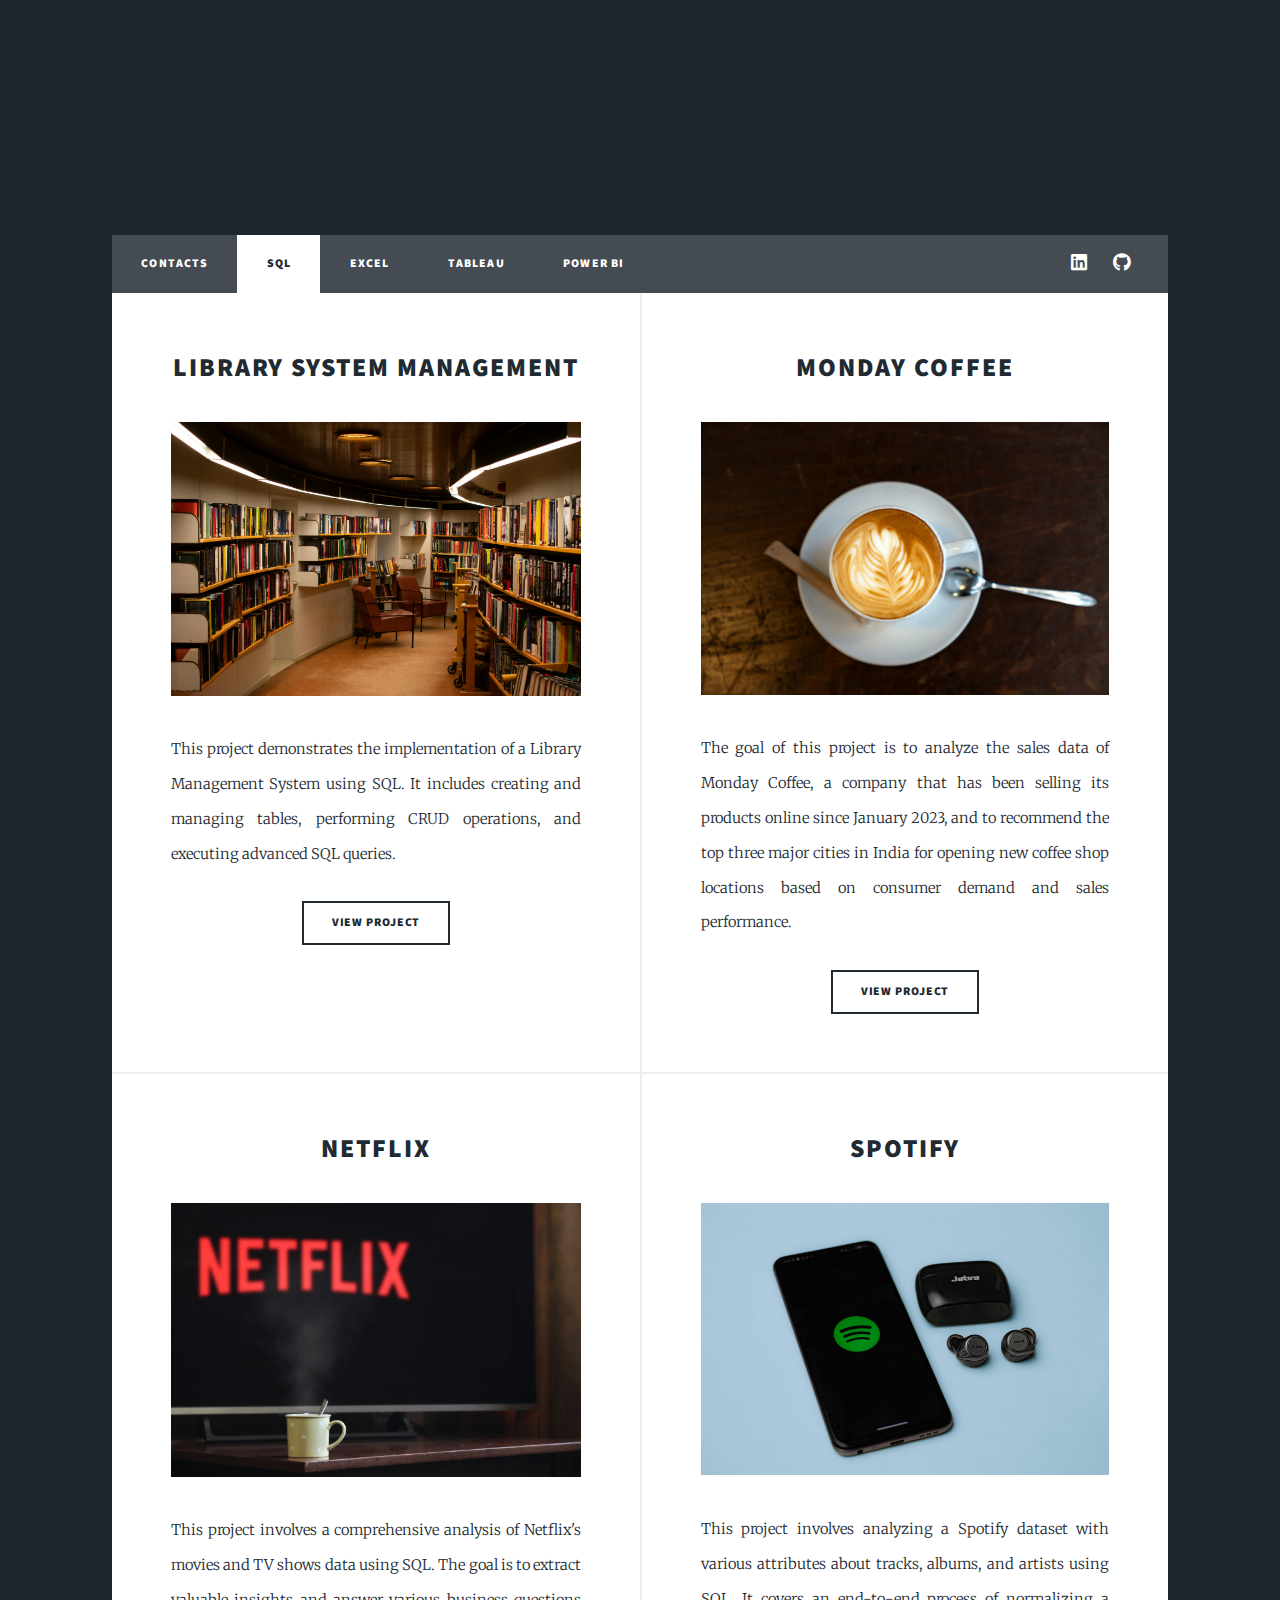
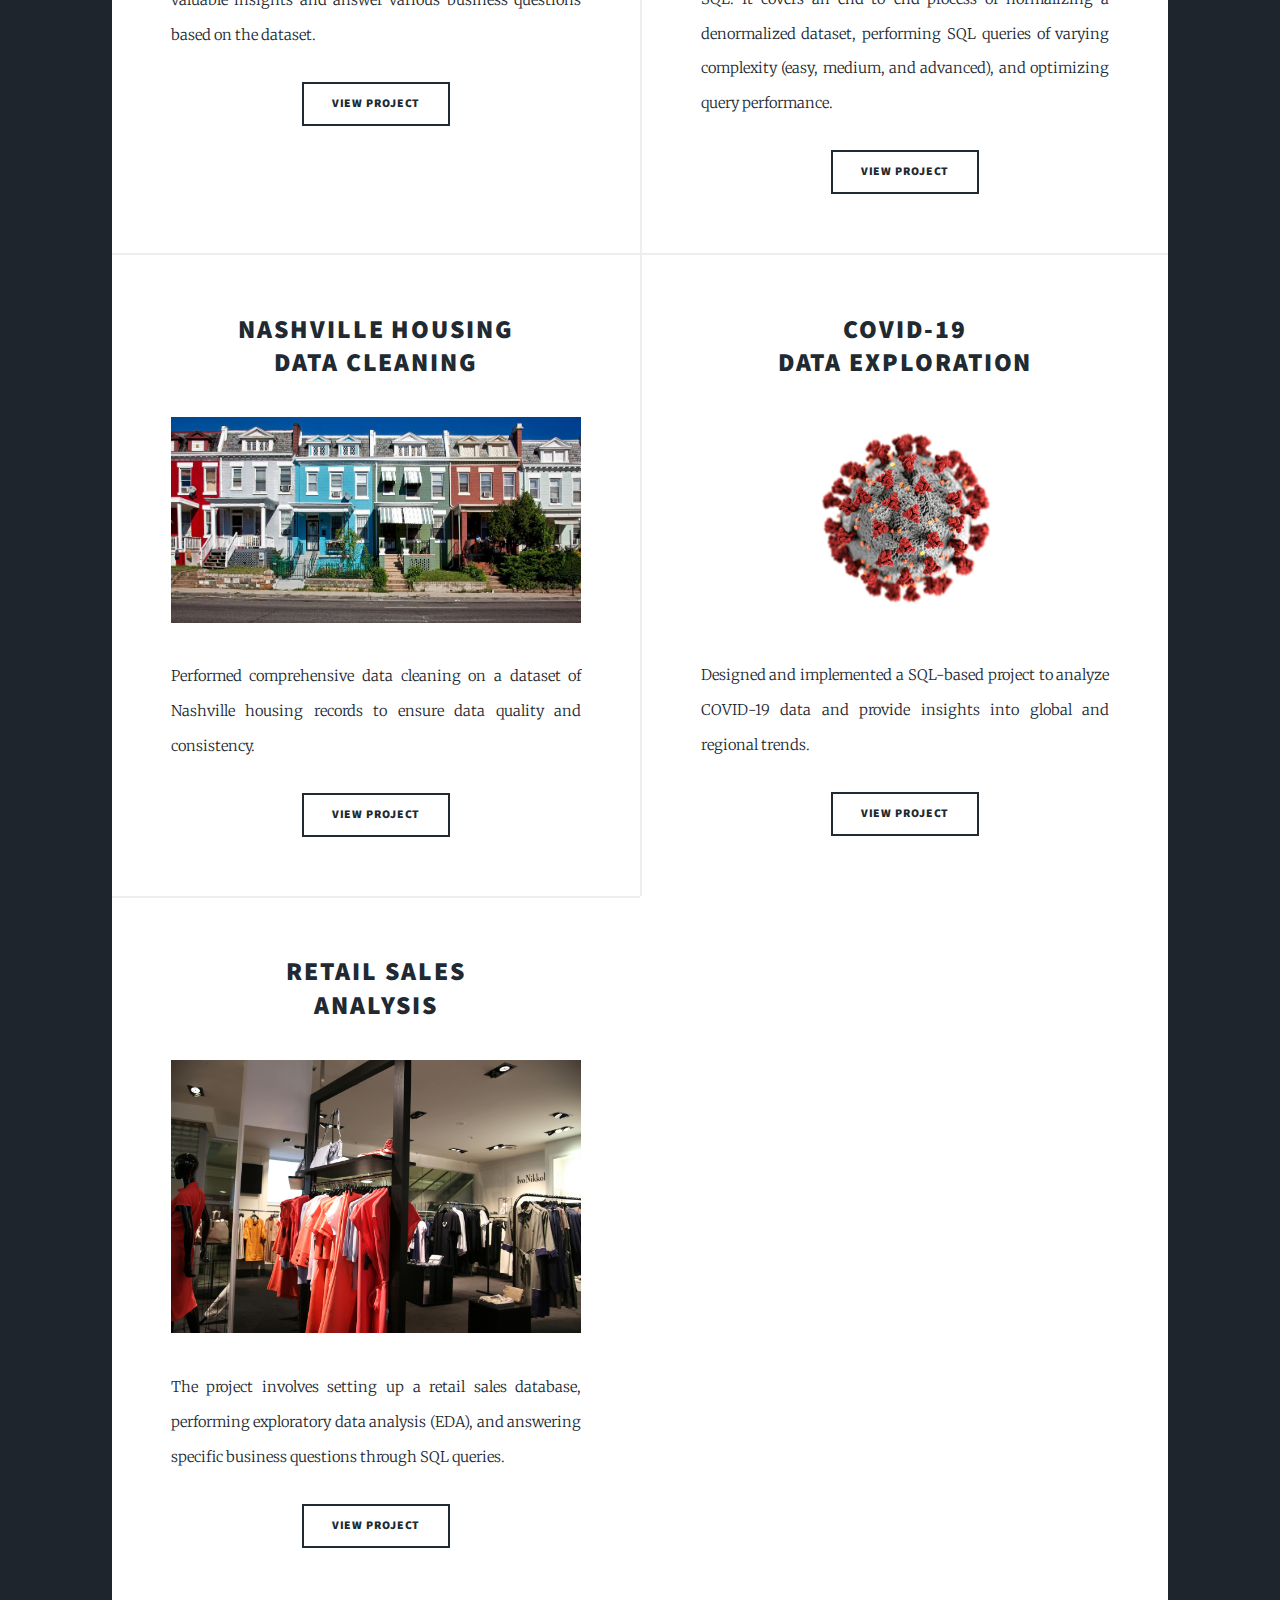
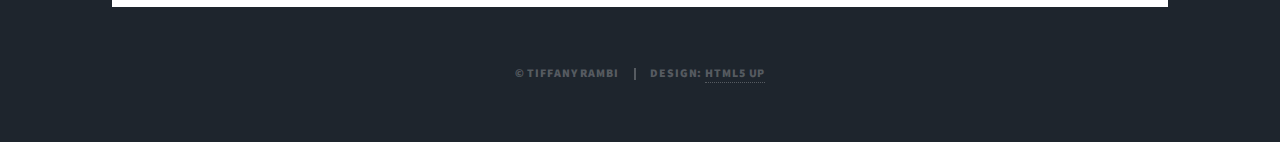
<file: index.html>
<!DOCTYPE HTML>
<!--
	Massively by HTML5 UP
	html5up.net | @ajlkn
	Free for personal and commercial use under the CCA 3.0 license (html5up.net/license)
-->
<html>
	<head>
		<title>Tiffany Rambi</title>
		<meta charset="utf-8" />
		<meta name="viewport" content="width=device-width, initial-scale=1, user-scalable=no" />
		<link rel="stylesheet" href="assets/css/main.css" />
		<noscript><link rel="stylesheet" href="assets/css/noscript.css" /></noscript>
	</head>
	<body class="is-preload">

		<!-- Wrapper -->
			<div>
				<!-- Header -->
					<header id="header">
						<a href="index.html" ></a>
					</header>

				<!-- Nav -->
					<nav id="nav">
						<ul class="links">
							<li><a href="profile.html">Contacts</a></li>
							<li class="active"><a href="index.html">SQL</a></li>
							<li><a href="excel.html">Excel</a></li>
							<li><a href="tableau.html">Tableau</a></li>
							<li><a href="power-bi.html">Power BI</a></li>
							<!-- <li><a href="python.html">Python</a></li> -->
							<!--<li><a href="elements.html">Elements</a></li> -->
						</ul>
						<ul class="icons">
							<li><a href="https://www.linkedin.com/in/tiffanyrambi/" target= "_blank" class="icon brands fa-linkedin"><span class="label">Instagram</span></a></li>
							<li><a href="https://github.com/tiffanyrambi" target= "_blank" class="icon brands fa-github"><span class="label">GitHub</span></a></li>
						</ul>
					</nav>

				<!-- Main -->
					<div id="main">

						<!-- Posts -->
							<section class="posts">
								
								<article>
									<header>
										<h2>Library System Management</h2>
									</header>
									<a class="image fit"><img src="images/library.jpg" alt="" /></a>
									<p>This project demonstrates the implementation of a Library Management System using SQL. It includes creating and managing tables, performing CRUD operations, and executing advanced SQL queries.</p>
									<ul class="actions special">
										<li>
											<a href="https://github.com/tiffanyrambi/Library-System-Management-SQL-Project" target = "_blank" class="button">
												View Project
											</a>
										</li>
									</ul>
								</article>
								<article>
									<header>
										<h2>Monday Coffee</h2>
									</header>
									<a class="image fit"><img src="images/coffee.jpg" alt="" /></a>
									<p>The goal of this project is to analyze the sales data of Monday Coffee, a company that has been selling its products online since January 2023, and to recommend the top three major cities in India for opening new coffee shop locations based on consumer demand and sales performance.</p>
									<ul class="actions special">
										<li>
											<a href="https://github.com/tiffanyrambi/Monday-Coffee-SQL-Project" target = "_blank" class="button">
												View Project
											</a>
										</li>
									</ul>
								</article>
								<article>
									<header>
										<h2>Netflix</h2>
									</header>
									<a class="image fit"><img src="images/netflix.jpg" alt="" /></a>
									<p>This project involves a comprehensive analysis of Netflix's movies and TV shows data using SQL. The goal is to extract valuable insights and answer various business questions based on the dataset. </p>
									<ul class="actions special">
										<li>
											<a href="https://github.com/tiffanyrambi/Netflix-SQL-Project" target = "_blank" class="button">
												View Project
											</a>
										</li>
									</ul>
								</article>
								<article>
									<header>
										<h2>Spotify</h2>
									</header>
									<a class="image fit"><img src="images/spotify1.jpg" alt="" /></a>
									<p>This project involves analyzing a Spotify dataset with various attributes about tracks, albums, and artists using SQL. It covers an end-to-end process of normalizing a denormalized dataset, performing SQL queries of varying complexity (easy, medium, and advanced), and optimizing query performance. </p>
									<ul class="actions special">
										<li>
											<a href="https://github.com/tiffanyrambi/Spotify-SQL-Project" target = "_blank" class="button">
												View Project
											</a>
										</li>
									</ul>
								</article>
								<article>
									<header>
										<h2>Nashville Housing<br />Data Cleaning</h2>
									</header>
									<a class="image fit"><img src="images/house.jpg" alt="" /></a>
									<p>Performed comprehensive data cleaning on a dataset of Nashville housing records to ensure data quality and consistency.</p>
									<ul class="actions special">
										<li><a href="https://github.com/tiffanyrambi/Nashville-Housing-SQL-Project" target= "_blank"class="button">View Project</a></li>
									</ul>
								</article>
								<article>
									<header>
										<h2>Covid-19<br />Data Exploration</h2>
									</header>
									<a class="image fit"><img src="images/covid.png" alt="" /></a>
									<p>Designed and implemented a SQL-based project to analyze COVID-19 data and provide insights into global and regional trends.</p>
									<ul class="actions special">
										<li>
											<a href="https://github.com/tiffanyrambi/Covid-19-SQL-Project" target = "_blank" class="button">
												View Project
											</a>
										</li>
									</ul>
								</article>
								<article>
									<header>
										<h2>Retail Sales<Br/>Analysis</h2>
									</header>
									<a class="image fit"><img src="images/store.jpg" alt="" /></a>
									<p>The project involves setting up a retail sales database, performing exploratory data analysis (EDA), and answering specific business questions through SQL queries.</p>
									<ul class="actions special">
										<li>
											<a href="https://github.com/tiffanyrambi/Retail_Sales_Analysis-SQL-Project" target = "_blank" class="button">
												View Project
											</a>
										</li>
									</ul>
								</article>
							</section>

						<!-- Footer -->
							<!-- <footer>
								<div class="pagination">
									<a href="#" class="previous">Prev</a>
									<a href="#" class="page active">1</a>
									<a href="#" class="page">2</a>
									<a href="#" class="page">3</a>
									<span class="extra">&hellip;</span>
									<a href="#" class="page">8</a>
									<a href="#" class="page">9</a>
									<a href="#" class="page">10</a>
									<a href="#" class="next">Next</a>
								</div>
							</footer> -->

					</div>

				<!-- Footer -->
					

				<!-- Copyright -->
					<div id="copyright">
						<ul><li>&copy; Tiffany Rambi
						</li><li>Design: <a href="https://html5up.net">HTML5 UP</a></li></ul>
					</div>

			</div>

		<!-- Scripts -->
			<script src="assets/js/jquery.min.js"></script>
			<script src="assets/js/jquery.scrollex.min.js"></script>
			<script src="assets/js/jquery.scrolly.min.js"></script>
			<script src="assets/js/browser.min.js"></script>
			<script src="assets/js/breakpoints.min.js"></script>
			<script src="assets/js/util.js"></script>
			<script src="assets/js/main.js"></script>

	</body>
</html>
</file>
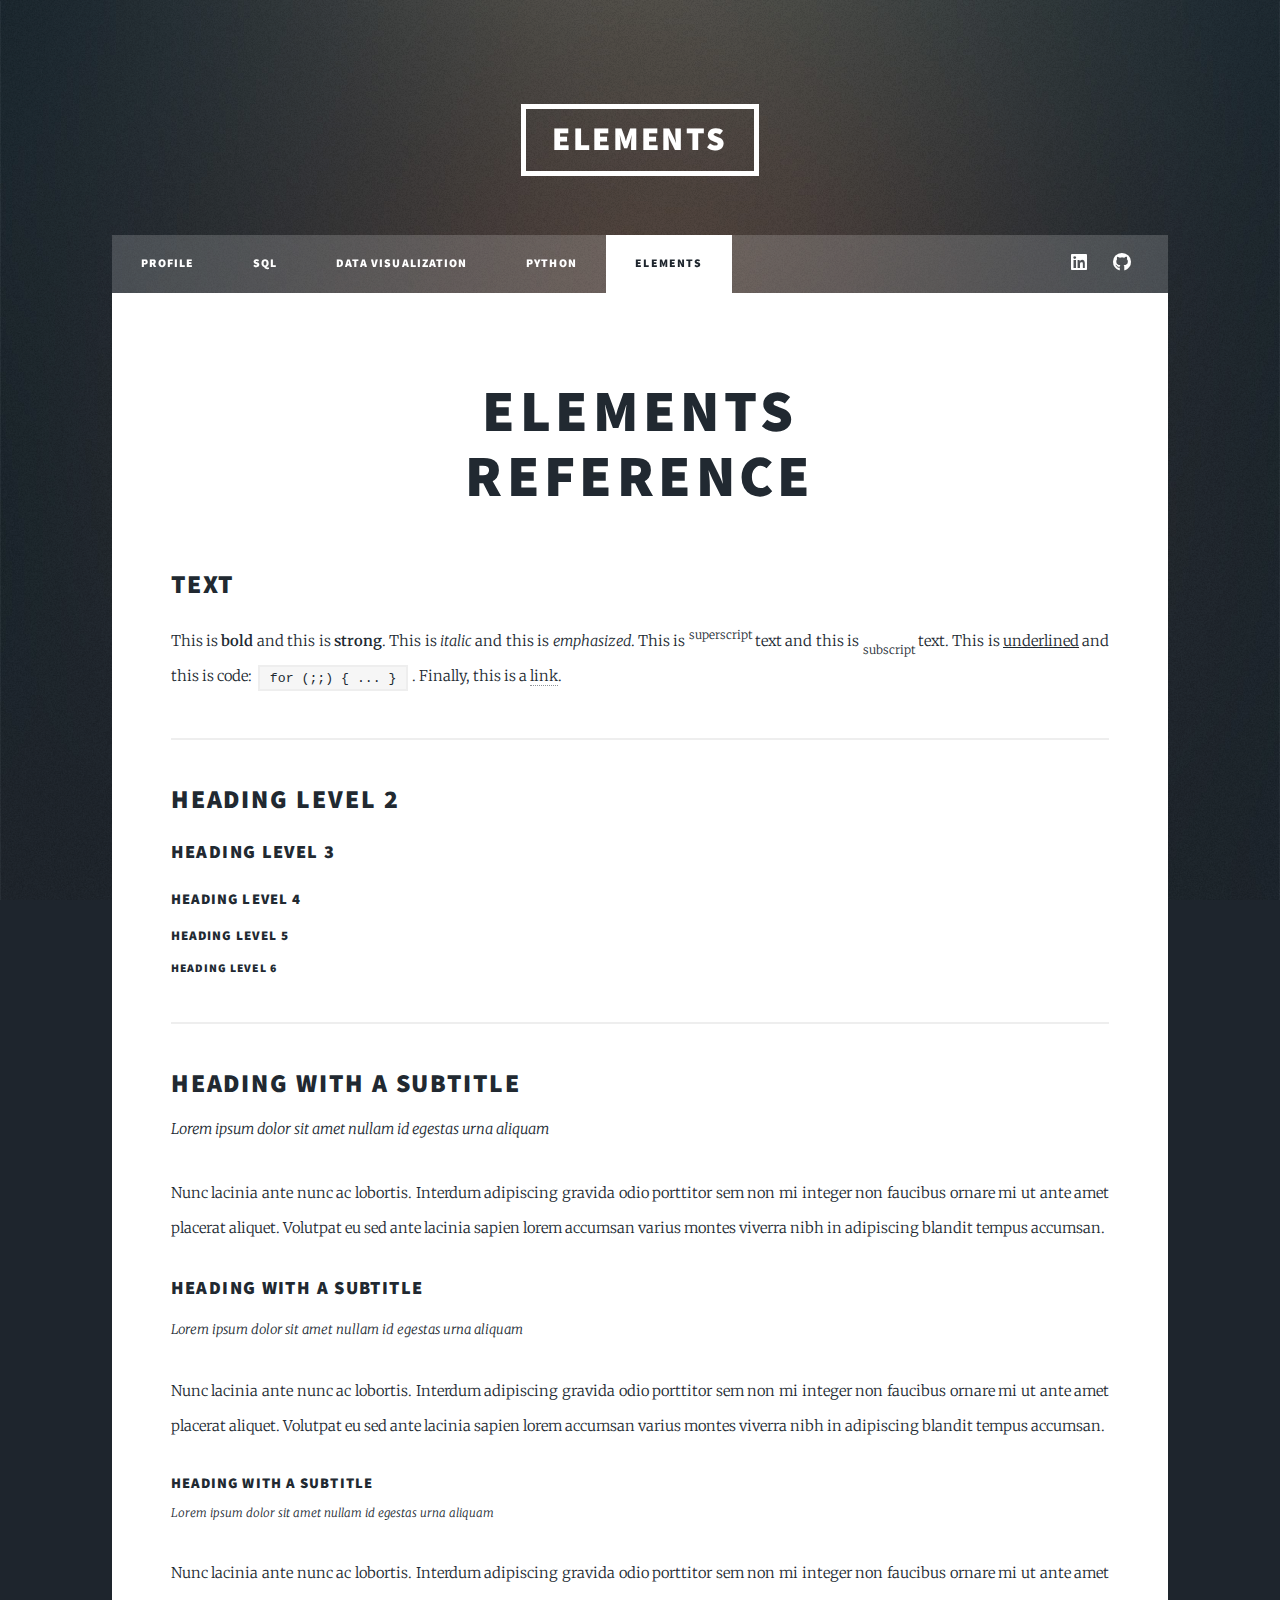
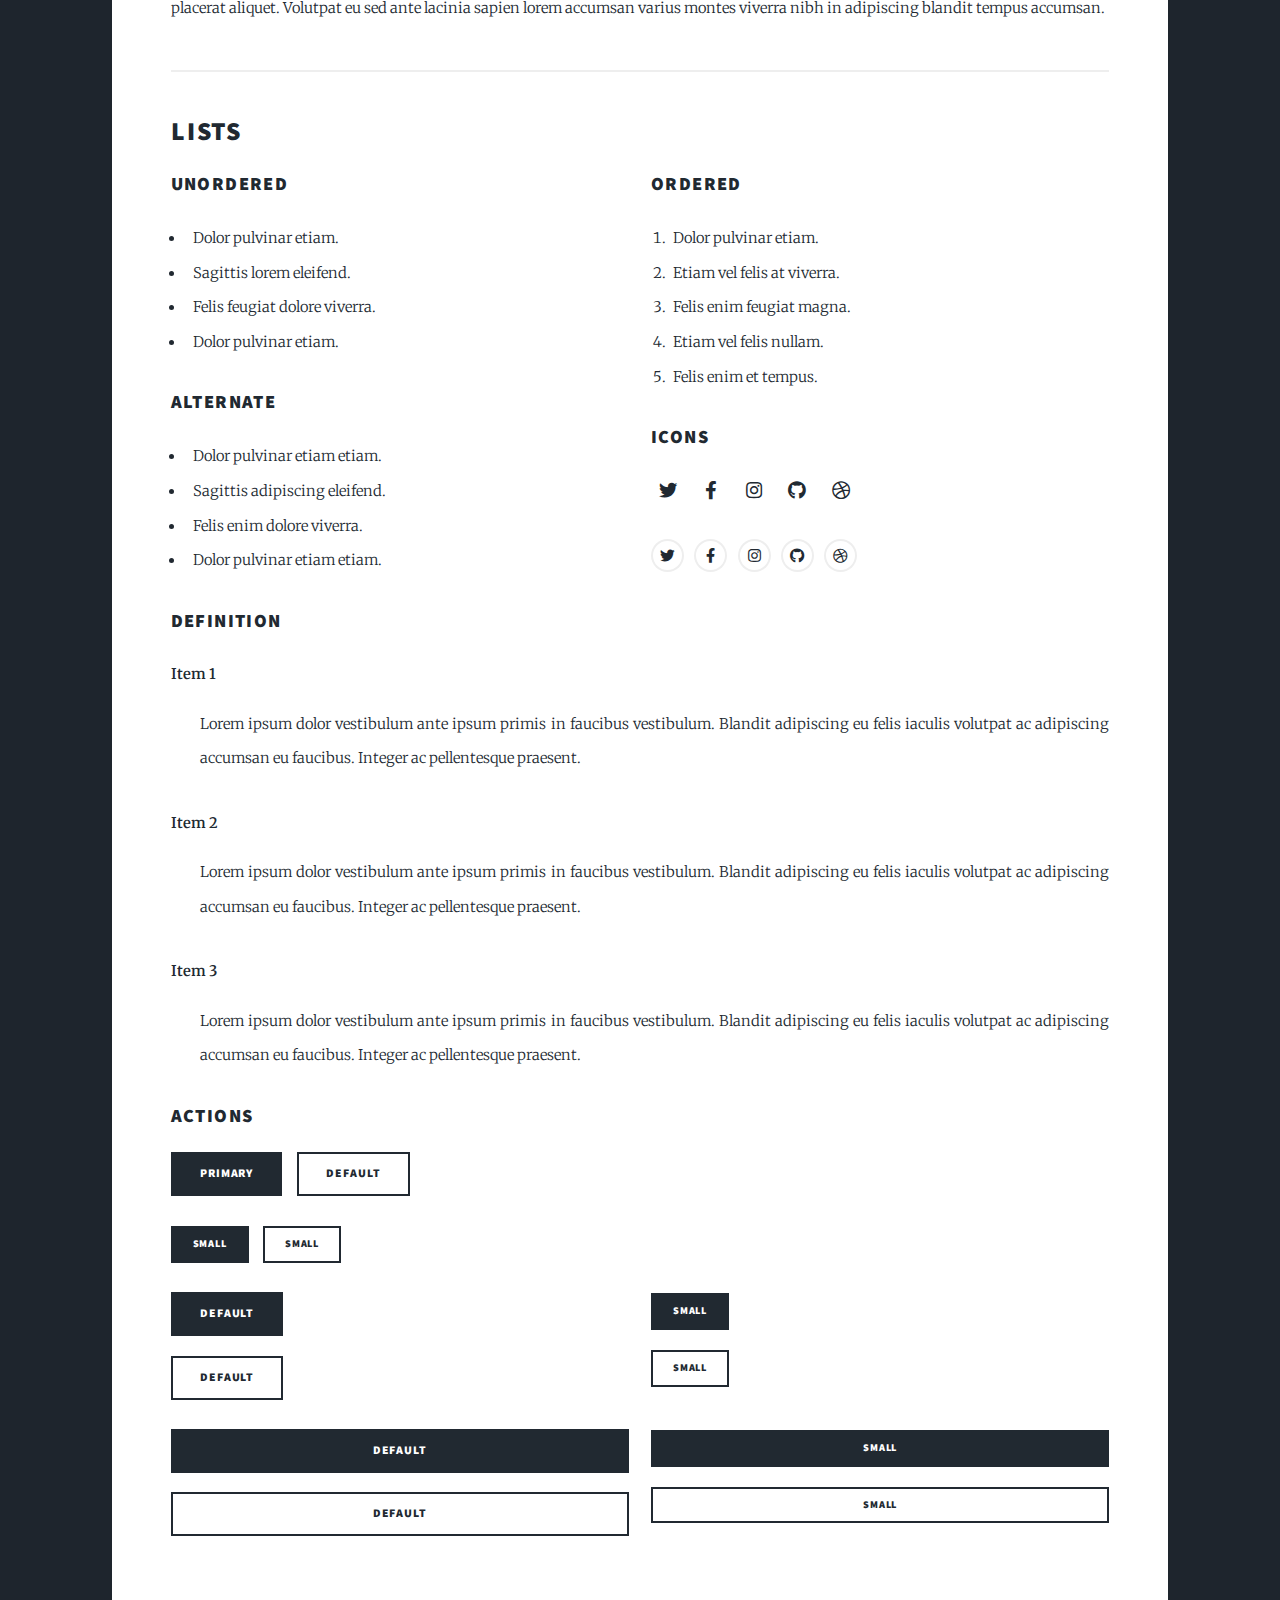
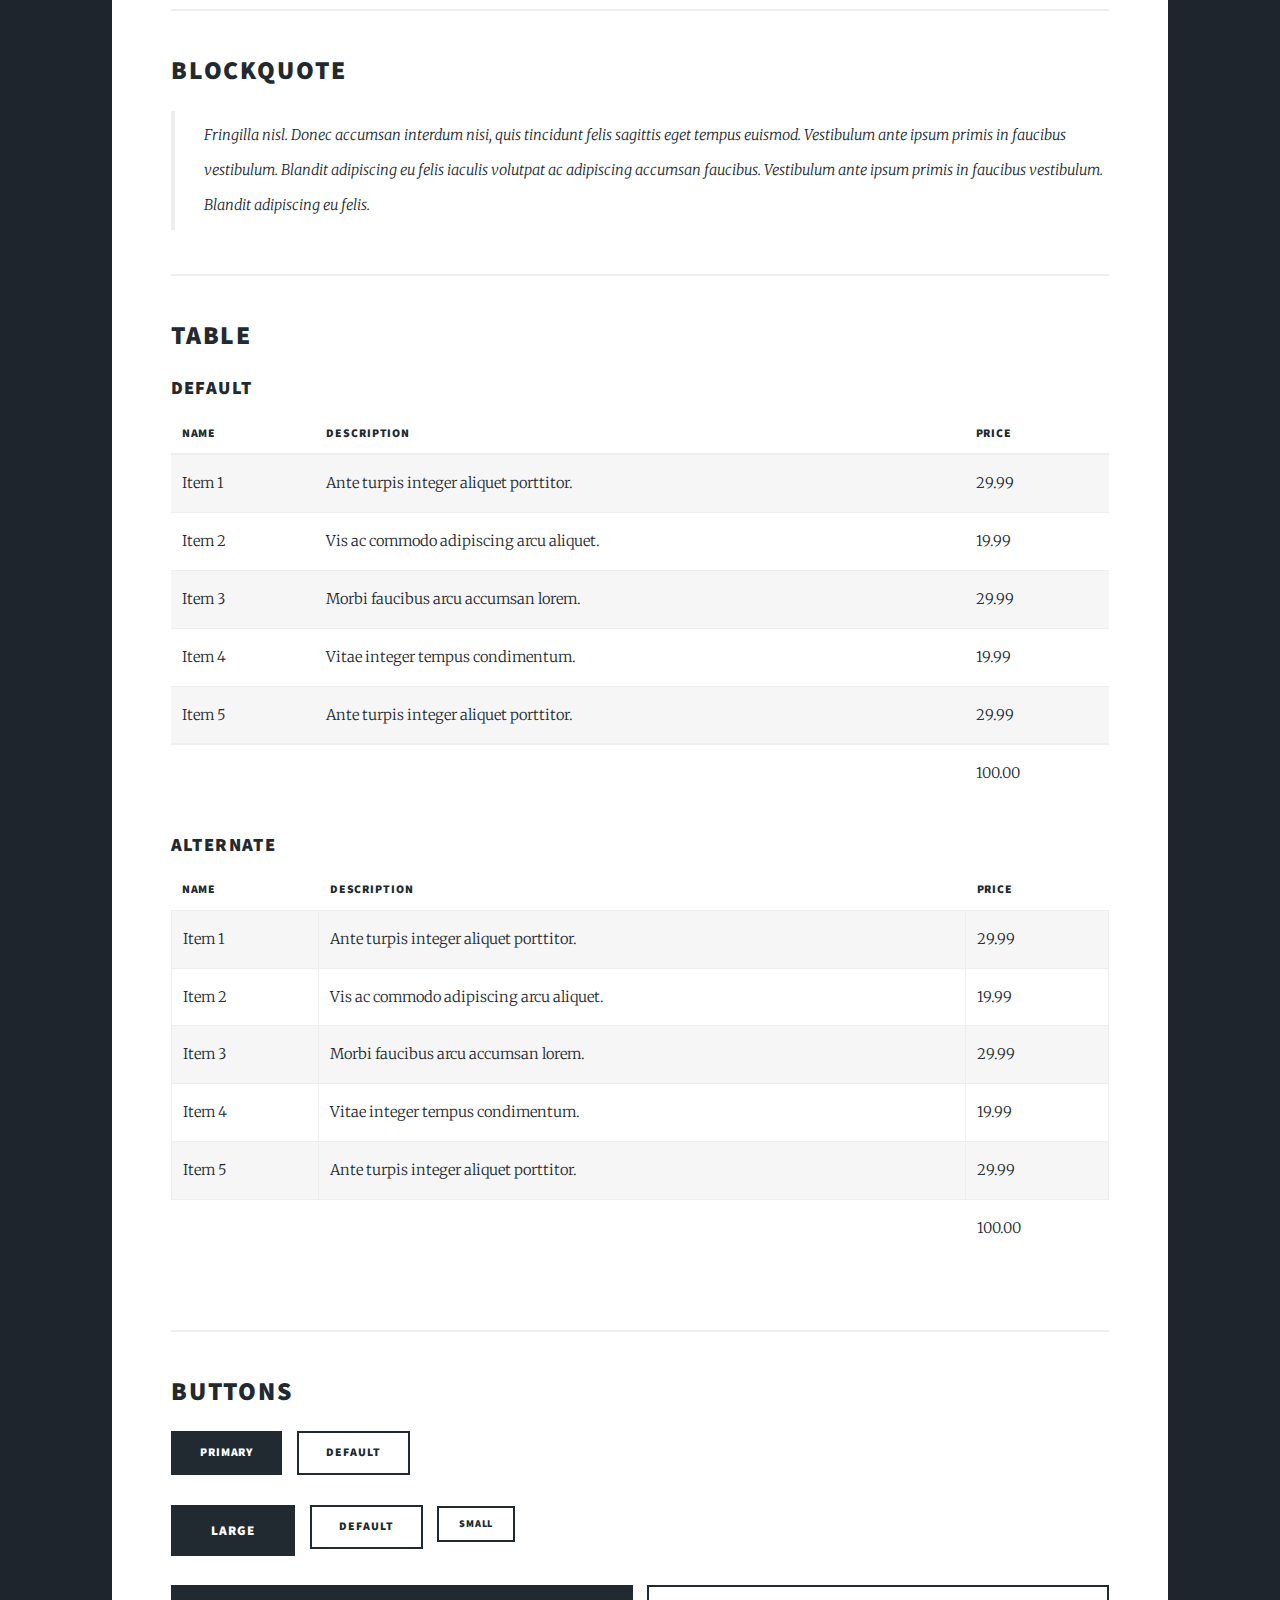
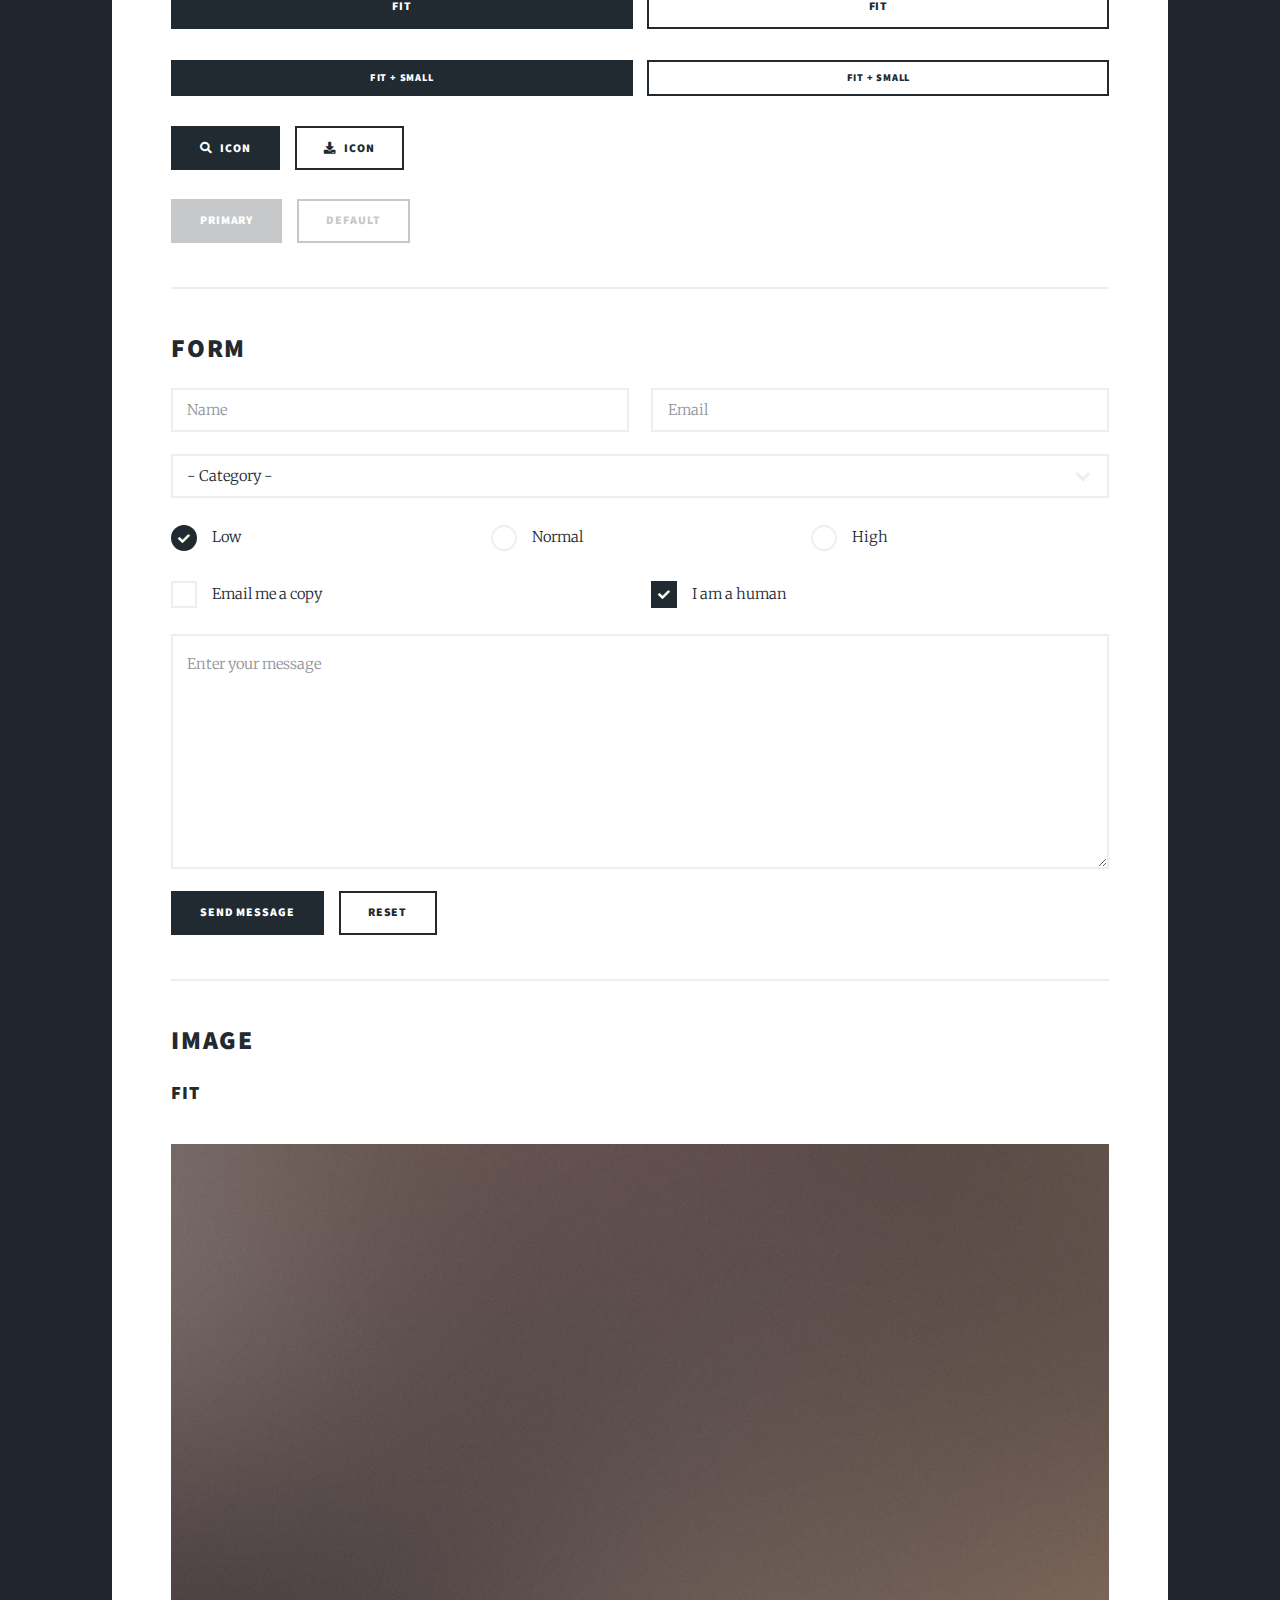
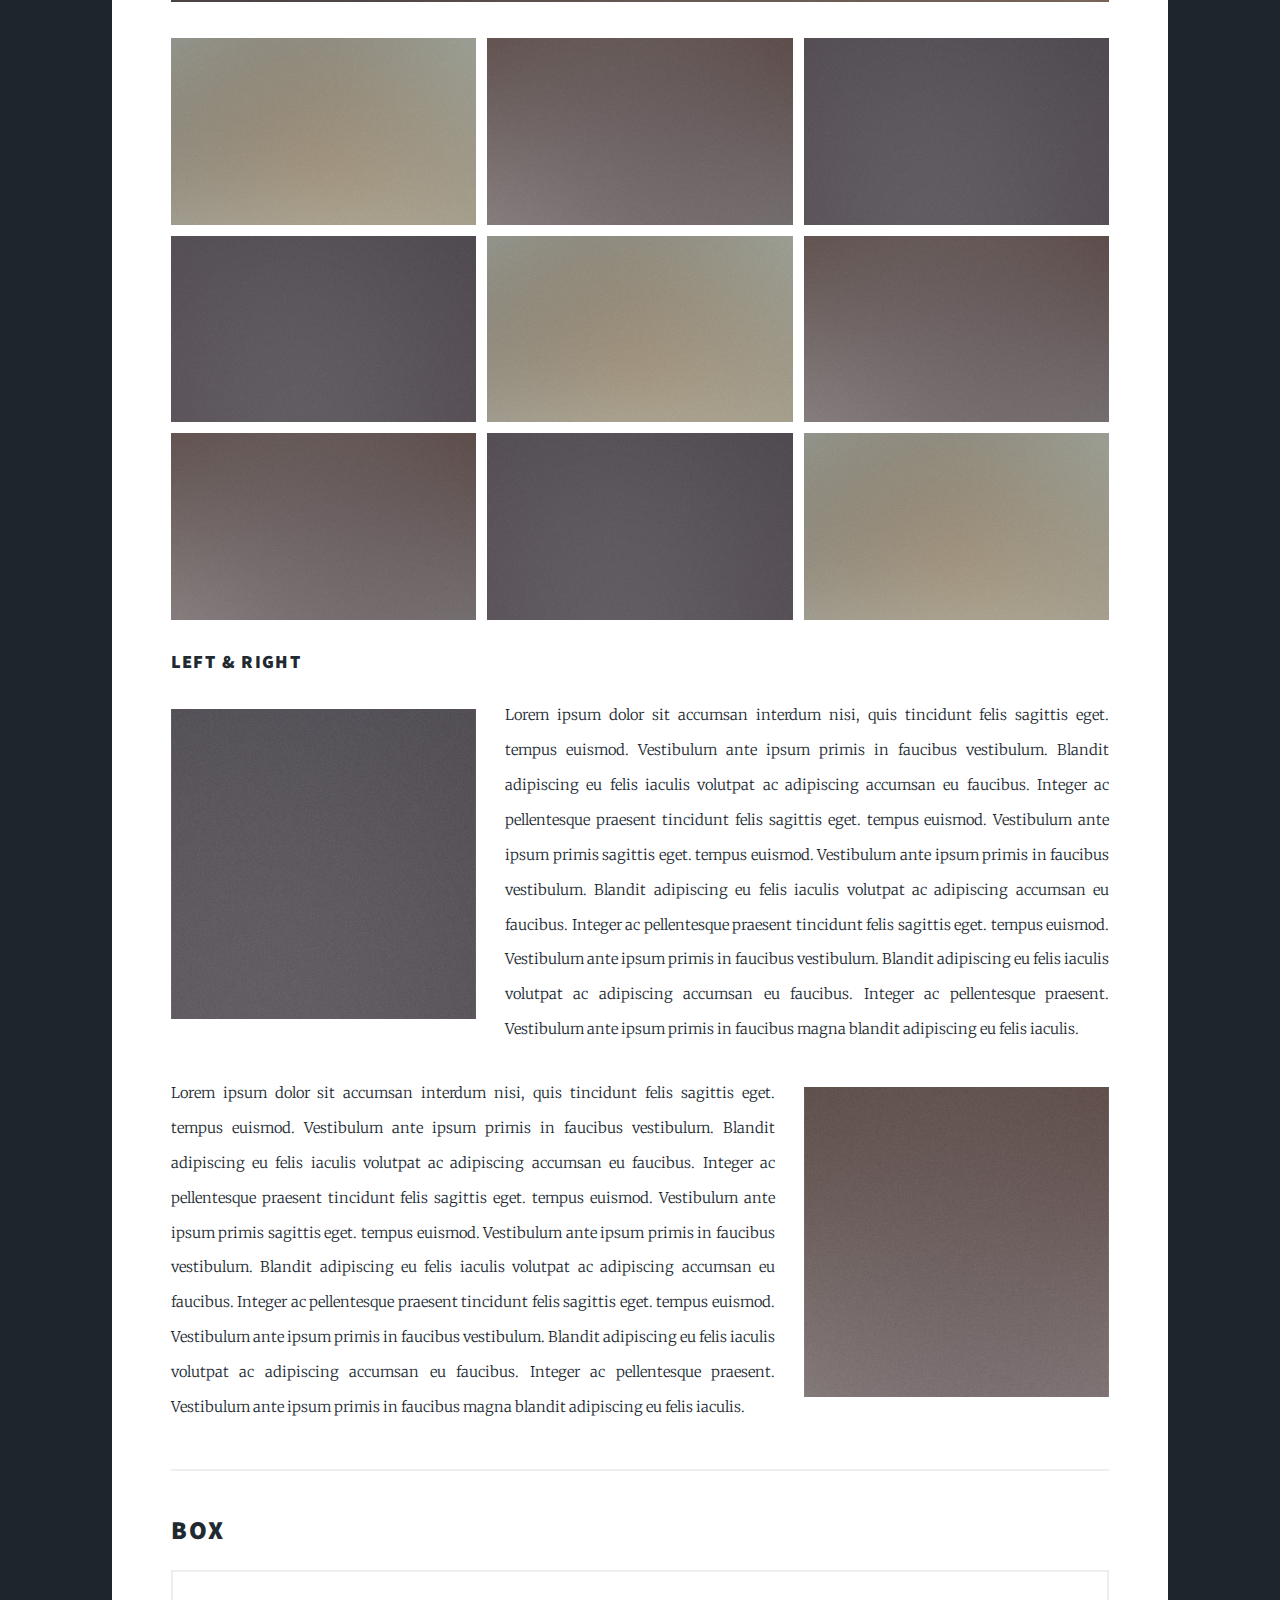
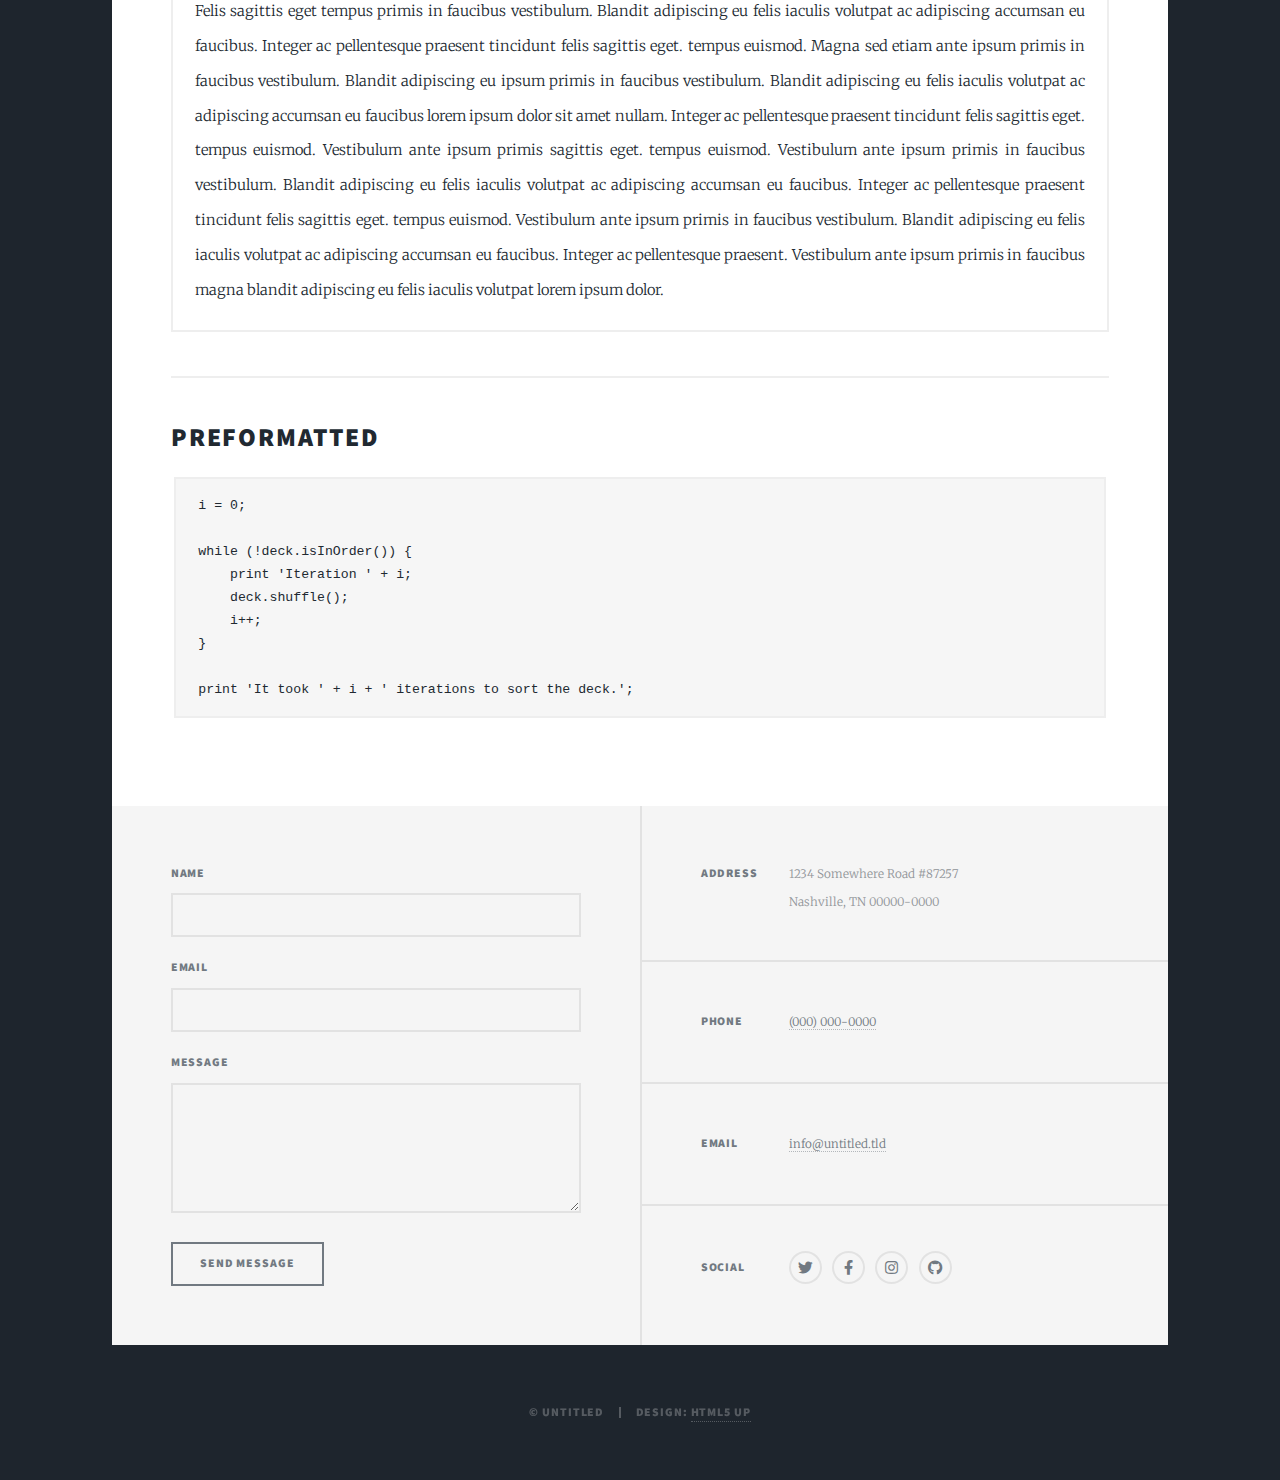
<file: elements.html>
<!DOCTYPE HTML>
<!--
	Massively by HTML5 UP
	html5up.net | @ajlkn
	Free for personal and commercial use under the CCA 3.0 license (html5up.net/license)
-->
<html>
	<head>
		<title>Elements Reference - Massively by HTML5 UP</title>
		<meta charset="utf-8" />
		<meta name="viewport" content="width=device-width, initial-scale=1, user-scalable=no" />
		<link rel="stylesheet" href="assets/css/main.css" />
		<noscript><link rel="stylesheet" href="assets/css/noscript.css" /></noscript>
	</head>
	<body class="is-preload">

		<!-- Wrapper -->
			<div id="wrapper">

				<!-- Header -->
					<header id="header">
						<a href="index.html" class="logo">Elements</a>
					</header>

				<!-- Nav -->
					<nav id="nav">
						<ul class="links">
							<li><a href="profile.html">Profile</a></li>
							<li><a href="index.html">SQL</a></li>
							<li><a href="data-visualization.html">Data Visualization</a></li>
							<li><a href="python.html">Python</a></li>
							<li class="active"><a href="elements.html">Elements</a></li>
						</ul>
						<ul class="icons">
							<li><a href="https://www.linkedin.com/in/tiffany-r-a804b2203/" target= "_blank" class="icon brands fa-linkedin"><span class="label">Instagram</span></a></li>
							<li><a href="https://github.com/tiffanyrambi" target= "_blank" class="icon brands fa-github"><span class="label">GitHub</span></a></li>
						</ul>
					</nav>

				<!-- Main -->
					<div id="main">

						<!-- Post -->
							<section class="post">
								<header class="major">
									<h1>Elements<br />
									Reference</h1>
								</header>

								<!-- Text stuff -->
									<h2>Text</h2>
									<p>This is <b>bold</b> and this is <strong>strong</strong>. This is <i>italic</i> and this is <em>emphasized</em>.
									This is <sup>superscript</sup> text and this is <sub>subscript</sub> text.
									This is <u>underlined</u> and this is code: <code>for (;;) { ... }</code>.
									Finally, this is a <a href="#">link</a>.</p>
									<hr />
									<h2>Heading Level 2</h2>
									<h3>Heading Level 3</h3>
									<h4>Heading Level 4</h4>
									<h5>Heading Level 5</h5>
									<h6>Heading Level 6</h6>
									<hr />
									<header>
										<h2>Heading with a Subtitle</h2>
										<p>Lorem ipsum dolor sit amet nullam id egestas urna aliquam</p>
									</header>
									<p>Nunc lacinia ante nunc ac lobortis. Interdum adipiscing gravida odio porttitor sem non mi integer non faucibus ornare mi ut ante amet placerat aliquet. Volutpat eu sed ante lacinia sapien lorem accumsan varius montes viverra nibh in adipiscing blandit tempus accumsan.</p>
									<header>
										<h3>Heading with a Subtitle</h3>
										<p>Lorem ipsum dolor sit amet nullam id egestas urna aliquam</p>
									</header>
									<p>Nunc lacinia ante nunc ac lobortis. Interdum adipiscing gravida odio porttitor sem non mi integer non faucibus ornare mi ut ante amet placerat aliquet. Volutpat eu sed ante lacinia sapien lorem accumsan varius montes viverra nibh in adipiscing blandit tempus accumsan.</p>
									<header>
										<h4>Heading with a Subtitle</h4>
										<p>Lorem ipsum dolor sit amet nullam id egestas urna aliquam</p>
									</header>
									<p>Nunc lacinia ante nunc ac lobortis. Interdum adipiscing gravida odio porttitor sem non mi integer non faucibus ornare mi ut ante amet placerat aliquet. Volutpat eu sed ante lacinia sapien lorem accumsan varius montes viverra nibh in adipiscing blandit tempus accumsan.</p>

									<hr />

								<!-- Lists -->
									<h2>Lists</h2>
									<div class="row">
										<div class="col-6 col-12-small">

											<h3>Unordered</h3>
											<ul>
												<li>Dolor pulvinar etiam.</li>
												<li>Sagittis lorem eleifend.</li>
												<li>Felis feugiat dolore viverra.</li>
												<li>Dolor pulvinar etiam.</li>
											</ul>

											<h3>Alternate</h3>
											<ul class="alt">
												<li>Dolor pulvinar etiam etiam.</li>
												<li>Sagittis adipiscing eleifend.</li>
												<li>Felis enim dolore viverra.</li>
												<li>Dolor pulvinar etiam etiam.</li>
											</ul>

										</div>
										<div class="col-6 col-12-small">

											<h3>Ordered</h3>
											<ol>
												<li>Dolor pulvinar etiam.</li>
												<li>Etiam vel felis at viverra.</li>
												<li>Felis enim feugiat magna.</li>
												<li>Etiam vel felis nullam.</li>
												<li>Felis enim et tempus.</li>
											</ol>

											<h3>Icons</h3>
											<ul class="icons">
												<li><a href="#" class="icon brands fa-twitter"><span class="label">Twitter</span></a></li>
												<li><a href="#" class="icon brands fa-facebook-f"><span class="label">Facebook</span></a></li>
												<li><a href="#" class="icon brands fa-instagram"><span class="label">Instagram</span></a></li>
												<li><a href="#" class="icon brands fa-github"><span class="label">Github</span></a></li>
												<li><a href="#" class="icon brands fa-dribbble"><span class="label">Dribbble</span></a></li>
											</ul>
											<ul class="icons alt">
												<li><a href="#" class="icon brands alt fa-twitter"><span class="label">Twitter</span></a></li>
												<li><a href="#" class="icon brands alt fa-facebook-f"><span class="label">Facebook</span></a></li>
												<li><a href="#" class="icon brands alt fa-instagram"><span class="label">Instagram</span></a></li>
												<li><a href="#" class="icon brands alt fa-github"><span class="label">Github</span></a></li>
												<li><a href="#" class="icon brands alt fa-dribbble"><span class="label">Dribbble</span></a></li>
											</ul>

										</div>
									</div>
									<h3>Definition</h3>
									<dl>
										<dt>Item 1</dt>
										<dd>
											<p>Lorem ipsum dolor vestibulum ante ipsum primis in faucibus vestibulum. Blandit adipiscing eu felis iaculis volutpat ac adipiscing accumsan eu faucibus. Integer ac pellentesque praesent.</p>
										</dd>
										<dt>Item 2</dt>
										<dd>
											<p>Lorem ipsum dolor vestibulum ante ipsum primis in faucibus vestibulum. Blandit adipiscing eu felis iaculis volutpat ac adipiscing accumsan eu faucibus. Integer ac pellentesque praesent.</p>
										</dd>
										<dt>Item 3</dt>
										<dd>
											<p>Lorem ipsum dolor vestibulum ante ipsum primis in faucibus vestibulum. Blandit adipiscing eu felis iaculis volutpat ac adipiscing accumsan eu faucibus. Integer ac pellentesque praesent.</p>
										</dd>
									</dl>

									<h3>Actions</h3>
									<ul class="actions">
										<li><a href="#" class="button primary">Primary</a></li>
										<li><a href="#" class="button">Default</a></li>
									</ul>
									<ul class="actions small">
										<li><a href="#" class="button primary small">Small</a></li>
										<li><a href="#" class="button small">Small</a></li>
									</ul>
									<div class="row">
										<div class="col-6 col-12-small">
											<ul class="actions stacked">
												<li><a href="#" class="button primary">Default</a></li>
												<li><a href="#" class="button">Default</a></li>
											</ul>
										</div>
										<div class="col-6 col-12-small">
											<ul class="actions stacked">
												<li><a href="#" class="button primary small">Small</a></li>
												<li><a href="#" class="button small">Small</a></li>
											</ul>
										</div>
									</div>
									<div class="row">
										<div class="col-6 col-12-small">
											<ul class="actions stacked">
												<li><a href="#" class="button primary fit">Default</a></li>
												<li><a href="#" class="button fit">Default</a></li>
											</ul>
										</div>
										<div class="col-6 col-12-small">
											<ul class="actions stacked">
												<li><a href="#" class="button primary small fit">Small</a></li>
												<li><a href="#" class="button small fit">Small</a></li>
											</ul>
										</div>
									</div>

									<hr />

								<!-- Blockquote -->
									<h2>Blockquote</h2>
									<blockquote>Fringilla nisl. Donec accumsan interdum nisi, quis tincidunt felis sagittis eget tempus euismod. Vestibulum ante ipsum primis in faucibus vestibulum. Blandit adipiscing eu felis iaculis volutpat ac adipiscing accumsan faucibus. Vestibulum ante ipsum primis in faucibus vestibulum. Blandit adipiscing eu felis.</blockquote>

									<hr />

								<!-- Table -->
									<h2>Table</h2>

									<h3>Default</h3>
									<div class="table-wrapper">
										<table>
											<thead>
												<tr>
													<th>Name</th>
													<th>Description</th>
													<th>Price</th>
												</tr>
											</thead>
											<tbody>
												<tr>
													<td>Item 1</td>
													<td>Ante turpis integer aliquet porttitor.</td>
													<td>29.99</td>
												</tr>
												<tr>
													<td>Item 2</td>
													<td>Vis ac commodo adipiscing arcu aliquet.</td>
													<td>19.99</td>
												</tr>
												<tr>
													<td>Item 3</td>
													<td> Morbi faucibus arcu accumsan lorem.</td>
													<td>29.99</td>
												</tr>
												<tr>
													<td>Item 4</td>
													<td>Vitae integer tempus condimentum.</td>
													<td>19.99</td>
												</tr>
												<tr>
													<td>Item 5</td>
													<td>Ante turpis integer aliquet porttitor.</td>
													<td>29.99</td>
												</tr>
											</tbody>
											<tfoot>
												<tr>
													<td colspan="2"></td>
													<td>100.00</td>
												</tr>
											</tfoot>
										</table>
									</div>

									<h3>Alternate</h3>
									<div class="table-wrapper">
										<table class="alt">
											<thead>
												<tr>
													<th>Name</th>
													<th>Description</th>
													<th>Price</th>
												</tr>
											</thead>
											<tbody>
												<tr>
													<td>Item 1</td>
													<td>Ante turpis integer aliquet porttitor.</td>
													<td>29.99</td>
												</tr>
												<tr>
													<td>Item 2</td>
													<td>Vis ac commodo adipiscing arcu aliquet.</td>
													<td>19.99</td>
												</tr>
												<tr>
													<td>Item 3</td>
													<td> Morbi faucibus arcu accumsan lorem.</td>
													<td>29.99</td>
												</tr>
												<tr>
													<td>Item 4</td>
													<td>Vitae integer tempus condimentum.</td>
													<td>19.99</td>
												</tr>
												<tr>
													<td>Item 5</td>
													<td>Ante turpis integer aliquet porttitor.</td>
													<td>29.99</td>
												</tr>
											</tbody>
											<tfoot>
												<tr>
													<td colspan="2"></td>
													<td>100.00</td>
												</tr>
											</tfoot>
										</table>
									</div>

									<hr />

								<!-- Buttons -->
									<h2>Buttons</h2>
									<ul class="actions">
										<li><a href="#" class="button primary">Primary</a></li>
										<li><a href="#" class="button">Default</a></li>
									</ul>
									<ul class="actions">
										<li><a href="#" class="button primary large">Large</a></li>
										<li><a href="#" class="button">Default</a></li>
										<li><a href="#" class="button small">Small</a></li>
									</ul>
									<ul class="actions fit">
										<li><a href="#" class="button primary fit">Fit</a></li>
										<li><a href="#" class="button fit">Fit</a></li>
									</ul>
									<ul class="actions fit small">
										<li><a href="#" class="button primary fit small">Fit + Small</a></li>
										<li><a href="#" class="button fit small">Fit + Small</a></li>
									</ul>
									<ul class="actions">
										<li><a href="#" class="button primary icon solid fa-search">Icon</a></li>
										<li><a href="#" class="button icon solid fa-download">Icon</a></li>
									</ul>
									<ul class="actions">
										<li><span class="button primary disabled">Primary</span></li>
										<li><span class="button disabled">Default</span></li>
									</ul>

									<hr />

								<!-- Form -->
									<h2>Form</h2>

									<form method="post" action="#">
										<div class="row gtr-uniform">
											<div class="col-6 col-12-xsmall">
												<input type="text" name="demo-name" id="demo-name" value="" placeholder="Name" />
											</div>
											<div class="col-6 col-12-xsmall">
												<input type="email" name="demo-email" id="demo-email" value="" placeholder="Email" />
											</div>
											<!-- Break -->
											<div class="col-12">
												<select name="demo-category" id="demo-category">
													<option value="">- Category -</option>
													<option value="1">Manufacturing</option>
													<option value="1">Shipping</option>
													<option value="1">Administration</option>
													<option value="1">Human Resources</option>
												</select>
											</div>
											<!-- Break -->
											<div class="col-4 col-12-small">
												<input type="radio" id="demo-priority-low" name="demo-priority" checked>
												<label for="demo-priority-low">Low</label>
											</div>
											<div class="col-4 col-12-small">
												<input type="radio" id="demo-priority-normal" name="demo-priority">
												<label for="demo-priority-normal">Normal</label>
											</div>
											<div class="col-4 col-12-small">
												<input type="radio" id="demo-priority-high" name="demo-priority">
												<label for="demo-priority-high">High</label>
											</div>
											<!-- Break -->
											<div class="col-6 col-12-small">
												<input type="checkbox" id="demo-copy" name="demo-copy">
												<label for="demo-copy">Email me a copy</label>
											</div>
											<div class="col-6 col-12-small">
												<input type="checkbox" id="demo-human" name="demo-human" checked>
												<label for="demo-human">I am a human</label>
											</div>
											<!-- Break -->
											<div class="col-12">
												<textarea name="demo-message" id="demo-message" placeholder="Enter your message" rows="6"></textarea>
											</div>
											<!-- Break -->
											<div class="col-12">
												<ul class="actions">
													<li><input type="submit" value="Send Message" class="primary" /></li>
													<li><input type="reset" value="Reset" /></li>
												</ul>
											</div>
										</div>
									</form>

									<hr />

								<!-- Image -->
									<h2>Image</h2>

									<h3>Fit</h3>
									<span class="image fit"><img src="images/pic01.jpg" alt="" /></span>
									<div class="box alt">
										<div class="row gtr-50 gtr-uniform">
											<div class="col-4"><span class="image fit"><img src="images/pic02.jpg" alt="" /></span></div>
											<div class="col-4"><span class="image fit"><img src="images/pic03.jpg" alt="" /></span></div>
											<div class="col-4"><span class="image fit"><img src="images/pic04.jpg" alt="" /></span></div>
											<!-- Break -->
											<div class="col-4"><span class="image fit"><img src="images/pic04.jpg" alt="" /></span></div>
											<div class="col-4"><span class="image fit"><img src="images/pic02.jpg" alt="" /></span></div>
											<div class="col-4"><span class="image fit"><img src="images/pic03.jpg" alt="" /></span></div>
											<!-- Break -->
											<div class="col-4"><span class="image fit"><img src="images/pic03.jpg" alt="" /></span></div>
											<div class="col-4"><span class="image fit"><img src="images/pic04.jpg" alt="" /></span></div>
											<div class="col-4"><span class="image fit"><img src="images/pic02.jpg" alt="" /></span></div>
										</div>
									</div>

									<h3>Left &amp; Right</h3>
									<p><span class="image left"><img src="images/pic08.jpg" alt="" /></span>Lorem ipsum dolor sit accumsan interdum nisi, quis tincidunt felis sagittis eget. tempus euismod. Vestibulum ante ipsum primis in faucibus vestibulum. Blandit adipiscing eu felis iaculis volutpat ac adipiscing accumsan eu faucibus. Integer ac pellentesque praesent tincidunt felis sagittis eget. tempus euismod. Vestibulum ante ipsum primis sagittis eget. tempus euismod. Vestibulum ante ipsum primis in faucibus vestibulum. Blandit adipiscing eu felis iaculis volutpat ac adipiscing accumsan eu faucibus. Integer ac pellentesque praesent tincidunt felis sagittis eget. tempus euismod. Vestibulum ante ipsum primis in faucibus vestibulum. Blandit adipiscing eu felis iaculis volutpat ac adipiscing accumsan eu faucibus. Integer ac pellentesque praesent. Vestibulum ante ipsum primis in faucibus magna blandit adipiscing eu felis iaculis.</p>
									<p><span class="image right"><img src="images/pic09.jpg" alt="" /></span>Lorem ipsum dolor sit accumsan interdum nisi, quis tincidunt felis sagittis eget. tempus euismod. Vestibulum ante ipsum primis in faucibus vestibulum. Blandit adipiscing eu felis iaculis volutpat ac adipiscing accumsan eu faucibus. Integer ac pellentesque praesent tincidunt felis sagittis eget. tempus euismod. Vestibulum ante ipsum primis sagittis eget. tempus euismod. Vestibulum ante ipsum primis in faucibus vestibulum. Blandit adipiscing eu felis iaculis volutpat ac adipiscing accumsan eu faucibus. Integer ac pellentesque praesent tincidunt felis sagittis eget. tempus euismod. Vestibulum ante ipsum primis in faucibus vestibulum. Blandit adipiscing eu felis iaculis volutpat ac adipiscing accumsan eu faucibus. Integer ac pellentesque praesent. Vestibulum ante ipsum primis in faucibus magna blandit adipiscing eu felis iaculis.</p>

									<hr />

								<!-- Box -->
									<h2>Box</h2>
									<div class="box">
										<p>Felis sagittis eget tempus primis in faucibus vestibulum. Blandit adipiscing eu felis iaculis volutpat ac adipiscing accumsan eu faucibus. Integer ac pellentesque praesent tincidunt felis sagittis eget. tempus euismod. Magna sed etiam ante ipsum primis in faucibus vestibulum. Blandit adipiscing eu ipsum primis in faucibus vestibulum. Blandit adipiscing eu felis iaculis volutpat ac adipiscing accumsan eu faucibus lorem ipsum dolor sit amet nullam. Integer ac pellentesque praesent tincidunt felis sagittis eget. tempus euismod. Vestibulum ante ipsum primis sagittis eget. tempus euismod. Vestibulum ante ipsum primis in faucibus vestibulum. Blandit adipiscing eu felis iaculis volutpat ac adipiscing accumsan eu faucibus. Integer ac pellentesque praesent tincidunt felis sagittis eget. tempus euismod. Vestibulum ante ipsum primis in faucibus vestibulum. Blandit adipiscing eu felis iaculis volutpat ac adipiscing accumsan eu faucibus. Integer ac pellentesque praesent. Vestibulum ante ipsum primis in faucibus magna blandit adipiscing eu felis iaculis volutpat lorem ipsum dolor.</p>
									</div>

									<hr />

								<!-- Preformatted Code -->
									<h2>Preformatted</h2>
									<pre><code>i = 0;

while (!deck.isInOrder()) {
    print 'Iteration ' + i;
    deck.shuffle();
    i++;
}

print 'It took ' + i + ' iterations to sort the deck.';
</code></pre>

							</section>

					</div>

				<!-- Footer -->
					<footer id="footer">
						<section>
							<form method="post" action="#">
								<div class="fields">
									<div class="field">
										<label for="name">Name</label>
										<input type="text" name="name" id="name" />
									</div>
									<div class="field">
										<label for="email">Email</label>
										<input type="text" name="email" id="email" />
									</div>
									<div class="field">
										<label for="message">Message</label>
										<textarea name="message" id="message" rows="3"></textarea>
									</div>
								</div>
								<ul class="actions">
									<li><input type="submit" value="Send Message" /></li>
								</ul>
							</form>
						</section>
						<section class="split contact">
							<section class="alt">
								<h3>Address</h3>
								<p>1234 Somewhere Road #87257<br />
								Nashville, TN 00000-0000</p>
							</section>
							<section>
								<h3>Phone</h3>
								<p><a href="#">(000) 000-0000</a></p>
							</section>
							<section>
								<h3>Email</h3>
								<p><a href="#">info@untitled.tld</a></p>
							</section>
							<section>
								<h3>Social</h3>
								<ul class="icons alt">
									<li><a href="#" class="icon brands alt fa-twitter"><span class="label">Twitter</span></a></li>
									<li><a href="#" class="icon brands alt fa-facebook-f"><span class="label">Facebook</span></a></li>
									<li><a href="#" class="icon brands alt fa-instagram"><span class="label">Instagram</span></a></li>
									<li><a href="#" class="icon brands alt fa-github"><span class="label">GitHub</span></a></li>
								</ul>
							</section>
						</section>
					</footer>

				<!-- Copyright -->
					<div id="copyright">
						<ul><li>&copy; Untitled</li><li>Design: <a href="https://html5up.net">HTML5 UP</a></li></ul>
					</div>

			</div>

		<!-- Scripts -->
			<script src="assets/js/jquery.min.js"></script>
			<script src="assets/js/jquery.scrollex.min.js"></script>
			<script src="assets/js/jquery.scrolly.min.js"></script>
			<script src="assets/js/browser.min.js"></script>
			<script src="assets/js/breakpoints.min.js"></script>
			<script src="assets/js/util.js"></script>
			<script src="assets/js/main.js"></script>

	</body>
</html>
</file>
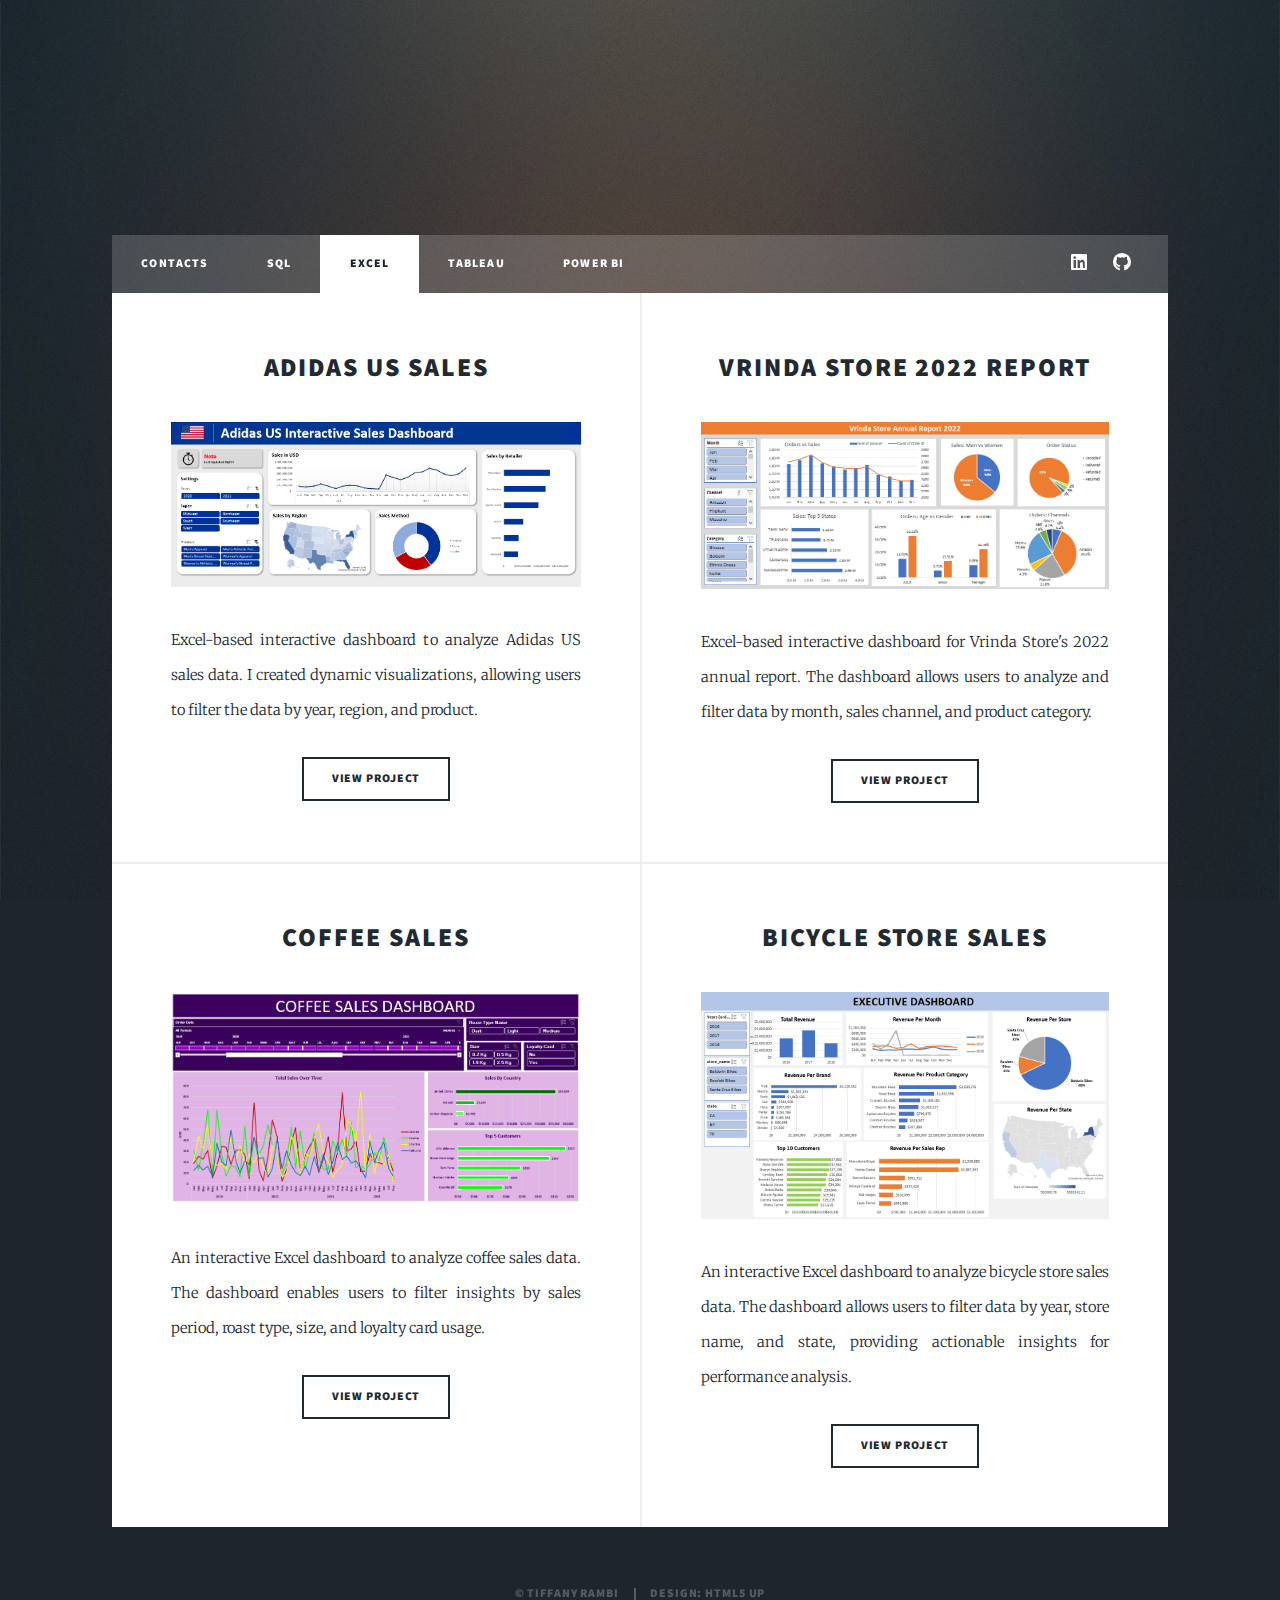
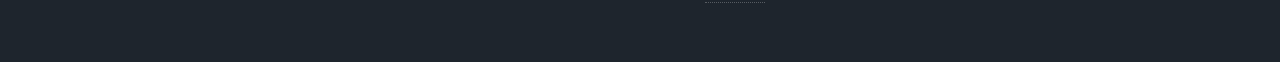
<file: excel.html>
<!DOCTYPE HTML>

<html>
	<head>
		<title>Tiffany Rambi - Excel</title>
		<meta charset="utf-8" />
		<meta name="viewport" content="width=device-width, initial-scale=1, user-scalable=no" />
		<link rel="stylesheet" href="assets/css/main.css" />
		<noscript><link rel="stylesheet" href="assets/css/noscript.css" /></noscript>
	</head>
	<body class="is-preload">

		<!-- Wrapper -->
			<div id="wrapper">

				<!-- Header -->
					<header id="header">
						<a href="index.html"></a>
					</header>

				<!-- Nav -->
					<nav id="nav">
						<ul class="links">
							<li><a href="profile.html">Contacts</a></li>
							<li><a href="index.html">SQL</a></li>
							<li class="active"><a href="excel.html">Excel</a></li>
							<li><a href="tableau.html">Tableau</a></li>
							<li><a href="power-bi.html">Power BI</a></li>
							<!-- <li><a href="python.html">Python</a></li>
							<li><a href="elements.html">Elements</a></li> -->
						</ul>
						<ul class="icons">
							<li><a href="https://www.linkedin.com/in/tiffanyrambi/" target= "_blank" class="icon brands fa-linkedin"><span class="label">Instagram</span></a></li>
							<li><a href="https://github.com/tiffanyrambi" target= "_blank" class="icon brands fa-github"><span class="label">GitHub</span></a></li>
						</ul>
					</nav>

				<!-- Main -->
					<div id="main">

						<!-- Post -->
							<section class="posts">
								<article>
									<header>
										<h2>Adidas US Sales</h2>
									</header>
									<a href="https://github.com/user-attachments/assets/e3190714-e3f8-4450-aed3-c250f3bff134" target = "_blank" class="image fit"><img src="images/adidas.png" alt="" /></a>
									<p>Excel-based interactive dashboard to analyze Adidas US sales data. I created dynamic visualizations, allowing users to filter the data by year, region, and product.</p>
									<ul class="actions special">
										<li><a href="https://github.com/tiffanyrambi/Excel-Data-Analysis-Projects" target = "_blank" class="button">View Project</a></li>
									</ul>
								</article>
								<article>
									<header>
										<h2>Vrinda Store 2022 Report</h2>
									</header>
									<a href="https://github.com/user-attachments/assets/27a7628b-6ac1-47f3-9b0d-2d8492ebc8b9" target = "_blank" class="image fit"><img src="images/Vrinda-Store.png" alt="" /></a>
									<p>Excel-based interactive dashboard for Vrinda Store's 2022 annual report. The dashboard allows users to analyze and filter data by month, sales channel, and product category. </p>
									<ul class="actions special">
										<li><a href="https://github.com/tiffanyrambi/Excel-Data-Analysis-Projects" target = "_blank" class="button">View Project</a></li>
									</ul>
								</article>
								<article>
									<header>
										<h2>Coffee Sales</h2>
									</header>
									<a href="https://github.com/user-attachments/assets/c2de94aa-0486-42f1-a8d2-fa1f9abb17b4" target = "_blank" class="image fit"><img src="images/coffee-sales.png" alt="" /></a>
									<p>An interactive Excel dashboard to analyze coffee sales data. The dashboard enables users to filter insights by sales period, roast type, size, and loyalty card usage.</p>
									<ul class="actions special">
										<li><a href="https://github.com/tiffanyrambi/Excel-Data-Analysis-Projects" target = "_blank" class="button">View Project</a></li>
									</ul>
								</article>
								<article>
									<header>
										<h2>Bicycle Store Sales</h2>
									</header>
									<a href="https://github.com/user-attachments/assets/3c084098-9755-449d-81ab-71dfef073897" target = "_blank" class="image fit"><img src="images/Bike-Store.png" alt="" /></a>
									<p>An interactive Excel dashboard to analyze bicycle store sales data. The dashboard allows users to filter data by year, store name, and state, providing actionable insights for performance analysis. </p>
									<ul class="actions special">
										<li><a href="https://github.com/tiffanyrambi/Excel-Data-Analysis-Projects" target = "_blank" class="button">View Project</a></li>
									</ul>
								</article>
							</section>

					</div>

				<!-- Footer -->
					

				<!-- Copyright -->
					<div id="copyright">
						<ul><li>&copy; Tiffany Rambi</li><li>Design: <a href="https://html5up.net">HTML5 UP</a></li></ul>
					</div>

			</div>

		<!-- Scripts -->
			<script src="assets/js/jquery.min.js"></script>
			<script src="assets/js/jquery.scrollex.min.js"></script>
			<script src="assets/js/jquery.scrolly.min.js"></script>
			<script src="assets/js/browser.min.js"></script>
			<script src="assets/js/breakpoints.min.js"></script>
			<script src="assets/js/util.js"></script>
			<script src="assets/js/main.js"></script>

	</body>
</html>
</file>
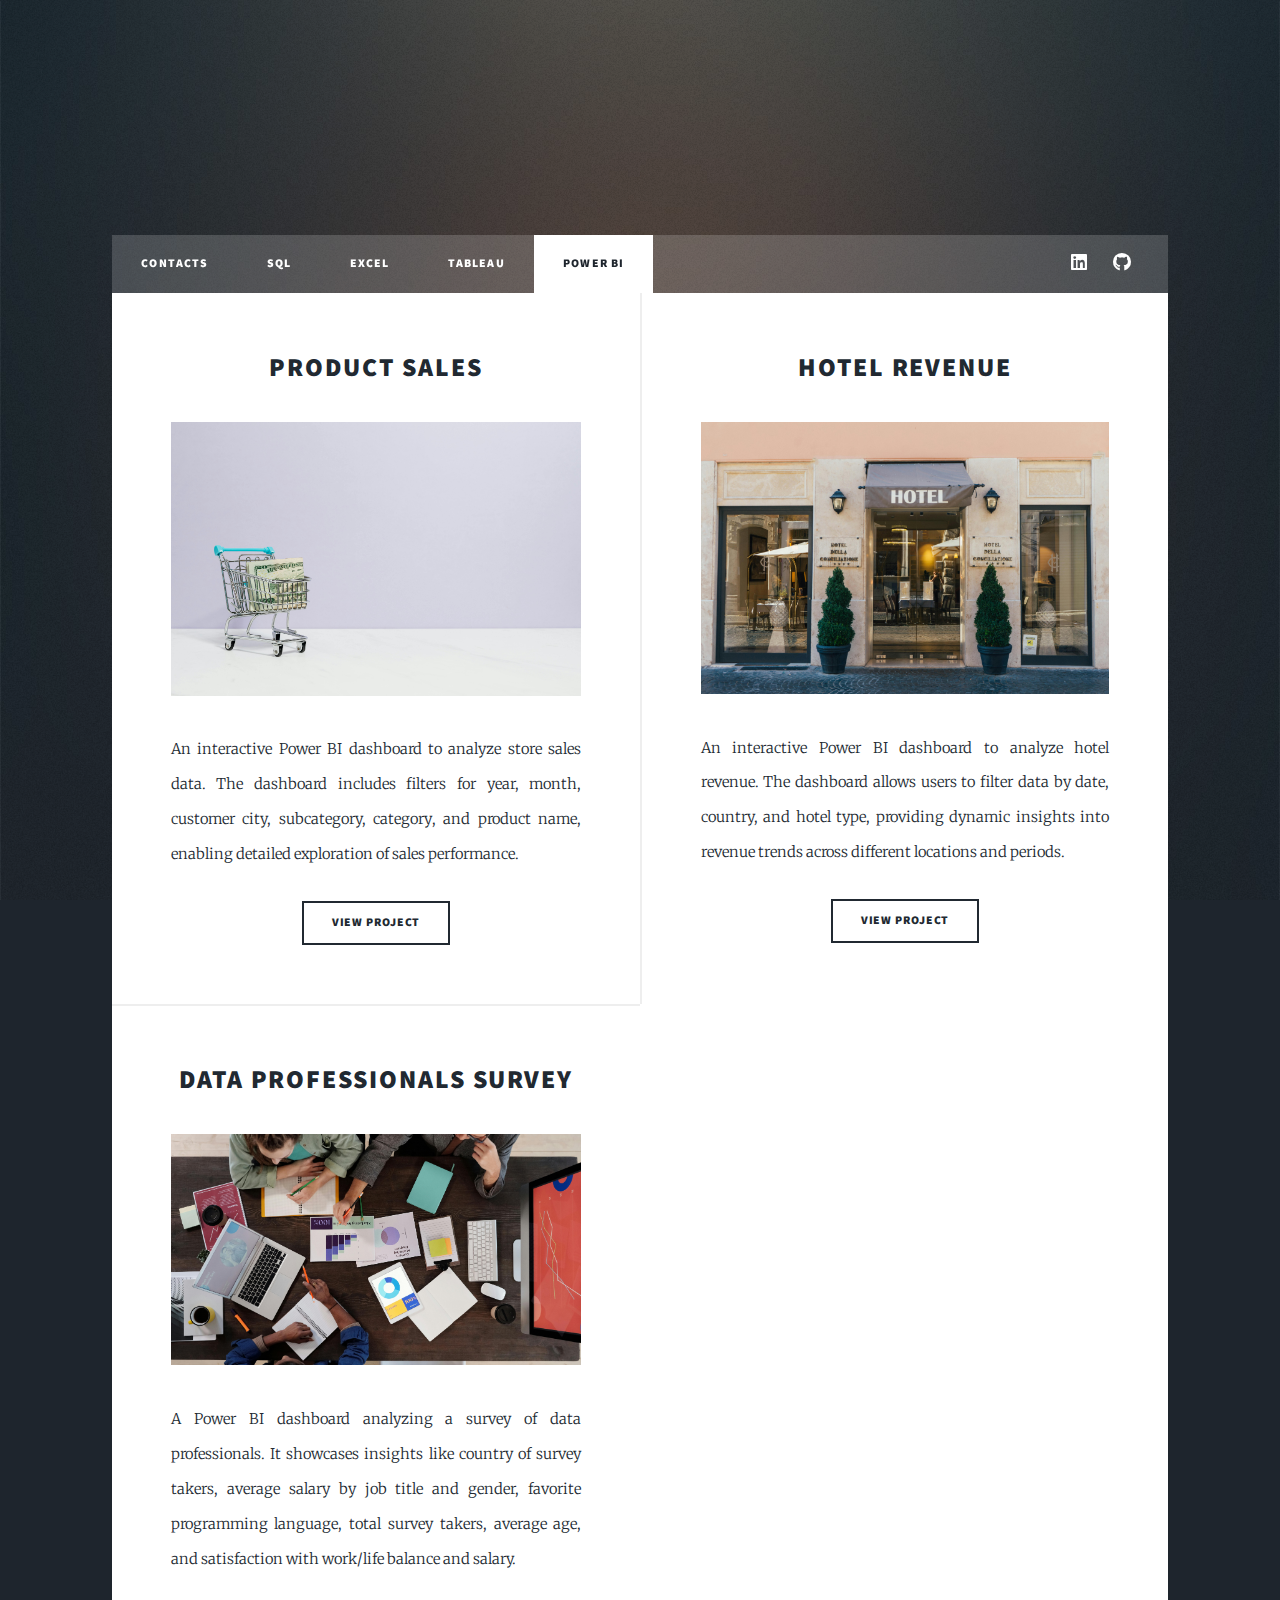
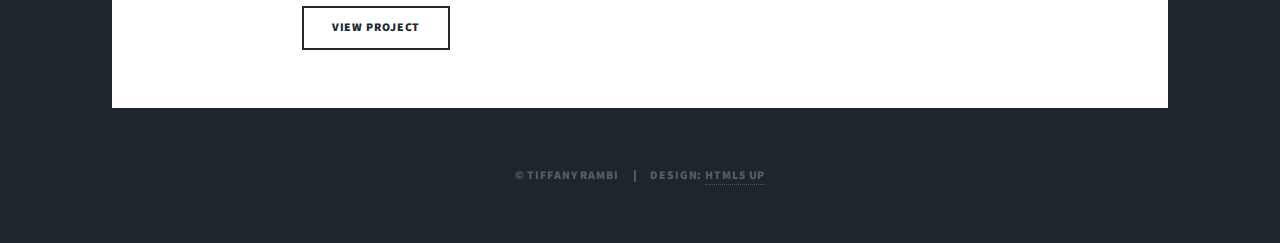
<file: power-bi.html>
<!DOCTYPE HTML>

<html>
	<head>
		<title>Tiffany Rambi - Power BI</title>
		<meta charset="utf-8" />
		<meta name="viewport" content="width=device-width, initial-scale=1, user-scalable=no" />
		<link rel="stylesheet" href="assets/css/main.css" />
		<noscript><link rel="stylesheet" href="assets/css/noscript.css" /></noscript>
	</head>
	<body class="is-preload">

		<!-- Wrapper -->
			<div id="wrapper">

				<!-- Header -->
					<header id="header">
						<a href="index.html"></a>
					</header>

				<!-- Nav -->
					<nav id="nav">
						<ul class="links">
							<li><a href="profile.html">Contacts</a></li>
							<li><a href="index.html">SQL</a></li>
							<li><a href="excel.html">Excel</a></li>
							<li><a href="tableau.html">Tableau</a></li>
							<li class="active"><a href="power-bi.html">Power BI</a></li>
							<!-- <li><a href="python.html">Python</a></li>
							<li><a href="elements.html">Elements</a></li> -->
						</ul>
						<ul class="icons">
							<li><a href="https://www.linkedin.com/in/tiffanyrambi/" target= "_blank" class="icon brands fa-linkedin"><span class="label">Instagram</span></a></li>
							<li><a href="https://github.com/tiffanyrambi" target= "_blank" class="icon brands fa-github"><span class="label">GitHub</span></a></li>
						</ul>
					</nav>

				<!-- Main -->
					<div id="main">

						<!-- Post -->
							<section class="posts">
								<article>
									<header>
										<!-- <span class="date">Power BI</span> -->
										<h2>Product Sales</h2>
									</header>
									<a href="https://github.com/user-attachments/assets/686777f3-4a2d-4a0f-8857-dd035baecdab" target = "_blank" class="image fit"><img src="images/sales.jpg" alt="" /></a>
									<p>An interactive Power BI dashboard to analyze store sales data. The dashboard includes filters for year, month, customer city, subcategory, category, and product name, enabling detailed exploration of sales performance. </p>
									<ul class="actions special">
										<li><a href="https://github.com/tiffanyrambi/Power-BI-Projects" target = "_blank" class="button">View Project</a></li>
									</ul>
								</article>
								<article>
									<header>
										<!-- <span class="date">Power BI</span> -->
										<h2>Hotel Revenue</h2>
									</header>
									<a href="https://github.com/user-attachments/assets/4e8bdbbe-bcb0-4335-aca5-55a916ed82fd" target = "_blank" class="image fit"><img src="images/hotel2.jpg" alt="" /></a>
									<p>An interactive Power BI dashboard to analyze hotel revenue. The dashboard allows users to filter data by date, country, and hotel type, providing dynamic insights into revenue trends across different locations and periods.</p>
									<ul class="actions special">
										<li><a href="https://github.com/tiffanyrambi/Power-BI-Projects" target = "_blank" class="button">View Project</a></li>
									</ul>
								</article>
								<article>
									<header>
										<!-- <span class="date">Power BI</span> -->
										<h2>Data Professionals Survey</h2>
									</header>
									<a href="https://github.com/tiffanyrambi/Power-BI-Projects/blob/main/Project%203%20-%20Data%20Professional%20Survey/data-professionals-survey-dashboard.png" target = "_blank" class="image fit"><img src="images/data-professions.jpg" alt="" /></a>
									<p>A Power BI dashboard analyzing a survey of data professionals. It showcases insights like country of survey takers, average salary by job title and gender, favorite programming language, total survey takers, average age, and satisfaction with work/life balance and salary.</p>
									<ul class="actions special">
										<li><a href="https://github.com/tiffanyrambi/Power-BI-Projects/blob/main/Project%203%20-%20Data%20Professional%20Survey/data-professionals-survey-dashboard.png" target = "_blank" class="button">View Project</a></li>
									</ul>
								</article>
							</section>

					</div>

				<!-- Footer -->
					

				<!-- Copyright -->
					<div id="copyright">
						<ul><li>&copy; Tiffany Rambi</li><li>Design: <a href="https://html5up.net">HTML5 UP</a></li></ul>
					</div>

			</div>

		<!-- Scripts -->
			<script src="assets/js/jquery.min.js"></script>
			<script src="assets/js/jquery.scrollex.min.js"></script>
			<script src="assets/js/jquery.scrolly.min.js"></script>
			<script src="assets/js/browser.min.js"></script>
			<script src="assets/js/breakpoints.min.js"></script>
			<script src="assets/js/util.js"></script>
			<script src="assets/js/main.js"></script>

	</body>
</html>
</file>
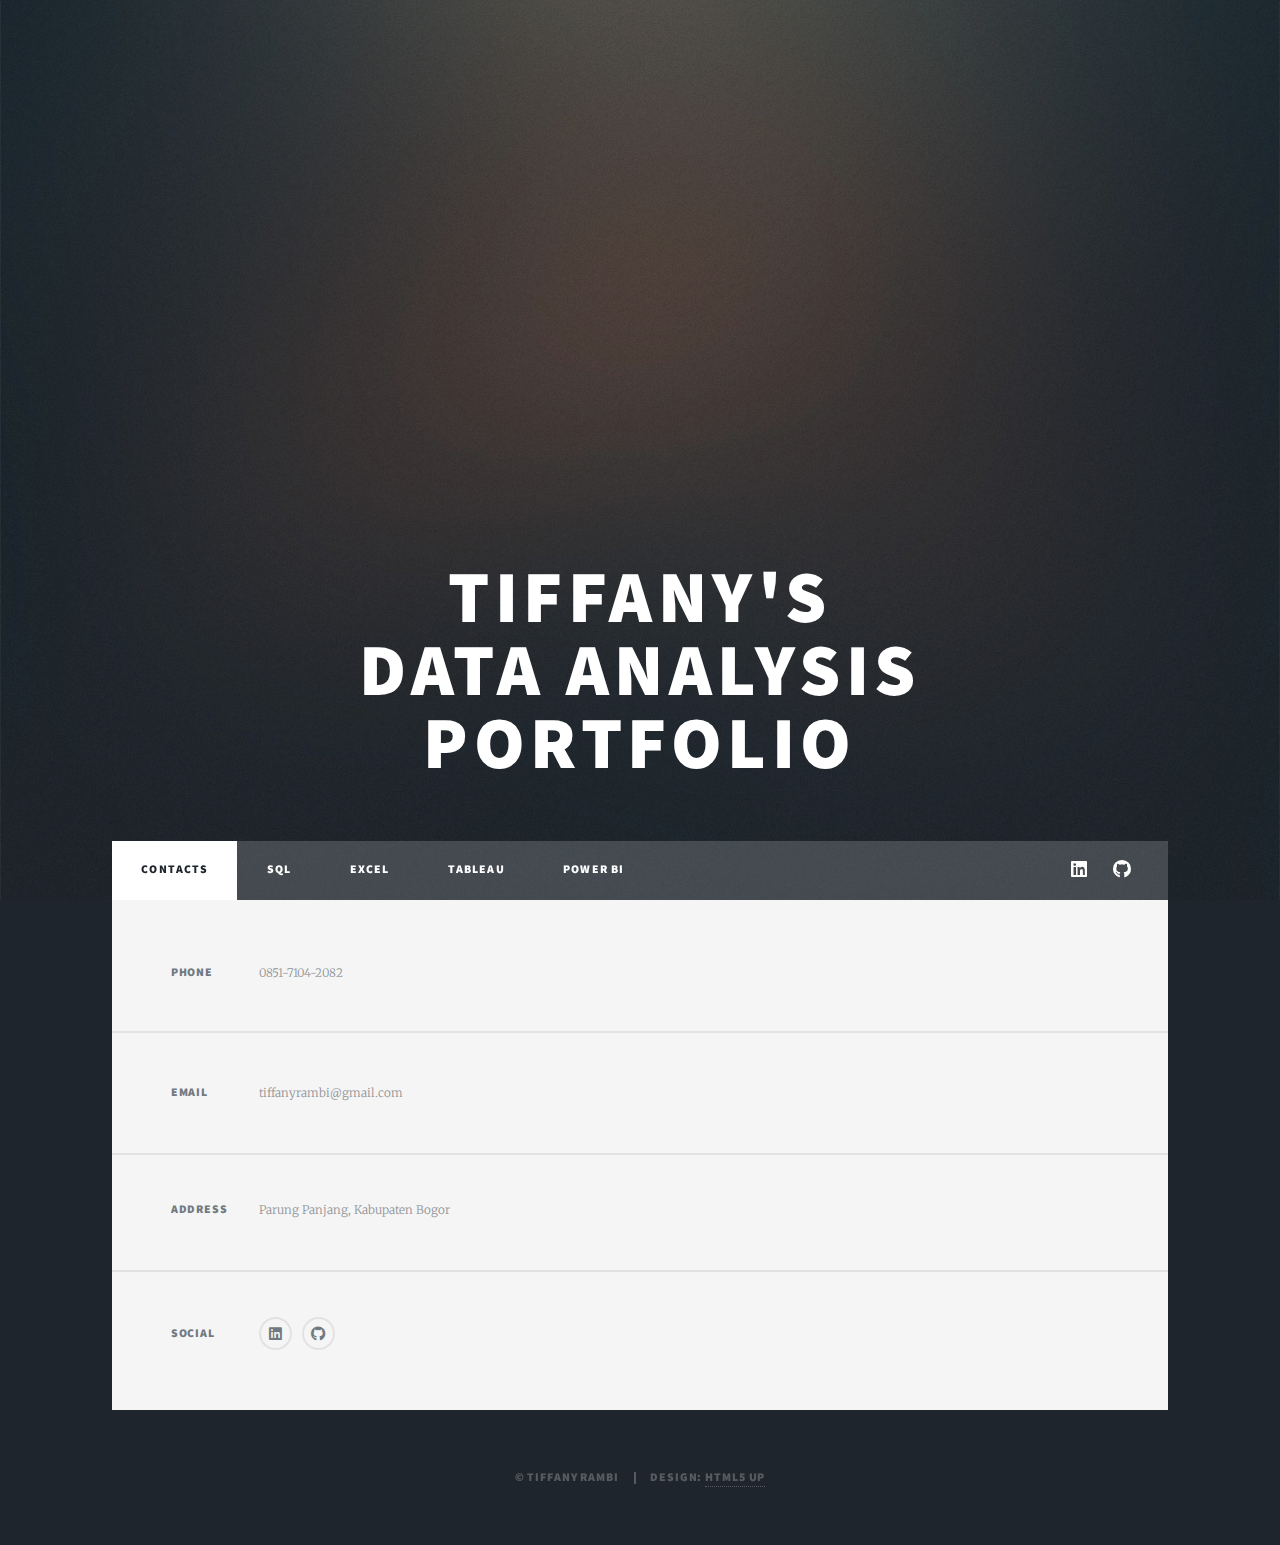
<file: profile.html>
<!DOCTYPE HTML>
<!--
	Massively by HTML5 UP
	html5up.net | @ajlkn
	Free for personal and commercial use under the CCA 3.0 license (html5up.net/license)
-->
<html>
	<head>
		<title>Tiffany Rambi</title>
		<meta charset="utf-8" />
		<meta name="viewport" content="width=device-width, initial-scale=1, user-scalable=no" />
		<link rel="stylesheet" href="assets/css/main.css" />
		<noscript><link rel="stylesheet" href="assets/css/noscript.css" /></noscript>
	</head>
	<body class="is-preload">

		<!-- Wrapper -->
			<div id="wrapper" class="fade-in">

				<!-- Intro -->
					<div id="intro">
						<h1>Tiffany's <br />
						Data Analysis<br />
						Portfolio</h1>
						<!-- <p>SQL, Excel, Tableau, Power BI<br /> 
							<a href="https://github.com/tiffanyrambi" target= "_blank">@tiffanyrambi</a>
						</p> -->
						<!-- <ul class="actions">
							<li><a href="#header" class="button icon solid solo fa-arrow-down scrolly">Continue</a></li>
						</ul> -->
					</div>

				<!-- Header -->
					<!-- <header id="header">
						<a href="index.html" ></a>
					</header> -->

				<!-- Nav -->
					<nav id="nav">
						<ul class="links">
                            <li class="active"><a href="profile.html">Contacts</a></li>
                            <li><a href="index.html">SQL</a></li>
							<li><a href="excel.html">Excel</a></li>
							<li><a href="tableau.html">Tableau</a></li>
							<li><a href="power-bi.html">Power BI</a></li>
							<!-- <li><a href="python.html">Python</a></li> -->
							<!-- <li><a href="elements.html">Elements</a></li> -->
						</ul>
						<ul class="icons">
							<li><a href="https://www.linkedin.com/in/tiffanyrambi/" target= "_blank" class="icon brands fa-linkedin"><span class="label">Instagram</span></a></li>
							<li><a href="https://github.com/tiffanyrambi" target= "_blank" class="icon brands fa-github"><span class="label">GitHub</span></a></li>
						</ul>
					</nav>

				<!-- Main -->
					<div id="main">

						<!-- Featured Post -->
							<!-- <article class="post featured">
								<header class="major">
									<span class="date">April 25, 2017</span>
									<h2><a href="https://github.com/tiffanyrambi/Data-Analysis-Portfolio-Project/blob/main/Project%202%20-%20Data%20Cleaning%20-%20Nashville%20Housing.sql">Data Cleaning in<br />
									SQL</a></h2>
									<p>Cleaning housing data in Microsoft SQL Server</p>
								</header>
								<a href="#" class="image main"><img src="images/pic01.jpg" alt="" /></a>
								<ul class="actions special">
									<li><a href="https://github.com/tiffanyrambi/Data-Analysis-Portfolio-Project/blob/main/Project%202%20-%20Data%20Cleaning%20-%20Nashville%20Housing.sql" target= "_blank" class="button large">View Project</a></li>
								</ul>
							</article> -->

						<!-- Posts -->
							

                            
						<!-- Footer -->
							<!-- <footer>
								<div class="pagination">
									<a href="#" class="previous">Prev</a>
									<a href="#" class="page active">1</a>
									<a href="#" class="page">2</a>
									<a href="#" class="page">3</a>
									<span class="extra">&hellip;</span>
									<a href="#" class="page">8</a>
									<a href="#" class="page">9</a>
									<a href="#" class="page">10</a>
									<a href="#" class="next">Next</a>
								</div>
							</footer> -->

					</div>

				<!-- Footer -->
				<footer id="footer">
                    <section class="split contact">
                        <section>
                            <h3>Phone</h3>
                            <p>0851-7104-2082</p>
                        </section>
                        <section>
                            <h3>Email</h3>
                            <p>tiffanyrambi@gmail.com</p>
                        </section>
                        <section class="alt">
                            <h3>Address</h3>
                            <p>Parung Panjang, Kabupaten Bogor</p>
                        </section>
                        <section>
                            <h3>Social</h3>
                            <ul class="icons alt">
                                <li><a href="https://www.linkedin.com/in/tiffanyrambi/" target= "_blank" class="icon brands fa-linkedin"><span class="label">Instagram</span></a></li>
                                <li><a href="https://github.com/tiffanyrambi" target= "_blank" class="icon brands fa-github"><span class="label">GitHub</span></a></li>
                            </ul>
                        </section>
                    </section>
                </footer>

				<!-- Copyright -->
					<div id="copyright">
						<ul><li>&copy; Tiffany Rambi
						</li><li>Design: <a href="https://html5up.net">HTML5 UP</a></li></ul>
					</div>

			</div>

		<!-- Scripts -->
			<script src="assets/js/jquery.min.js"></script>
			<script src="assets/js/jquery.scrollex.min.js"></script>
			<script src="assets/js/jquery.scrolly.min.js"></script>
			<script src="assets/js/browser.min.js"></script>
			<script src="assets/js/breakpoints.min.js"></script>
			<script src="assets/js/util.js"></script>
			<script src="assets/js/main.js"></script>

	</body>
</html>
</file>
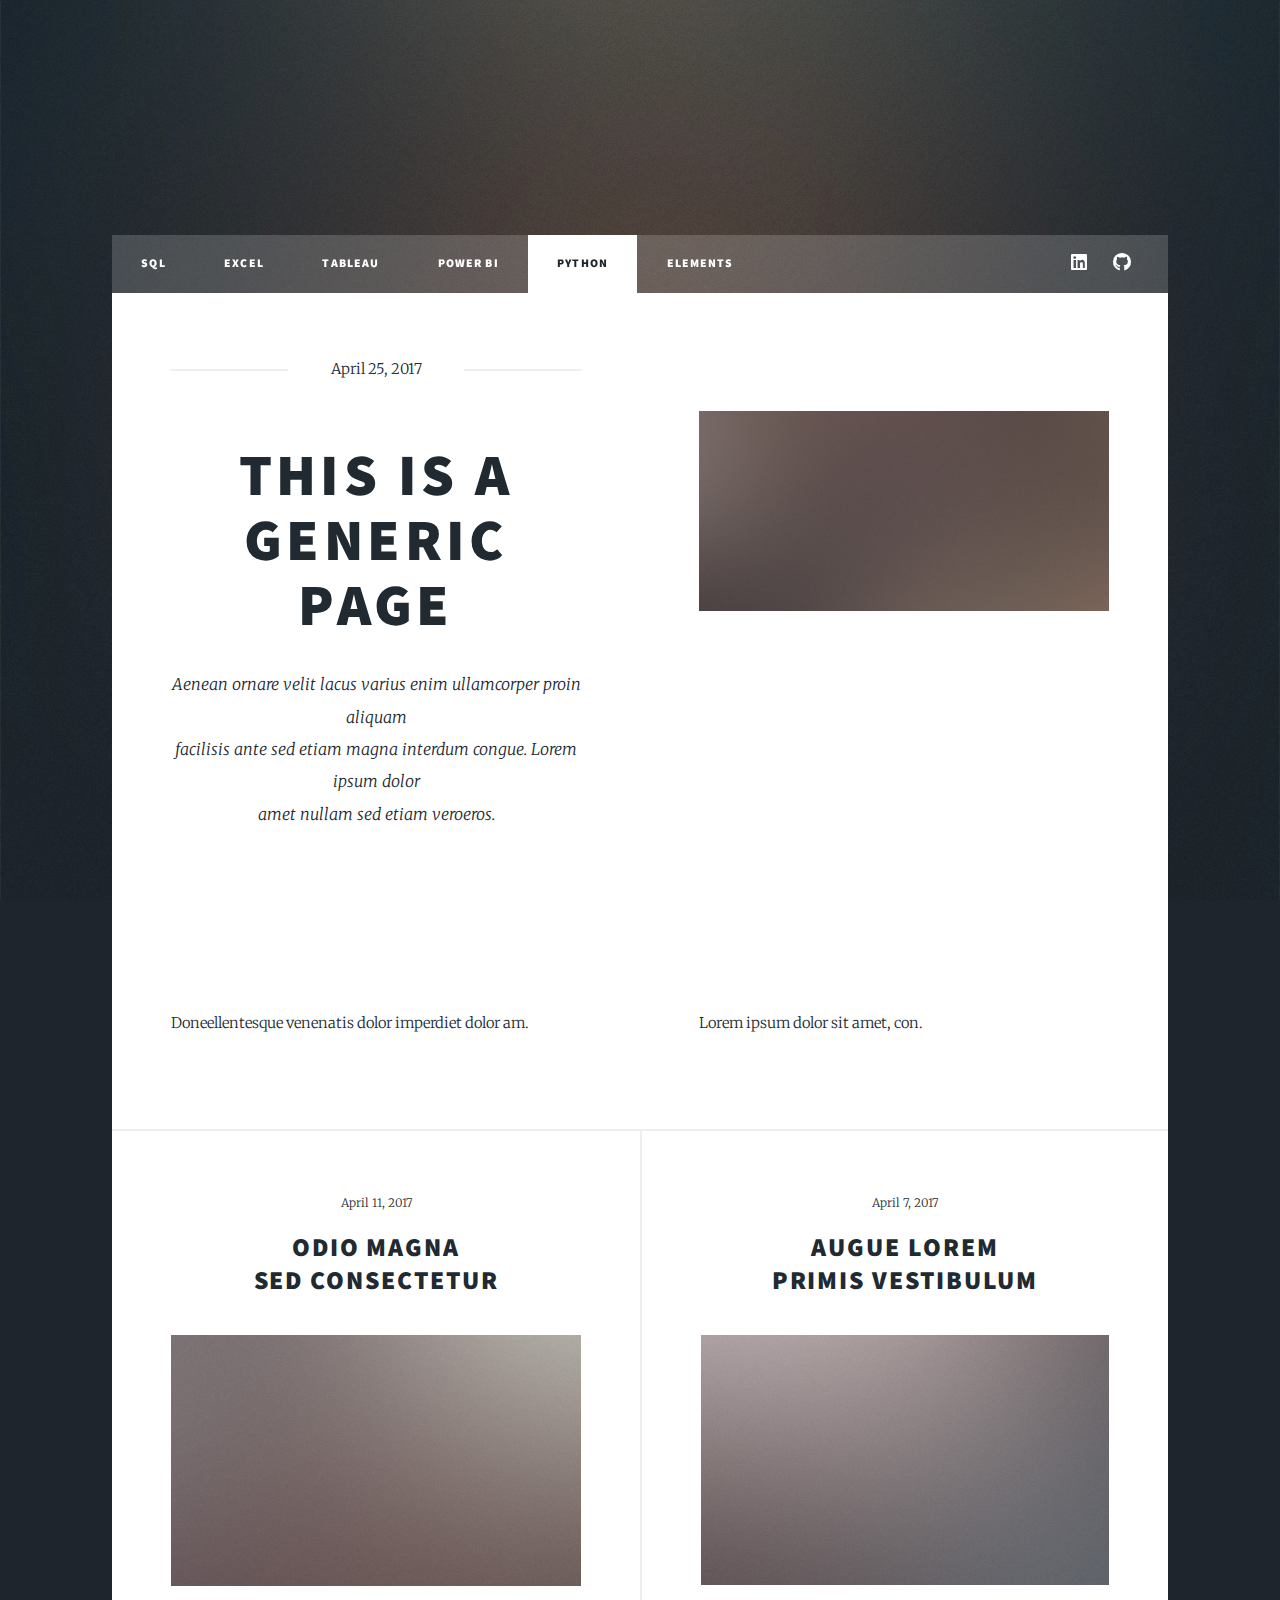
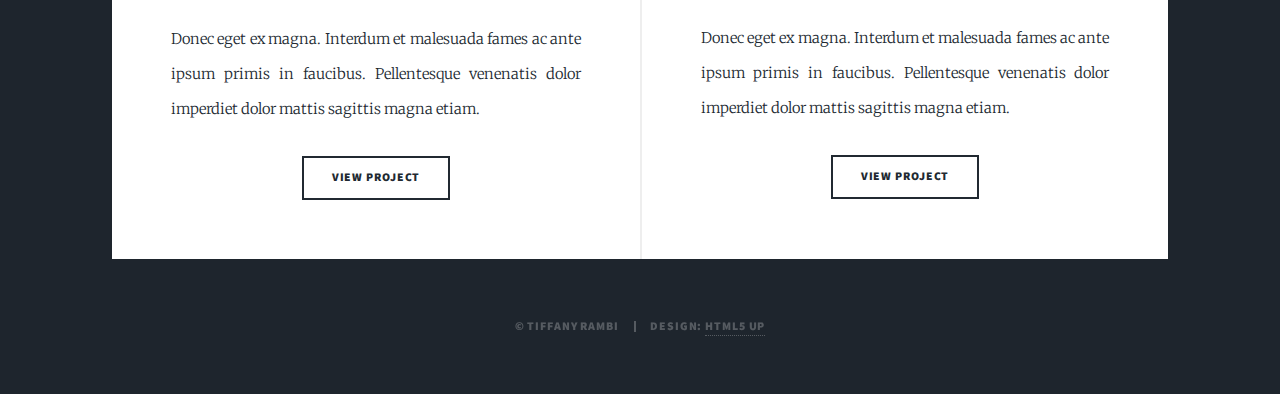
<file: python.html>
<!DOCTYPE HTML>

<html>
	<head>
		<title>Tiffany Rambi - Python</title>
		<meta charset="utf-8" />
		<meta name="viewport" content="width=device-width, initial-scale=1, user-scalable=no" />
		<link rel="stylesheet" href="assets/css/main.css" />
		<noscript><link rel="stylesheet" href="assets/css/noscript.css" /></noscript>
	</head>
	<body class="is-preload">

		<!-- Wrapper -->
			<div id="wrapper">

				<!-- Header -->
					<header id="header">
						<a href="index.html"></a>
					</header>

				<!-- Nav -->
					<nav id="nav">
						<ul class="links">
							<li><a href="index.html">SQL</a></li>
							<li><a href="excel.html">Excel</a></li>
							<li><a href="tableau.html">Tableau</a></li>
							<li><a href="power-bi.html">Power BI</a></li>
							<li class="active"><a href="python.html">Python</a></li>
							<li><a href="elements.html">Elements</a></li>
						</ul>
						<ul class="icons">
							<li><a href="https://www.linkedin.com/in/tiffany-r-a804b2203/" target= "_blank" class="icon brands fa-linkedin"><span class="label">Instagram</span></a></li>
							<li><a href="https://github.com/tiffanyrambi" target= "_blank" class="icon brands fa-github"><span class="label">GitHub</span></a></li>
						</ul>
					</nav>

				<!-- Main -->
					<div id="main">

						<!-- Post -->
							<section class="posts">
								<header class="major">
									<span class="date">April 25, 2017</span>
									<h1>This is a<br />
									Generic Page</h1>
									<p>Aenean ornare velit lacus varius enim ullamcorper proin aliquam<br />
									facilisis ante sed etiam magna interdum congue. Lorem ipsum dolor<br />
									amet nullam sed etiam veroeros.</p>
								</header>
								<div class="image main"><img src="images/pic01.jpg" alt="" /></div>
								<p>Doneellentesque venenatis dolor imperdiet dolor am.</p>
								<p>Lorem ipsum dolor sit amet, con.</p>

								<article>
									<header>
										<span class="date">April 11, 2017</span>
										<h2><a href="#">Odio magna<br />
										sed consectetur</a></h2>
									</header>
									<a href="#" class="image fit"><img src="images/pic06.jpg" alt="" /></a>
									<p>Donec eget ex magna. Interdum et malesuada fames ac ante ipsum primis in faucibus. Pellentesque venenatis dolor imperdiet dolor mattis sagittis magna etiam.</p>
									<ul class="actions special">
										<li><a href="#" class="button">View Project</a></li>
									</ul>
								</article>
								<article>
									<header>
										<span class="date">April 7, 2017</span>
										<h2><a href="#">Augue lorem<br />
										primis vestibulum</a></h2>
									</header>
									<a href="#" class="image fit"><img src="images/pic07.jpg" alt="" /></a>
									<p>Donec eget ex magna. Interdum et malesuada fames ac ante ipsum primis in faucibus. Pellentesque venenatis dolor imperdiet dolor mattis sagittis magna etiam.</p>
									<ul class="actions special">
										<li><a href="#" class="button">View Project</a></li>
									</ul>
								</article>
							</section>

					</div>

				<!-- Footer -->
					<!-- <footer id="footer">
						<section class="split contact">
							<section class="alt">
								<h3>Address</h3>
								<p>Parung Panjang, Kabupaten Bogor</p>
							</section>
							<section>
								<h3>Phone</h3>
								<p><a href="#">0851-7104-2082</a></p>
							</section>
							<section>
								<h3>Email</h3>
								<p><a href="#">tiffanyrambi@gmail.com</a></p>
							</section>
							<section>
								<h3>Social</h3>
								<ul class="icons alt">
									<li><a href="https://www.linkedin.com/in/tiffany-r-a804b2203/" target= "_blank" class="icon brands fa-linkedin"><span class="label">Instagram</span></a></li>
									<li><a href="https://github.com/tiffanyrambi" target= "_blank" class="icon brands fa-github"><span class="label">GitHub</span></a></li>
								</ul>
							</section>
						</section>
					</footer> -->

				<!-- Copyright -->
					<div id="copyright">
						<ul><li>&copy; Tiffany Rambi</li><li>Design: <a href="https://html5up.net">HTML5 UP</a></li></ul>
					</div>

			</div>

		<!-- Scripts -->
			<script src="assets/js/jquery.min.js"></script>
			<script src="assets/js/jquery.scrollex.min.js"></script>
			<script src="assets/js/jquery.scrolly.min.js"></script>
			<script src="assets/js/browser.min.js"></script>
			<script src="assets/js/breakpoints.min.js"></script>
			<script src="assets/js/util.js"></script>
			<script src="assets/js/main.js"></script>

	</body>
</html>
</file>
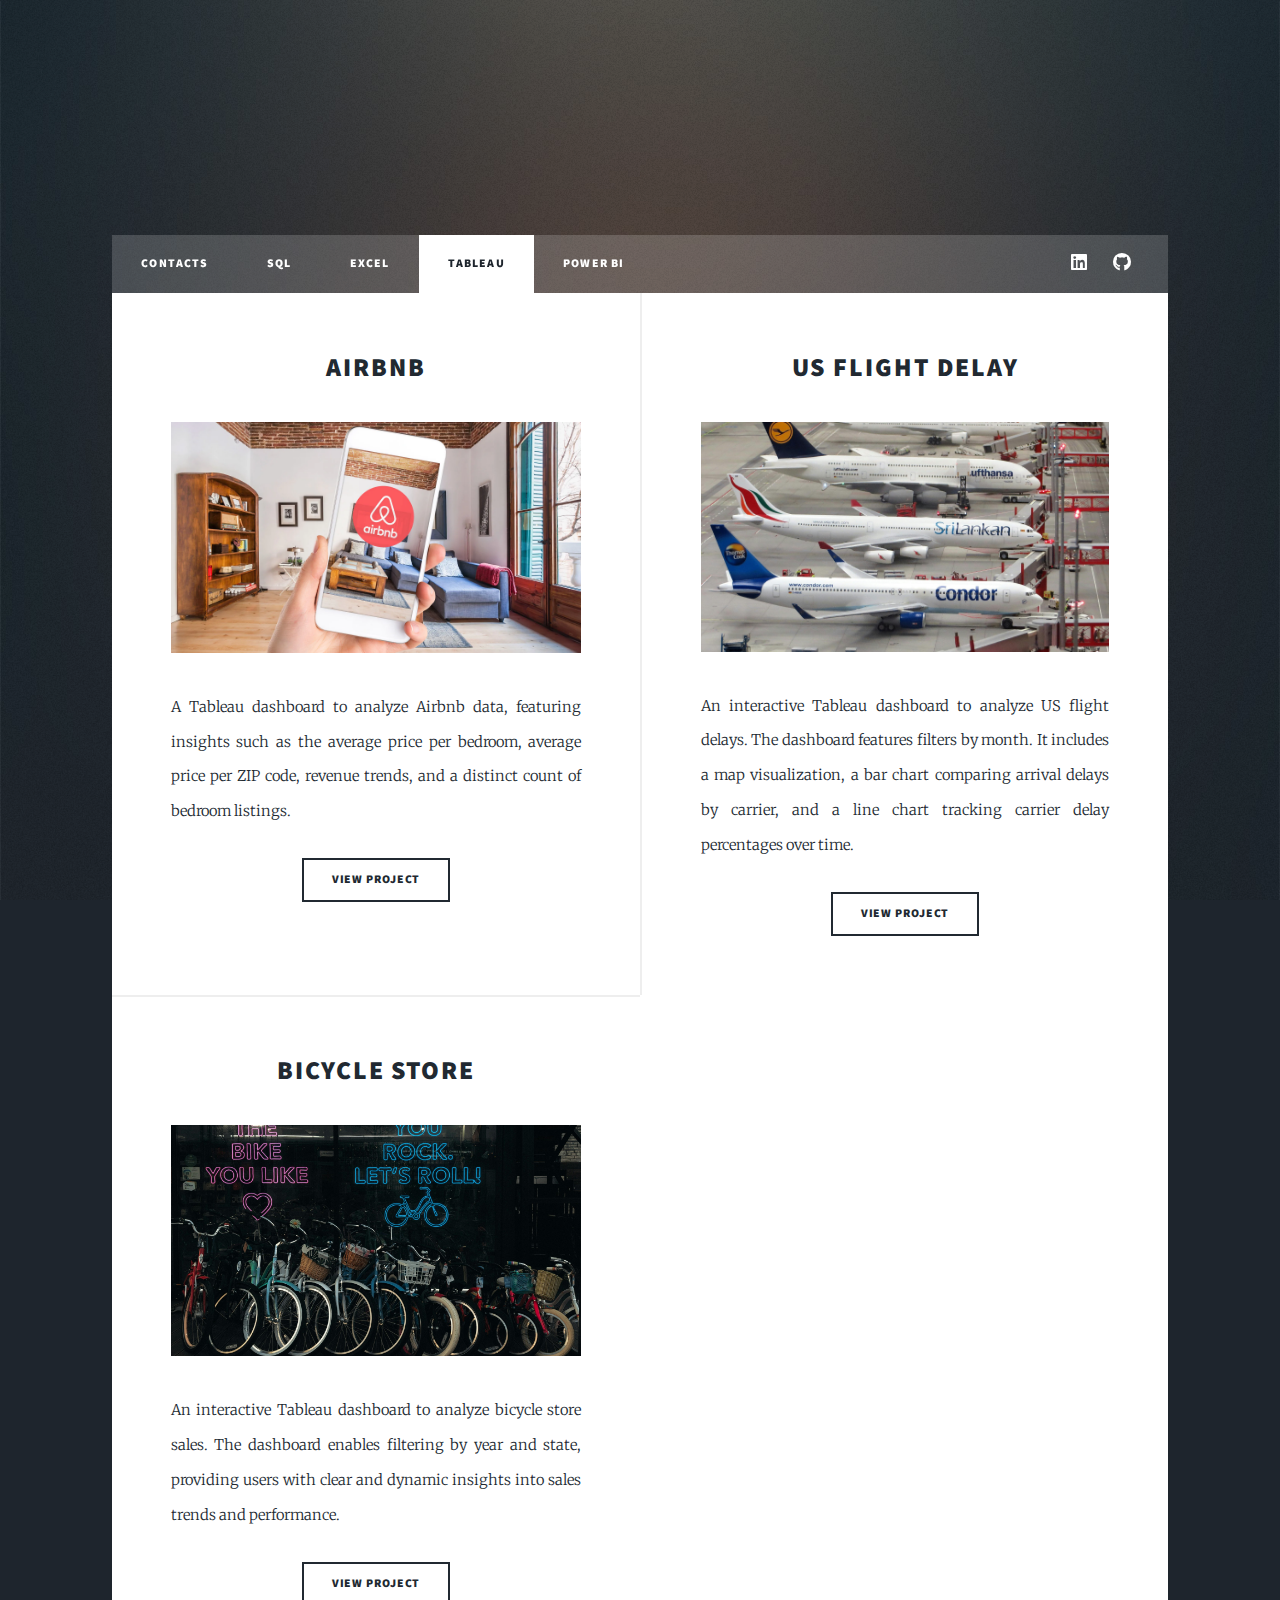
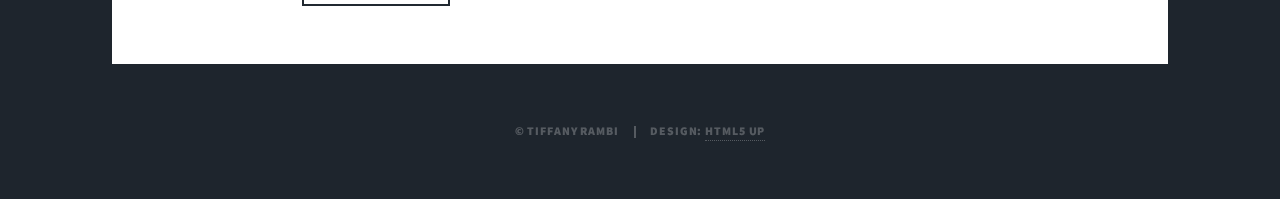
<file: tableau.html>
<!DOCTYPE HTML>

<html>
	<head>
		<title>Tiffany Rambi - Tableau</title>
		<meta charset="utf-8" />
		<meta name="viewport" content="width=device-width, initial-scale=1, user-scalable=no" />
		<link rel="stylesheet" href="assets/css/main.css" />
		<noscript><link rel="stylesheet" href="assets/css/noscript.css" /></noscript>
	</head>
	<body class="is-preload">

		<!-- Wrapper -->
			<div id="wrapper">

				<!-- Header -->
					<header id="header">
						<a href="index.html"></a>
					</header>

				<!-- Nav -->
					<nav id="nav">
						<ul class="links">
							<li><a href="profile.html">Contacts</a></li>
							<li><a href="index.html">SQL</a></li>
							<li><a href="excel.html">Excel</a></li>
							<li class="active"><a href="tableau.html">Tableau</a></li>
							<li><a href="power-bi.html">Power BI</a></li>
							<!-- <li><a href="python.html">Python</a></li>
							<li><a href="elements.html">Elements</a></li> -->
						</ul>
						<ul class="icons">
							<li><a href="https://www.linkedin.com/in/tiffanyrambi/" target= "_blank" class="icon brands fa-linkedin"><span class="label">Instagram</span></a></li>
							<li><a href="https://github.com/tiffanyrambi" target= "_blank" class="icon brands fa-github"><span class="label">GitHub</span></a></li>
						</ul>
					</nav>

				<!-- Main -->
					<div id="main">

						<!-- Post -->
							<section class="posts">
								<article>
									<header>
										<!-- <span class="date">tableau</span> -->
										<h2>AirBnb</h2>
									</header>
									<a class="image fit"><img src="images/airbnb.webp" alt="" /></a>
									<p>A Tableau dashboard to analyze Airbnb data, featuring insights such as the average price per bedroom, average price per ZIP code, revenue trends, and a distinct count of bedroom listings. </p>
									<ul class="actions special">
										<li><a href="https://public.tableau.com/app/profile/tiffany.rambi/viz/AirBnbFullProject_17270835144340/Dashboard1" target = "_blank" class="button">View Project</a></li>
									</ul>
								</article>
								<article>
									<header>
										<!-- <span class="date">tableau</span> -->
										<h2>US Flight Delay</h2>
									</header>
									<a class="image fit"><img src="images/airport.jpg" alt="" /></a>
									<p>An interactive Tableau dashboard to analyze US flight delays. The dashboard features filters by month. It includes a map visualization, a bar chart comparing arrival delays by carrier, and a line chart tracking carrier delay percentages over time. </p>
									<ul class="actions special">
										<li><a href="https://public.tableau.com/app/profile/tiffany.rambi/viz/Book1_17315570397930/USFlightDelay" target = "_blank" class="button">View Project</a></li>
									</ul>
								</article>
								<article>
									<header>
										<!-- <span class="date">tableau</span> -->
										<h2>Bicycle Store</h2>
									</header>
									<a class="image fit"><img src="images/bicycle2.jpg" alt="" /></a>
									<p>An interactive Tableau dashboard to analyze bicycle store sales. The dashboard enables filtering by year and state, providing users with clear and dynamic insights into sales trends and performance. </p>
									<ul class="actions special">
										<li><a href="https://public.tableau.com/app/profile/tiffany.rambi/viz/BicycleStore_17310487866600/Dashboard1" target = "_blank" class="button">View Project</a></li>
									</ul>
								</article>
							</section>

					</div>

				<!-- Footer -->
				
				<!-- Copyright -->
					<div id="copyright">
						<ul><li>&copy; Tiffany Rambi</li><li>Design: <a href="https://html5up.net">HTML5 UP</a></li></ul>
					</div>

			</div>

		<!-- Scripts -->
			<script src="assets/js/jquery.min.js"></script>
			<script src="assets/js/jquery.scrollex.min.js"></script>
			<script src="assets/js/jquery.scrolly.min.js"></script>
			<script src="assets/js/browser.min.js"></script>
			<script src="assets/js/breakpoints.min.js"></script>
			<script src="assets/js/util.js"></script>
			<script src="assets/js/main.js"></script>

	</body>
</html>
</file>
<file: assets/css/main.css>
@import url(fontawesome-all.min.css);
@import url("https://fonts.googleapis.com/css?family=Merriweather:300,700,300italic,700italic|Source+Sans+Pro:900");

/*
	Massively by HTML5 UP
	html5up.net | @ajlkn
	Free for personal and commercial use under the CCA 3.0 license (html5up.net/license)
*/

html, body, div, span, applet, object,
iframe, h1, h2, h3, h4, h5, h6, p, blockquote,
pre, a, abbr, acronym, address, big, cite,
code, del, dfn, em, img, ins, kbd, q, s, samp,
small, strike, strong, sub, sup, tt, var, b,
u, i, center, dl, dt, dd, ol, ul, li, fieldset,
form, label, legend, table, caption, tbody,
tfoot, thead, tr, th, td, article, aside,
canvas, details, embed, figure, figcaption,
footer, header, hgroup, menu, nav, output, ruby,
section, summary, time, mark, audio, video {
	margin: 0;
	padding: 0;
	border: 0;
	font-size: 100%;
	font: inherit;
	vertical-align: baseline;}

article, aside, details, figcaption, figure,
footer, header, hgroup, menu, nav, section {
	display: block;}

body {
	line-height: 1;
}

ol, ul {
	list-style: none;
}

blockquote, q {
	quotes: none;
}

	blockquote:before, blockquote:after, q:before, q:after {
		content: '';
		content: none;
	}

table {
	border-collapse: collapse;
	border-spacing: 0;
}

body {
	-webkit-text-size-adjust: none;
}

mark {
	background-color: transparent;
	color: inherit;
}

input::-moz-focus-inner {
	border: 0;
	padding: 0;
}

input, select, textarea {
	-moz-appearance: none;
	-webkit-appearance: none;
	-ms-appearance: none;
	appearance: none;
}

/* Basic */

	@-ms-viewport {
		width: device-width;
	}

	body {
		-ms-overflow-style: scrollbar;
	}

	@media screen and (max-width: 480px) {

		html, body {
			min-width: 320px;
		}

	}

	html {
		box-sizing: border-box;
	}

	*, *:before, *:after {
		box-sizing: inherit;
	}

	body {
		background-color: #1e252d;
	}

		body.is-preload *, body.is-preload *:before, body.is-preload *:after {
			-moz-animation: none !important;
			-webkit-animation: none !important;
			-ms-animation: none !important;
			animation: none !important;
			-moz-transition: none !important;
			-webkit-transition: none !important;
			-ms-transition: none !important;
			transition: none !important;
		}

/* Type */

	html {
		font-size: 16pt;
	}

		@media screen and (max-width: 1680px) {

			html {
				font-size: 12pt;
			}

		}

		@media screen and (max-width: 1280px) {

			html {
				font-size: 11pt;
			}

		}

		@media screen and (max-width: 360px) {

			html {
				font-size: 10pt;
			}

		}

	body {
		color: #212931;
	}

	body, input, select, textarea {
		font-family: "Merriweather", Georgia, serif;
		font-weight: 300;
		font-size: 1rem;
		line-height: 2.375;
	}

	a {
		-moz-transition: color 0.2s ease-in-out, background-color 0.2s ease-in-out, border-color 0.2s ease-in-out, box-shadow 0.2s ease-in-out;
		-webkit-transition: color 0.2s ease-in-out, background-color 0.2s ease-in-out, border-color 0.2s ease-in-out, box-shadow 0.2s ease-in-out;
		-ms-transition: color 0.2s ease-in-out, background-color 0.2s ease-in-out, border-color 0.2s ease-in-out, box-shadow 0.2s ease-in-out;
		transition: color 0.2s ease-in-out, background-color 0.2s ease-in-out, border-color 0.2s ease-in-out, box-shadow 0.2s ease-in-out;
		border-bottom: dotted 1px;
		text-decoration: none;
	}

		a:hover {
			border-bottom-color: transparent;
		}

	strong, b {
		font-weight: 600;
	}

	em, i {
		font-style: italic;
	}

	p {
		text-align: justify;
		margin: 0 0 2rem 0;
	}

	h1, h2, h3, h4, h5, h6 {
		font-family: "Source Sans Pro", Helvetica, sans-serif;
		font-weight: 900;
		line-height: 1.5;
		letter-spacing: 0.075em;
		text-transform: uppercase;
		margin: 0 0 1rem 0;
	}

		h1 a, h2 a, h3 a, h4 a, h5 a, h6 a {
			border-bottom: 0;
			color: inherit;
			text-decoration: none;
		}

	h1 {
		font-size: 4rem;
		line-height: 1.1;
		margin: 0 0 2rem 0;
	}

	h2 {
		font-size: 1.75rem;
		line-height: 1.3;
		margin: 0 0 1.5rem 0;
	}

	h3 {
		font-size: 1.25rem;
		margin: 0 0 1.5rem 0;
	}

	h4 {
		font-size: 1rem;
	}

	h5 {
		font-size: 0.9rem;
	}

	h6 {
		font-size: 0.8rem;
	}

	sub {
		font-size: 0.8rem;
		position: relative;
		top: 0.5rem;
	}

	sup {
		font-size: 0.8rem;
		position: relative;
		top: -0.5rem;
	}

	blockquote {
		border-left: solid 4px;
		font-style: italic;
		margin: 0 0 2rem 0;
		padding: 0.5rem 0 0.5rem 2rem;
	}

	code {
		border: solid 2px;
		font-family: "Courier New", monospace;
		font-size: 0.9rem;
		margin: 0 0.25rem;
		padding: 0.25rem 0.65rem;
	}

	pre {
		-webkit-overflow-scrolling: touch;
		font-family: "Courier New", monospace;
		font-size: 0.9rem;
		margin: 0 0 2rem 0;
	}

		pre code {
			display: block;
			line-height: 1.75;
			padding: 1rem 1.5rem;
			overflow-x: auto;
		}

	hr {
		border: 0;
		border-bottom: solid 2px;
		margin: 3rem 0;
	}

		hr.major {
			margin: 5rem 0;
		}

	.align-left {
		text-align: left;
	}

	.align-center {
		text-align: center;
	}

	.align-right {
		text-align: right;
	}

	input, select, textarea {
		color: #212931;
	}

	a {
		color: #212931;
		border-bottom-color: rgba(33, 41, 49, 0.5);
	}

		a:hover {
			border-bottom-color: transparent;
			color: #18bfef !important;
		}

	strong, b {
		color: #212931;
	}

	h1, h2, h3, h4, h5, h6 {
		color: #212931;
	}

	blockquote {
		border-left-color: #eeeeee;
	}

	code {
		background: rgba(220, 220, 220, 0.25);
		border-color: #eeeeee;
	}

	hr {
		border-bottom-color: #eeeeee;
	}

/* Row */

	.row {
		display: flex;
		flex-wrap: wrap;
		box-sizing: border-box;
		align-items: stretch;
	}

		.row > * {
			box-sizing: border-box;
		}

		.row.gtr-uniform > * > :last-child {
			margin-bottom: 0;
		}

		.row.aln-left {
			justify-content: flex-start;
		}

		.row.aln-center {
			justify-content: center;
		}

		.row.aln-right {
			justify-content: flex-end;
		}

		.row.aln-top {
			align-items: flex-start;
		}

		.row.aln-middle {
			align-items: center;
		}

		.row.aln-bottom {
			align-items: flex-end;
		}

		.row > .imp {
			order: -1;
		}

		.row > .col-1 {
			width: 8.33333%;
		}

		.row > .off-1 {
			margin-left: 8.33333%;
		}

		.row > .col-2 {
			width: 16.66667%;
		}

		.row > .off-2 {
			margin-left: 16.66667%;
		}

		.row > .col-3 {
			width: 25%;
		}

		.row > .off-3 {
			margin-left: 25%;
		}

		.row > .col-4 {
			width: 33.33333%;
		}

		.row > .off-4 {
			margin-left: 33.33333%;
		}

		.row > .col-5 {
			width: 41.66667%;
		}

		.row > .off-5 {
			margin-left: 41.66667%;
		}

		.row > .col-6 {
			width: 50%;
		}

		.row > .off-6 {
			margin-left: 50%;
		}

		.row > .col-7 {
			width: 58.33333%;
		}

		.row > .off-7 {
			margin-left: 58.33333%;
		}

		.row > .col-8 {
			width: 66.66667%;
		}

		.row > .off-8 {
			margin-left: 66.66667%;
		}

		.row > .col-9 {
			width: 75%;
		}

		.row > .off-9 {
			margin-left: 75%;
		}

		.row > .col-10 {
			width: 83.33333%;
		}

		.row > .off-10 {
			margin-left: 83.33333%;
		}

		.row > .col-11 {
			width: 91.66667%;
		}

		.row > .off-11 {
			margin-left: 91.66667%;
		}

		.row > .col-12 {
			width: 100%;
		}

		.row > .off-12 {
			margin-left: 100%;
		}

		.row.gtr-0 {
			margin-top: 0;
			margin-left: 0rem;
		}

			.row.gtr-0 > * {
				padding: 0 0 0 0rem;
			}

			.row.gtr-0.gtr-uniform {
				margin-top: 0rem;
			}

				.row.gtr-0.gtr-uniform > * {
					padding-top: 0rem;
				}

		.row.gtr-25 {
			margin-top: 0;
			margin-left: -0.375rem;
		}

			.row.gtr-25 > * {
				padding: 0 0 0 0.375rem;
			}

			.row.gtr-25.gtr-uniform {
				margin-top: -0.375rem;
			}

				.row.gtr-25.gtr-uniform > * {
					padding-top: 0.375rem;
				}

		.row.gtr-50 {
			margin-top: 0;
			margin-left: -0.75rem;
		}

			.row.gtr-50 > * {
				padding: 0 0 0 0.75rem;
			}

			.row.gtr-50.gtr-uniform {
				margin-top: -0.75rem;
			}

				.row.gtr-50.gtr-uniform > * {
					padding-top: 0.75rem;
				}

		.row {
			margin-top: 0;
			margin-left: -1.5rem;
		}

			.row > * {
				padding: 0 0 0 1.5rem;
			}

			.row.gtr-uniform {
				margin-top: -1.5rem;
			}

				.row.gtr-uniform > * {
					padding-top: 1.5rem;
				}

		.row.gtr-150 {
			margin-top: 0;
			margin-left: -2.25rem;
		}

			.row.gtr-150 > * {
				padding: 0 0 0 2.25rem;
			}

			.row.gtr-150.gtr-uniform {
				margin-top: -2.25rem;
			}

				.row.gtr-150.gtr-uniform > * {
					padding-top: 2.25rem;
				}

		.row.gtr-200 {
			margin-top: 0;
			margin-left: -3rem;
		}

			.row.gtr-200 > * {
				padding: 0 0 0 3rem;
			}

			.row.gtr-200.gtr-uniform {
				margin-top: -3rem;
			}

				.row.gtr-200.gtr-uniform > * {
					padding-top: 3rem;
				}

		@media screen and (max-width: 1680px) {

			.row {
				display: flex;
				flex-wrap: wrap;
				box-sizing: border-box;
				align-items: stretch;
			}

				.row > * {
					box-sizing: border-box;
				}

				.row.gtr-uniform > * > :last-child {
					margin-bottom: 0;
				}

				.row.aln-left {
					justify-content: flex-start;
				}

				.row.aln-center {
					justify-content: center;
				}

				.row.aln-right {
					justify-content: flex-end;
				}

				.row.aln-top {
					align-items: flex-start;
				}

				.row.aln-middle {
					align-items: center;
				}

				.row.aln-bottom {
					align-items: flex-end;
				}

				.row > .imp-xlarge {
					order: -1;
				}

				.row > .col-1-xlarge {
					width: 8.33333%;
				}

				.row > .off-1-xlarge {
					margin-left: 8.33333%;
				}

				.row > .col-2-xlarge {
					width: 16.66667%;
				}

				.row > .off-2-xlarge {
					margin-left: 16.66667%;
				}

				.row > .col-3-xlarge {
					width: 25%;
				}

				.row > .off-3-xlarge {
					margin-left: 25%;
				}

				.row > .col-4-xlarge {
					width: 33.33333%;
				}

				.row > .off-4-xlarge {
					margin-left: 33.33333%;
				}

				.row > .col-5-xlarge {
					width: 41.66667%;
				}

				.row > .off-5-xlarge {
					margin-left: 41.66667%;
				}

				.row > .col-6-xlarge {
					width: 50%;
				}

				.row > .off-6-xlarge {
					margin-left: 50%;
				}

				.row > .col-7-xlarge {
					width: 58.33333%;
				}

				.row > .off-7-xlarge {
					margin-left: 58.33333%;
				}

				.row > .col-8-xlarge {
					width: 66.66667%;
				}

				.row > .off-8-xlarge {
					margin-left: 66.66667%;
				}

				.row > .col-9-xlarge {
					width: 75%;
				}

				.row > .off-9-xlarge {
					margin-left: 75%;
				}

				.row > .col-10-xlarge {
					width: 83.33333%;
				}

				.row > .off-10-xlarge {
					margin-left: 83.33333%;
				}

				.row > .col-11-xlarge {
					width: 91.66667%;
				}

				.row > .off-11-xlarge {
					margin-left: 91.66667%;
				}

				.row > .col-12-xlarge {
					width: 100%;
				}

				.row > .off-12-xlarge {
					margin-left: 100%;
				}

				.row.gtr-0 {
					margin-top: 0;
					margin-left: 0rem;
				}

					.row.gtr-0 > * {
						padding: 0 0 0 0rem;
					}

					.row.gtr-0.gtr-uniform {
						margin-top: 0rem;
					}

						.row.gtr-0.gtr-uniform > * {
							padding-top: 0rem;
						}

				.row.gtr-25 {
					margin-top: 0;
					margin-left: -0.375rem;
				}

					.row.gtr-25 > * {
						padding: 0 0 0 0.375rem;
					}

					.row.gtr-25.gtr-uniform {
						margin-top: -0.375rem;
					}

						.row.gtr-25.gtr-uniform > * {
							padding-top: 0.375rem;
						}

				.row.gtr-50 {
					margin-top: 0;
					margin-left: -0.75rem;
				}

					.row.gtr-50 > * {
						padding: 0 0 0 0.75rem;
					}

					.row.gtr-50.gtr-uniform {
						margin-top: -0.75rem;
					}

						.row.gtr-50.gtr-uniform > * {
							padding-top: 0.75rem;
						}

				.row {
					margin-top: 0;
					margin-left: -1.5rem;
				}

					.row > * {
						padding: 0 0 0 1.5rem;
					}

					.row.gtr-uniform {
						margin-top: -1.5rem;
					}

						.row.gtr-uniform > * {
							padding-top: 1.5rem;
						}

				.row.gtr-150 {
					margin-top: 0;
					margin-left: -2.25rem;
				}

					.row.gtr-150 > * {
						padding: 0 0 0 2.25rem;
					}

					.row.gtr-150.gtr-uniform {
						margin-top: -2.25rem;
					}

						.row.gtr-150.gtr-uniform > * {
							padding-top: 2.25rem;
						}

				.row.gtr-200 {
					margin-top: 0;
					margin-left: -3rem;
				}

					.row.gtr-200 > * {
						padding: 0 0 0 3rem;
					}

					.row.gtr-200.gtr-uniform {
						margin-top: -3rem;
					}

						.row.gtr-200.gtr-uniform > * {
							padding-top: 3rem;
						}

		}

		@media screen and (max-width: 1280px) {

			.row {
				display: flex;
				flex-wrap: wrap;
				box-sizing: border-box;
				align-items: stretch;
			}

				.row > * {
					box-sizing: border-box;
				}

				.row.gtr-uniform > * > :last-child {
					margin-bottom: 0;
				}

				.row.aln-left {
					justify-content: flex-start;
				}

				.row.aln-center {
					justify-content: center;
				}

				.row.aln-right {
					justify-content: flex-end;
				}

				.row.aln-top {
					align-items: flex-start;
				}

				.row.aln-middle {
					align-items: center;
				}

				.row.aln-bottom {
					align-items: flex-end;
				}

				.row > .imp-large {
					order: -1;
				}

				.row > .col-1-large {
					width: 8.33333%;
				}

				.row > .off-1-large {
					margin-left: 8.33333%;
				}

				.row > .col-2-large {
					width: 16.66667%;
				}

				.row > .off-2-large {
					margin-left: 16.66667%;
				}

				.row > .col-3-large {
					width: 25%;
				}

				.row > .off-3-large {
					margin-left: 25%;
				}

				.row > .col-4-large {
					width: 33.33333%;
				}

				.row > .off-4-large {
					margin-left: 33.33333%;
				}

				.row > .col-5-large {
					width: 41.66667%;
				}

				.row > .off-5-large {
					margin-left: 41.66667%;
				}

				.row > .col-6-large {
					width: 50%;
				}

				.row > .off-6-large {
					margin-left: 50%;
				}

				.row > .col-7-large {
					width: 58.33333%;
				}

				.row > .off-7-large {
					margin-left: 58.33333%;
				}

				.row > .col-8-large {
					width: 66.66667%;
				}

				.row > .off-8-large {
					margin-left: 66.66667%;
				}

				.row > .col-9-large {
					width: 75%;
				}

				.row > .off-9-large {
					margin-left: 75%;
				}

				.row > .col-10-large {
					width: 83.33333%;
				}

				.row > .off-10-large {
					margin-left: 83.33333%;
				}

				.row > .col-11-large {
					width: 91.66667%;
				}

				.row > .off-11-large {
					margin-left: 91.66667%;
				}

				.row > .col-12-large {
					width: 100%;
				}

				.row > .off-12-large {
					margin-left: 100%;
				}

				.row.gtr-0 {
					margin-top: 0;
					margin-left: 0rem;
				}

					.row.gtr-0 > * {
						padding: 0 0 0 0rem;
					}

					.row.gtr-0.gtr-uniform {
						margin-top: 0rem;
					}

						.row.gtr-0.gtr-uniform > * {
							padding-top: 0rem;
						}

				.row.gtr-25 {
					margin-top: 0;
					margin-left: -0.375rem;
				}

					.row.gtr-25 > * {
						padding: 0 0 0 0.375rem;
					}

					.row.gtr-25.gtr-uniform {
						margin-top: -0.375rem;
					}

						.row.gtr-25.gtr-uniform > * {
							padding-top: 0.375rem;
						}

				.row.gtr-50 {
					margin-top: 0;
					margin-left: -0.75rem;
				}

					.row.gtr-50 > * {
						padding: 0 0 0 0.75rem;
					}

					.row.gtr-50.gtr-uniform {
						margin-top: -0.75rem;
					}

						.row.gtr-50.gtr-uniform > * {
							padding-top: 0.75rem;
						}

				.row {
					margin-top: 0;
					margin-left: -1.5rem;
				}

					.row > * {
						padding: 0 0 0 1.5rem;
					}

					.row.gtr-uniform {
						margin-top: -1.5rem;
					}

						.row.gtr-uniform > * {
							padding-top: 1.5rem;
						}

				.row.gtr-150 {
					margin-top: 0;
					margin-left: -2.25rem;
				}

					.row.gtr-150 > * {
						padding: 0 0 0 2.25rem;
					}

					.row.gtr-150.gtr-uniform {
						margin-top: -2.25rem;
					}

						.row.gtr-150.gtr-uniform > * {
							padding-top: 2.25rem;
						}

				.row.gtr-200 {
					margin-top: 0;
					margin-left: -3rem;
				}

					.row.gtr-200 > * {
						padding: 0 0 0 3rem;
					}

					.row.gtr-200.gtr-uniform {
						margin-top: -3rem;
					}

						.row.gtr-200.gtr-uniform > * {
							padding-top: 3rem;
						}

		}

		@media screen and (max-width: 980px) {

			.row {
				display: flex;
				flex-wrap: wrap;
				box-sizing: border-box;
				align-items: stretch;
			}

				.row > * {
					box-sizing: border-box;
				}

				.row.gtr-uniform > * > :last-child {
					margin-bottom: 0;
				}

				.row.aln-left {
					justify-content: flex-start;
				}

				.row.aln-center {
					justify-content: center;
				}

				.row.aln-right {
					justify-content: flex-end;
				}

				.row.aln-top {
					align-items: flex-start;
				}

				.row.aln-middle {
					align-items: center;
				}

				.row.aln-bottom {
					align-items: flex-end;
				}

				.row > .imp-medium {
					order: -1;
				}

				.row > .col-1-medium {
					width: 8.33333%;
				}

				.row > .off-1-medium {
					margin-left: 8.33333%;
				}

				.row > .col-2-medium {
					width: 16.66667%;
				}

				.row > .off-2-medium {
					margin-left: 16.66667%;
				}

				.row > .col-3-medium {
					width: 25%;
				}

				.row > .off-3-medium {
					margin-left: 25%;
				}

				.row > .col-4-medium {
					width: 33.33333%;
				}

				.row > .off-4-medium {
					margin-left: 33.33333%;
				}

				.row > .col-5-medium {
					width: 41.66667%;
				}

				.row > .off-5-medium {
					margin-left: 41.66667%;
				}

				.row > .col-6-medium {
					width: 50%;
				}

				.row > .off-6-medium {
					margin-left: 50%;
				}

				.row > .col-7-medium {
					width: 58.33333%;
				}

				.row > .off-7-medium {
					margin-left: 58.33333%;
				}

				.row > .col-8-medium {
					width: 66.66667%;
				}

				.row > .off-8-medium {
					margin-left: 66.66667%;
				}

				.row > .col-9-medium {
					width: 75%;
				}

				.row > .off-9-medium {
					margin-left: 75%;
				}

				.row > .col-10-medium {
					width: 83.33333%;
				}

				.row > .off-10-medium {
					margin-left: 83.33333%;
				}

				.row > .col-11-medium {
					width: 91.66667%;
				}

				.row > .off-11-medium {
					margin-left: 91.66667%;
				}

				.row > .col-12-medium {
					width: 100%;
				}

				.row > .off-12-medium {
					margin-left: 100%;
				}

				.row.gtr-0 {
					margin-top: 0;
					margin-left: 0rem;
				}

					.row.gtr-0 > * {
						padding: 0 0 0 0rem;
					}

					.row.gtr-0.gtr-uniform {
						margin-top: 0rem;
					}

						.row.gtr-0.gtr-uniform > * {
							padding-top: 0rem;
						}

				.row.gtr-25 {
					margin-top: 0;
					margin-left: -0.375rem;
				}

					.row.gtr-25 > * {
						padding: 0 0 0 0.375rem;
					}

					.row.gtr-25.gtr-uniform {
						margin-top: -0.375rem;
					}

						.row.gtr-25.gtr-uniform > * {
							padding-top: 0.375rem;
						}

				.row.gtr-50 {
					margin-top: 0;
					margin-left: -0.75rem;
				}

					.row.gtr-50 > * {
						padding: 0 0 0 0.75rem;
					}

					.row.gtr-50.gtr-uniform {
						margin-top: -0.75rem;
					}

						.row.gtr-50.gtr-uniform > * {
							padding-top: 0.75rem;
						}

				.row {
					margin-top: 0;
					margin-left: -1.5rem;
				}

					.row > * {
						padding: 0 0 0 1.5rem;
					}

					.row.gtr-uniform {
						margin-top: -1.5rem;
					}

						.row.gtr-uniform > * {
							padding-top: 1.5rem;
						}

				.row.gtr-150 {
					margin-top: 0;
					margin-left: -2.25rem;
				}

					.row.gtr-150 > * {
						padding: 0 0 0 2.25rem;
					}

					.row.gtr-150.gtr-uniform {
						margin-top: -2.25rem;
					}

						.row.gtr-150.gtr-uniform > * {
							padding-top: 2.25rem;
						}

				.row.gtr-200 {
					margin-top: 0;
					margin-left: -3rem;
				}

					.row.gtr-200 > * {
						padding: 0 0 0 3rem;
					}

					.row.gtr-200.gtr-uniform {
						margin-top: -3rem;
					}

						.row.gtr-200.gtr-uniform > * {
							padding-top: 3rem;
						}

		}

		@media screen and (max-width: 736px) {

			.row {
				display: flex;
				flex-wrap: wrap;
				box-sizing: border-box;
				align-items: stretch;
			}

				.row > * {
					box-sizing: border-box;
				}

				.row.gtr-uniform > * > :last-child {
					margin-bottom: 0;
				}

				.row.aln-left {
					justify-content: flex-start;
				}

				.row.aln-center {
					justify-content: center;
				}

				.row.aln-right {
					justify-content: flex-end;
				}

				.row.aln-top {
					align-items: flex-start;
				}

				.row.aln-middle {
					align-items: center;
				}

				.row.aln-bottom {
					align-items: flex-end;
				}

				.row > .imp-small {
					order: -1;
				}

				.row > .col-1-small {
					width: 8.33333%;
				}

				.row > .off-1-small {
					margin-left: 8.33333%;
				}

				.row > .col-2-small {
					width: 16.66667%;
				}

				.row > .off-2-small {
					margin-left: 16.66667%;
				}

				.row > .col-3-small {
					width: 25%;
				}

				.row > .off-3-small {
					margin-left: 25%;
				}

				.row > .col-4-small {
					width: 33.33333%;
				}

				.row > .off-4-small {
					margin-left: 33.33333%;
				}

				.row > .col-5-small {
					width: 41.66667%;
				}

				.row > .off-5-small {
					margin-left: 41.66667%;
				}

				.row > .col-6-small {
					width: 50%;
				}

				.row > .off-6-small {
					margin-left: 50%;
				}

				.row > .col-7-small {
					width: 58.33333%;
				}

				.row > .off-7-small {
					margin-left: 58.33333%;
				}

				.row > .col-8-small {
					width: 66.66667%;
				}

				.row > .off-8-small {
					margin-left: 66.66667%;
				}

				.row > .col-9-small {
					width: 75%;
				}

				.row > .off-9-small {
					margin-left: 75%;
				}

				.row > .col-10-small {
					width: 83.33333%;
				}

				.row > .off-10-small {
					margin-left: 83.33333%;
				}

				.row > .col-11-small {
					width: 91.66667%;
				}

				.row > .off-11-small {
					margin-left: 91.66667%;
				}

				.row > .col-12-small {
					width: 100%;
				}

				.row > .off-12-small {
					margin-left: 100%;
				}

				.row.gtr-0 {
					margin-top: 0;
					margin-left: 0rem;
				}

					.row.gtr-0 > * {
						padding: 0 0 0 0rem;
					}

					.row.gtr-0.gtr-uniform {
						margin-top: 0rem;
					}

						.row.gtr-0.gtr-uniform > * {
							padding-top: 0rem;
						}

				.row.gtr-25 {
					margin-top: 0;
					margin-left: -0.375rem;
				}

					.row.gtr-25 > * {
						padding: 0 0 0 0.375rem;
					}

					.row.gtr-25.gtr-uniform {
						margin-top: -0.375rem;
					}

						.row.gtr-25.gtr-uniform > * {
							padding-top: 0.375rem;
						}

				.row.gtr-50 {
					margin-top: 0;
					margin-left: -0.75rem;
				}

					.row.gtr-50 > * {
						padding: 0 0 0 0.75rem;
					}

					.row.gtr-50.gtr-uniform {
						margin-top: -0.75rem;
					}

						.row.gtr-50.gtr-uniform > * {
							padding-top: 0.75rem;
						}

				.row {
					margin-top: 0;
					margin-left: -1.5rem;
				}

					.row > * {
						padding: 0 0 0 1.5rem;
					}

					.row.gtr-uniform {
						margin-top: -1.5rem;
					}

						.row.gtr-uniform > * {
							padding-top: 1.5rem;
						}

				.row.gtr-150 {
					margin-top: 0;
					margin-left: -2.25rem;
				}

					.row.gtr-150 > * {
						padding: 0 0 0 2.25rem;
					}

					.row.gtr-150.gtr-uniform {
						margin-top: -2.25rem;
					}

						.row.gtr-150.gtr-uniform > * {
							padding-top: 2.25rem;
						}

				.row.gtr-200 {
					margin-top: 0;
					margin-left: -3rem;
				}

					.row.gtr-200 > * {
						padding: 0 0 0 3rem;
					}

					.row.gtr-200.gtr-uniform {
						margin-top: -3rem;
					}

						.row.gtr-200.gtr-uniform > * {
							padding-top: 3rem;
						}

		}

		@media screen and (max-width: 480px) {

			.row {
				display: flex;
				flex-wrap: wrap;
				box-sizing: border-box;
				align-items: stretch;
			}

				.row > * {
					box-sizing: border-box;
				}

				.row.gtr-uniform > * > :last-child {
					margin-bottom: 0;
				}

				.row.aln-left {
					justify-content: flex-start;
				}

				.row.aln-center {
					justify-content: center;
				}

				.row.aln-right {
					justify-content: flex-end;
				}

				.row.aln-top {
					align-items: flex-start;
				}

				.row.aln-middle {
					align-items: center;
				}

				.row.aln-bottom {
					align-items: flex-end;
				}

				.row > .imp-xsmall {
					order: -1;
				}

				.row > .col-1-xsmall {
					width: 8.33333%;
				}

				.row > .off-1-xsmall {
					margin-left: 8.33333%;
				}

				.row > .col-2-xsmall {
					width: 16.66667%;
				}

				.row > .off-2-xsmall {
					margin-left: 16.66667%;
				}

				.row > .col-3-xsmall {
					width: 25%;
				}

				.row > .off-3-xsmall {
					margin-left: 25%;
				}

				.row > .col-4-xsmall {
					width: 33.33333%;
				}

				.row > .off-4-xsmall {
					margin-left: 33.33333%;
				}

				.row > .col-5-xsmall {
					width: 41.66667%;
				}

				.row > .off-5-xsmall {
					margin-left: 41.66667%;
				}

				.row > .col-6-xsmall {
					width: 50%;
				}

				.row > .off-6-xsmall {
					margin-left: 50%;
				}

				.row > .col-7-xsmall {
					width: 58.33333%;
				}

				.row > .off-7-xsmall {
					margin-left: 58.33333%;
				}

				.row > .col-8-xsmall {
					width: 66.66667%;
				}

				.row > .off-8-xsmall {
					margin-left: 66.66667%;
				}

				.row > .col-9-xsmall {
					width: 75%;
				}

				.row > .off-9-xsmall {
					margin-left: 75%;
				}

				.row > .col-10-xsmall {
					width: 83.33333%;
				}

				.row > .off-10-xsmall {
					margin-left: 83.33333%;
				}

				.row > .col-11-xsmall {
					width: 91.66667%;
				}

				.row > .off-11-xsmall {
					margin-left: 91.66667%;
				}

				.row > .col-12-xsmall {
					width: 100%;
				}

				.row > .off-12-xsmall {
					margin-left: 100%;
				}

				.row.gtr-0 {
					margin-top: 0;
					margin-left: 0rem;
				}

					.row.gtr-0 > * {
						padding: 0 0 0 0rem;
					}

					.row.gtr-0.gtr-uniform {
						margin-top: 0rem;
					}

						.row.gtr-0.gtr-uniform > * {
							padding-top: 0rem;
						}

				.row.gtr-25 {
					margin-top: 0;
					margin-left: -0.375rem;
				}

					.row.gtr-25 > * {
						padding: 0 0 0 0.375rem;
					}

					.row.gtr-25.gtr-uniform {
						margin-top: -0.375rem;
					}

						.row.gtr-25.gtr-uniform > * {
							padding-top: 0.375rem;
						}

				.row.gtr-50 {
					margin-top: 0;
					margin-left: -0.75rem;
				}

					.row.gtr-50 > * {
						padding: 0 0 0 0.75rem;
					}

					.row.gtr-50.gtr-uniform {
						margin-top: -0.75rem;
					}

						.row.gtr-50.gtr-uniform > * {
							padding-top: 0.75rem;
						}

				.row {
					margin-top: 0;
					margin-left: -1.5rem;
				}

					.row > * {
						padding: 0 0 0 1.5rem;
					}

					.row.gtr-uniform {
						margin-top: -1.5rem;
					}

						.row.gtr-uniform > * {
							padding-top: 1.5rem;
						}

				.row.gtr-150 {
					margin-top: 0;
					margin-left: -2.25rem;
				}

					.row.gtr-150 > * {
						padding: 0 0 0 2.25rem;
					}

					.row.gtr-150.gtr-uniform {
						margin-top: -2.25rem;
					}

						.row.gtr-150.gtr-uniform > * {
							padding-top: 2.25rem;
						}

				.row.gtr-200 {
					margin-top: 0;
					margin-left: -3rem;
				}

					.row.gtr-200 > * {
						padding: 0 0 0 3rem;
					}

					.row.gtr-200.gtr-uniform {
						margin-top: -3rem;
					}

						.row.gtr-200.gtr-uniform > * {
							padding-top: 3rem;
						}

		}

		@media screen and (max-width: 360px) {

			.row {
				display: flex;
				flex-wrap: wrap;
				box-sizing: border-box;
				align-items: stretch;
			}

				.row > * {
					box-sizing: border-box;
				}

				.row.gtr-uniform > * > :last-child {
					margin-bottom: 0;
				}

				.row.aln-left {
					justify-content: flex-start;
				}

				.row.aln-center {
					justify-content: center;
				}

				.row.aln-right {
					justify-content: flex-end;
				}

				.row.aln-top {
					align-items: flex-start;
				}

				.row.aln-middle {
					align-items: center;
				}

				.row.aln-bottom {
					align-items: flex-end;
				}

				.row > .imp-xxsmall {
					order: -1;
				}

				.row > .col-1-xxsmall {
					width: 8.33333%;
				}

				.row > .off-1-xxsmall {
					margin-left: 8.33333%;
				}

				.row > .col-2-xxsmall {
					width: 16.66667%;
				}

				.row > .off-2-xxsmall {
					margin-left: 16.66667%;
				}

				.row > .col-3-xxsmall {
					width: 25%;
				}

				.row > .off-3-xxsmall {
					margin-left: 25%;
				}

				.row > .col-4-xxsmall {
					width: 33.33333%;
				}

				.row > .off-4-xxsmall {
					margin-left: 33.33333%;
				}

				.row > .col-5-xxsmall {
					width: 41.66667%;
				}

				.row > .off-5-xxsmall {
					margin-left: 41.66667%;
				}

				.row > .col-6-xxsmall {
					width: 50%;
				}

				.row > .off-6-xxsmall {
					margin-left: 50%;
				}

				.row > .col-7-xxsmall {
					width: 58.33333%;
				}

				.row > .off-7-xxsmall {
					margin-left: 58.33333%;
				}

				.row > .col-8-xxsmall {
					width: 66.66667%;
				}

				.row > .off-8-xxsmall {
					margin-left: 66.66667%;
				}

				.row > .col-9-xxsmall {
					width: 75%;
				}

				.row > .off-9-xxsmall {
					margin-left: 75%;
				}

				.row > .col-10-xxsmall {
					width: 83.33333%;
				}

				.row > .off-10-xxsmall {
					margin-left: 83.33333%;
				}

				.row > .col-11-xxsmall {
					width: 91.66667%;
				}

				.row > .off-11-xxsmall {
					margin-left: 91.66667%;
				}

				.row > .col-12-xxsmall {
					width: 100%;
				}

				.row > .off-12-xxsmall {
					margin-left: 100%;
				}

				.row.gtr-0 {
					margin-top: 0;
					margin-left: 0rem;
				}

					.row.gtr-0 > * {
						padding: 0 0 0 0rem;
					}

					.row.gtr-0.gtr-uniform {
						margin-top: 0rem;
					}

						.row.gtr-0.gtr-uniform > * {
							padding-top: 0rem;
						}

				.row.gtr-25 {
					margin-top: 0;
					margin-left: -0.375rem;
				}

					.row.gtr-25 > * {
						padding: 0 0 0 0.375rem;
					}

					.row.gtr-25.gtr-uniform {
						margin-top: -0.375rem;
					}

						.row.gtr-25.gtr-uniform > * {
							padding-top: 0.375rem;
						}

				.row.gtr-50 {
					margin-top: 0;
					margin-left: -0.75rem;
				}

					.row.gtr-50 > * {
						padding: 0 0 0 0.75rem;
					}

					.row.gtr-50.gtr-uniform {
						margin-top: -0.75rem;
					}

						.row.gtr-50.gtr-uniform > * {
							padding-top: 0.75rem;
						}

				.row {
					margin-top: 0;
					margin-left: -1.5rem;
				}

					.row > * {
						padding: 0 0 0 1.5rem;
					}

					.row.gtr-uniform {
						margin-top: -1.5rem;
					}

						.row.gtr-uniform > * {
							padding-top: 1.5rem;
						}

				.row.gtr-150 {
					margin-top: 0;
					margin-left: -2.25rem;
				}

					.row.gtr-150 > * {
						padding: 0 0 0 2.25rem;
					}

					.row.gtr-150.gtr-uniform {
						margin-top: -2.25rem;
					}

						.row.gtr-150.gtr-uniform > * {
							padding-top: 2.25rem;
						}

				.row.gtr-200 {
					margin-top: 0;
					margin-left: -3rem;
				}

					.row.gtr-200 > * {
						padding: 0 0 0 3rem;
					}

					.row.gtr-200.gtr-uniform {
						margin-top: -3rem;
					}

						.row.gtr-200.gtr-uniform > * {
							padding-top: 3rem;
						}

		}

/* Box */

	.box {
		border: solid 2px;
		margin-bottom: 2rem;
		padding: 1.5rem;
	}

		.box > :last-child,
		.box > :last-child > :last-child,
		.box > :last-child > :last-child > :last-child {
			margin-bottom: 0;
		}

		.box.alt {
			border: 0;
			border-radius: 0;
			padding: 0;
		}

	.box {
		border-color: #eeeeee;
	}

/* Button */

	input[type="submit"],
	input[type="reset"],
	input[type="button"],
	button,
	.button {
		-moz-appearance: none;
		-webkit-appearance: none;
		-ms-appearance: none;
		appearance: none;
		-moz-transition: background-color 0.2s ease-in-out, box-shadow 0.2s ease-in-out, color 0.2s ease-in-out;
		-webkit-transition: background-color 0.2s ease-in-out, box-shadow 0.2s ease-in-out, color 0.2s ease-in-out;
		-ms-transition: background-color 0.2s ease-in-out, box-shadow 0.2s ease-in-out, color 0.2s ease-in-out;
		transition: background-color 0.2s ease-in-out, box-shadow 0.2s ease-in-out, color 0.2s ease-in-out;
		border: 0;
		border-radius: 0;
		cursor: pointer;
		display: inline-block;
		font-family: "Source Sans Pro", Helvetica, sans-serif;
		font-size: 0.8rem;
		font-weight: 900;
		letter-spacing: 0.075em;
		height: 3rem;
		line-height: 3rem;
		padding: 0 2rem;
		text-align: center;
		text-decoration: none;
		text-transform: uppercase;
		white-space: nowrap;
	}

		input[type="submit"].icon:before,
		input[type="reset"].icon:before,
		input[type="button"].icon:before,
		button.icon:before,
		.button.icon:before {
			margin-right: 0.5rem;
		}

		input[type="submit"].icon.solo,
		input[type="reset"].icon.solo,
		input[type="button"].icon.solo,
		button.icon.solo,
		.button.icon.solo {
			position: relative;
			width: 4rem;
			height: 4rem;
			line-height: 4rem;
			border-radius: 4rem;
			text-indent: 4rem;
			overflow: hidden;
			padding: 0;
			white-space: nowrap;
		}

			input[type="submit"].icon.solo:before,
			input[type="reset"].icon.solo:before,
			input[type="button"].icon.solo:before,
			button.icon.solo:before,
			.button.icon.solo:before {
				position: absolute;
				display: block;
				top: 0;
				left: 0;
				width: inherit;
				height: inherit;
				line-height: inherit;
				font-size: 1.25rem;
				margin-right: 0;
				text-align: center;
				text-indent: 0;
			}

		input[type="submit"].fit,
		input[type="reset"].fit,
		input[type="button"].fit,
		button.fit,
		.button.fit {
			width: 100%;
		}

		input[type="submit"].small,
		input[type="reset"].small,
		input[type="button"].small,
		button.small,
		.button.small {
			font-size: 0.7rem;
			height: 2.5rem;
			line-height: 2.5rem;
			padding: 0 1.5rem;
		}

		input[type="submit"].large,
		input[type="reset"].large,
		input[type="button"].large,
		button.large,
		.button.large {
			font-size: 0.9rem;
			height: 3.5rem;
			line-height: 3.5rem;
			padding: 0 2.75rem;
		}

		@media screen and (max-width: 980px) {

			input[type="submit"],
			input[type="reset"],
			input[type="button"],
			button,
			.button {
				font-size: 0.9rem;
				height: 3.25rem;
				line-height: 3.25rem;
			}

				input[type="submit"].large,
				input[type="reset"].large,
				input[type="button"].large,
				button.large,
				.button.large {
					font-size: 1rem;
					height: 3.75rem;
					line-height: 3.75rem;
				}

		}

		input[type="submit"].disabled, input[type="submit"]:disabled,
		input[type="reset"].disabled,
		input[type="reset"]:disabled,
		input[type="button"].disabled,
		input[type="button"]:disabled,
		button.disabled,
		button:disabled,
		.button.disabled,
		.button:disabled {
			pointer-events: none;
			opacity: 0.25;
		}

	input[type="submit"],
	input[type="reset"],
	input[type="button"],
	button,
	.button {
		background-color: transparent;
		box-shadow: inset 0 0 0 2px #212931;
		color: #212931 !important;
	}

		input[type="submit"]:hover,
		input[type="reset"]:hover,
		input[type="button"]:hover,
		button:hover,
		.button:hover {
			box-shadow: inset 0 0 0 2px #18bfef;
			color: #18bfef !important;
		}

		input[type="submit"].primary,
		input[type="reset"].primary,
		input[type="button"].primary,
		button.primary,
		.button.primary {
			background-color: #212931;
			box-shadow: none;
			color: #ffffff !important;
		}

			input[type="submit"].primary:hover,
			input[type="reset"].primary:hover,
			input[type="button"].primary:hover,
			button.primary:hover,
			.button.primary:hover {
				background-color: #18bfef;
			}

/* Form */

	form {
		margin: 0 0 2rem 0;
	}

		form > :last-child {
			margin-bottom: 0;
		}

		form > .fields {
			display: -moz-flex;
			display: -webkit-flex;
			display: -ms-flex;
			display: flex;
			-moz-flex-wrap: wrap;
			-webkit-flex-wrap: wrap;
			-ms-flex-wrap: wrap;
			flex-wrap: wrap;
			width: calc(100% + 3rem);
			margin: -1.5rem 0 2rem -1.5rem;
		}

			form > .fields > .field {
				-moz-flex-grow: 0;
				-webkit-flex-grow: 0;
				-ms-flex-grow: 0;
				flex-grow: 0;
				-moz-flex-shrink: 0;
				-webkit-flex-shrink: 0;
				-ms-flex-shrink: 0;
				flex-shrink: 0;
				padding: 1.5rem 0 0 1.5rem;
				width: calc(100% - 1.5rem);
			}

				form > .fields > .field.half {
					width: calc(50% - 0.75rem);
				}

				form > .fields > .field.third {
					width: calc(100%/3 - 0.5rem);
				}

				form > .fields > .field.quarter {
					width: calc(25% - 0.375rem);
				}

		@media screen and (max-width: 480px) {

			form > .fields {
				width: calc(100% + 3rem);
				margin: -1.5rem 0 2rem -1.5rem;
			}

				form > .fields > .field {
					padding: 1.5rem 0 0 1.5rem;
					width: calc(100% - 1.5rem);
				}

					form > .fields > .field.half {
						width: calc(100% - 1.5rem);
					}

					form > .fields > .field.third {
						width: calc(100% - 1.5rem);
					}

					form > .fields > .field.quarter {
						width: calc(100% - 1.5rem);
					}

		}

	label {
		display: block;
		font-family: "Source Sans Pro", Helvetica, sans-serif;
		font-weight: 900;
		line-height: 1.5;
		letter-spacing: 0.075em;
		font-size: 0.8rem;
		text-transform: uppercase;
		margin: 0 0 0.75rem 0;
	}

		@media screen and (max-width: 980px) {

			label {
				font-size: 0.9rem;
			}

		}

	input[type="text"],
	input[type="password"],
	input[type="email"],
	select,
	textarea {
		-moz-appearance: none;
		-webkit-appearance: none;
		-ms-appearance: none;
		appearance: none;
		background: transparent;
		border-radius: 0;
		border: solid 2px;
		color: inherit;
		display: block;
		outline: 0;
		padding: 0 1rem;
		text-decoration: none;
		width: 100%;
	}

		input[type="text"]:invalid,
		input[type="password"]:invalid,
		input[type="email"]:invalid,
		select:invalid,
		textarea:invalid {
			box-shadow: none;
		}

	select {
		background-size: 1.25rem;
		background-repeat: no-repeat;
		background-position: calc(100% - 1rem) center;
		height: 3rem;
		padding-right: 3rem;
		text-overflow: ellipsis;
	}

		select:focus::-ms-value {
			background-color: transparent;
		}

		select::-ms-expand {
			display: none;
		}

	input[type="text"],
	input[type="password"],
	input[type="email"],
	select {
		height: 3rem;
	}

	textarea {
		padding: 0.75rem 1rem;
	}

	input[type="checkbox"],
	input[type="radio"] {
		-moz-appearance: none;
		-webkit-appearance: none;
		-ms-appearance: none;
		appearance: none;
		display: block;
		float: left;
		margin-right: -2rem;
		opacity: 0;
		width: 1rem;
		z-index: -1;
	}

		input[type="checkbox"] + label,
		input[type="radio"] + label {
			text-decoration: none;
			cursor: pointer;
			display: inline-block;
			font-size: 1rem;
			letter-spacing: 0;
			font-family: "Merriweather", Georgia, serif;
			text-transform: none;
			font-weight: 300;
			padding-left: 2.8rem;
			padding-right: 1rem;
			position: relative;
		}

			input[type="checkbox"] + label:before,
			input[type="radio"] + label:before {
				-moz-osx-font-smoothing: grayscale;
				-webkit-font-smoothing: antialiased;
				display: inline-block;
				font-style: normal;
				font-variant: normal;
				text-rendering: auto;
				line-height: 1;
				text-transform: none !important;
				font-family: 'Font Awesome 5 Free';
				font-weight: 900;
			}

			input[type="checkbox"] + label:before,
			input[type="radio"] + label:before {
				border-radius: 0;
				border: solid 2px;
				content: '';
				display: inline-block;
				font-size: 0.8rem;
				height: 1.8rem;
				left: 0;
				line-height: 1.65rem;
				position: absolute;
				text-align: center;
				top: -0.125rem;
				width: 1.8rem;
			}

		input[type="checkbox"]:checked + label:before,
		input[type="radio"]:checked + label:before {
			content: '\f00c';
		}

	input[type="checkbox"] + label:before {
		border-radius: 0;
	}

	input[type="radio"] + label:before {
		border-radius: 100%;
	}

	::-webkit-input-placeholder {
		opacity: 1.0;
	}

	:-moz-placeholder {
		opacity: 1.0;
	}

	::-moz-placeholder {
		opacity: 1.0;
	}

	:-ms-input-placeholder {
		opacity: 1.0;
	}

	label {
		color: #212931;
	}

	input[type="text"],
	input[type="password"],
	input[type="email"],
	select,
	textarea {
		border-color: #eeeeee;
	}

		input[type="text"]:focus,
		input[type="password"]:focus,
		input[type="email"]:focus,
		select:focus,
		textarea:focus {
			border-color: #18bfef;
		}

	select {
		background-image: url("data:image/svg+xml;charset=utf8,%3Csvg xmlns='http://www.w3.org/2000/svg' width='40' height='40' preserveAspectRatio='none' viewBox='0 0 40 40'%3E%3Cpath d='M9.4,12.3l10.4,10.4l10.4-10.4c0.2-0.2,0.5-0.4,0.9-0.4c0.3,0,0.6,0.1,0.9,0.4l3.3,3.3c0.2,0.2,0.4,0.5,0.4,0.9 c0,0.4-0.1,0.6-0.4,0.9L20.7,31.9c-0.2,0.2-0.5,0.4-0.9,0.4c-0.3,0-0.6-0.1-0.9-0.4L4.3,17.3c-0.2-0.2-0.4-0.5-0.4-0.9 c0-0.4,0.1-0.6,0.4-0.9l3.3-3.3c0.2-0.2,0.5-0.4,0.9-0.4S9.1,12.1,9.4,12.3z' fill='%23eeeeee' /%3E%3C/svg%3E");
	}

		select option {
			background-color: #ffffff;
			color: #212931;
		}

	.select-wrapper:before {
		color: #eeeeee;
	}

	input[type="checkbox"] + label,
	input[type="radio"] + label {
		color: #212931;
	}

		input[type="checkbox"] + label:before,
		input[type="radio"] + label:before {
			border-color: #eeeeee;
		}

	input[type="checkbox"]:checked + label:before,
	input[type="radio"]:checked + label:before {
		background-color: #212931;
		border-color: #212931;
		color: #ffffff;
	}

	input[type="checkbox"]:focus + label:before,
	input[type="radio"]:focus + label:before {
		border-color: #18bfef;
	}

	::-webkit-input-placeholder {
		color: #909498 !important;
	}

	:-moz-placeholder {
		color: #909498 !important;
	}

	::-moz-placeholder {
		color: #909498 !important;
	}

	:-ms-input-placeholder {
		color: #909498 !important;
	}

	.formerize-placeholder {
		color: #909498 !important;
	}

/* Icon */

	.icon {
		text-decoration: none;
		border-bottom: none;
		position: relative;
	}

		.icon:before {
			-moz-osx-font-smoothing: grayscale;
			-webkit-font-smoothing: antialiased;
			display: inline-block;
			font-style: normal;
			font-variant: normal;
			text-rendering: auto;
			line-height: 1;
			text-transform: none !important;
			font-family: 'Font Awesome 5 Free';
			font-weight: 400;
		}

		.icon > .label {
			display: none;
		}

		.icon:before {
			line-height: inherit;
		}

		.icon.solid:before {
			font-weight: 900;
		}

		.icon.brands:before {
			font-family: 'Font Awesome 5 Brands';
		}

/* Image */

	.image {
		border: 0;
		display: inline-block;
		position: relative;
	}

		.image img {
			display: block;
		}

		.image.left, .image.right {
			max-width: 40%;
		}

			.image.left img, .image.right img {
				width: 100%;
			}

		.image.left {
			float: left;
			margin: 0 2rem 2rem 0;
			top: 0.75rem;
		}

		.image.right {
			float: right;
			margin: 0 0 2rem 2rem;
			top: 0.75rem;
		}

		.image.fit {
			display: block;
			margin: 2.5rem 0;
			width: 100%;
		}

			.image.fit:first-child {
				margin-top: 0;
			}

			.image.fit img {
				width: 100%;
			}

		.image.main {
			display: block;
			margin: 4rem 0;
			width: 100%;
		}

			.image.main:first-child {
				margin-top: 0;
			}

			.image.main img {
				width: 100%;
			}

		@media screen and (max-width: 736px) {

			.image.fit {
				margin: 2rem 0;
			}

			.image.main {
				margin: 2rem 0;
			}

		}

	a.image {
		overflow: hidden;
	}

		a.image img {
			-moz-transition: -moz-transform 0.2s ease-out;
			-webkit-transition: -webkit-transform 0.2s ease-out;
			-ms-transition: -ms-transform 0.2s ease-out;
			transition: transform 0.2s ease-out;
		}

		a.image:hover img {
			-moz-transform: scale(1.05);
			-webkit-transform: scale(1.05);
			-ms-transform: scale(1.05);
			transform: scale(1.05);
		}

/* Actions */

	ul.actions {
		display: -moz-flex;
		display: -webkit-flex;
		display: -ms-flex;
		display: flex;
		cursor: default;
		list-style: none;
		margin-left: -1rem;
		padding-left: 0;
	}

		ul.actions li {
			padding: 0 0 0 1rem;
			vertical-align: middle;
		}

		ul.actions.special {
			-moz-justify-content: center;
			-webkit-justify-content: center;
			-ms-justify-content: center;
			justify-content: center;
			width: 100%;
			margin-left: 0;
		}

			ul.actions.special li:first-child {
				padding-left: 0;
			}

		ul.actions.stacked {
			-moz-flex-direction: column;
			-webkit-flex-direction: column;
			-ms-flex-direction: column;
			flex-direction: column;
			margin-left: 0;
		}

			ul.actions.stacked li {
				padding: 1.3rem 0 0 0;
			}

				ul.actions.stacked li:first-child {
					padding-top: 0;
				}

		ul.actions.fit {
			width: calc(100% + 1rem);
		}

			ul.actions.fit li {
				-moz-flex-grow: 1;
				-webkit-flex-grow: 1;
				-ms-flex-grow: 1;
				flex-grow: 1;
				-moz-flex-shrink: 1;
				-webkit-flex-shrink: 1;
				-ms-flex-shrink: 1;
				flex-shrink: 1;
				width: 100%;
			}

				ul.actions.fit li > * {
					width: 100%;
				}

			ul.actions.fit.stacked {
				width: 100%;
			}

		@media screen and (max-width: 480px) {

			ul.actions:not(.fixed) {
				-moz-flex-direction: column;
				-webkit-flex-direction: column;
				-ms-flex-direction: column;
				flex-direction: column;
				margin-left: 0;
				width: 100% !important;
			}

				ul.actions:not(.fixed) li {
					-moz-flex-grow: 1;
					-webkit-flex-grow: 1;
					-ms-flex-grow: 1;
					flex-grow: 1;
					-moz-flex-shrink: 1;
					-webkit-flex-shrink: 1;
					-ms-flex-shrink: 1;
					flex-shrink: 1;
					padding: 1rem 0 0 0;
					text-align: center;
					width: 100%;
				}

					ul.actions:not(.fixed) li > * {
						width: 100%;
					}

					ul.actions:not(.fixed) li:first-child {
						padding-top: 0;
					}

					ul.actions:not(.fixed) li input[type="submit"],
					ul.actions:not(.fixed) li input[type="reset"],
					ul.actions:not(.fixed) li input[type="button"],
					ul.actions:not(.fixed) li button,
					ul.actions:not(.fixed) li .button {
						width: 100%;
					}

						ul.actions:not(.fixed) li input[type="submit"].icon:before,
						ul.actions:not(.fixed) li input[type="reset"].icon:before,
						ul.actions:not(.fixed) li input[type="button"].icon:before,
						ul.actions:not(.fixed) li button.icon:before,
						ul.actions:not(.fixed) li .button.icon:before {
							margin-left: -0.5rem;
						}

		}

/* Icons */

	ul.icons {
		cursor: default;
		list-style: none;
		padding-left: 0;
	}

		ul.icons li {
			display: inline-block;
			padding: 0 0.5rem 0 0;
			vertical-align: middle;
		}

			ul.icons li:last-child {
				padding-right: 0;
			}

			ul.icons li .icon:before {
				width: 2.25rem;
				height: 2.25rem;
				line-height: 2.25rem;
				display: inline-block;
				text-align: center;
				border-radius: 100%;
				font-size: 1.25rem;
			}

		ul.icons.alt li .icon:before {
			-moz-transition: color 0.2s ease-in-out, background-color 0.2s ease-in-out, border-color 0.2s ease-in-out, box-shadow 0.2s ease-in-out;
			-webkit-transition: color 0.2s ease-in-out, background-color 0.2s ease-in-out, border-color 0.2s ease-in-out, box-shadow 0.2s ease-in-out;
			-ms-transition: color 0.2s ease-in-out, background-color 0.2s ease-in-out, border-color 0.2s ease-in-out, box-shadow 0.2s ease-in-out;
			transition: color 0.2s ease-in-out, background-color 0.2s ease-in-out, border-color 0.2s ease-in-out, box-shadow 0.2s ease-in-out;
			font-size: 1rem;
		}

/* List */

	ol {
		list-style: decimal;
		margin: 0 0 2rem 0;
		padding-left: 1.25rem;
	}

		ol li {
			padding-left: 0.25rem;
		}

	ul {
		list-style: disc;
		margin: 0 0 2rem 0;
		padding-left: 1rem;
	}

		ul li {
			padding-left: 0.5rem;
		}

		ul.divided {
			list-style: none;
			padding-left: 0;
		}

			ul.divided li {
				border-top: solid 1px;
				padding: 0.5rem 0;
			}

				ul.divided li:first-child {
					border-top: 0;
					padding-top: 0;
				}

	dl {
		margin: 0 0 2rem 0;
	}

		dl dt {
			display: block;
			font-weight: 600;
			margin: 0 0 1rem 0;
		}

		dl dd {
			margin-left: 2rem;
		}

	ul.divided li {
		border-top-color: #eeeeee;
	}

	ul.icons li a.icon:hover:before {
		color: #18bfef;
	}

	ul.icons.alt li .icon:before {
		box-shadow: inset 0 0 0 2px #eeeeee;
	}

	ul.icons.alt li a.icon:hover:before {
		box-shadow: inset 0 0 0 2px #18bfef;
	}

/* Section/Article */

	section.special, article.special {
		text-align: center;
	}

	header {
		cursor: default;
	}

		header > .date {
			display: block;
			font-size: 0.8rem;
			height: 1;
			margin: 0 0 1rem 0;
			position: relative;
		}

		header > p {
			font-style: italic;
		}

		header > h1 + p {
			font-size: 1.1rem;
			margin-top: -0.5rem;
			line-height: 2;
		}

		header > h2 + p {
			font-size: 1rem;
			margin-top: -0.75rem;
		}

		header > h3 + p {
			font-size: 0.9rem;
			margin-top: -0.75rem;
		}

		header > h4 + p {
			font-size: 0.8rem;
			margin-top: -0.75rem;
		}

		header.major {
			margin: 0 0 4rem 0;
			text-align: center;
		}

			header.major > :last-child {
				margin-bottom: 0;
			}

			header.major > p {
				margin-top: 0;
				text-align: center;
			}

			header.major > .date {
				font-size: 1rem;
				margin: 0 0 4rem 0;
			}

				header.major > .date:before, header.major > .date:after {
					content: '';
					display: block;
					position: absolute;
					top: 50%;
					width: calc(50% - 6rem);
					border-top: solid 2px;
				}

				header.major > .date:before {
					left: 0;
				}

				header.major > .date:after {
					right: 0;
				}

		@media screen and (max-width: 980px) {

			header br {
				display: none;
			}

		}

		@media screen and (max-width: 736px) {

			header.major {
				margin: 0 0 2rem 0;
			}

		}

	header.major .date:before, header.major .date:after {
		border-top-color: #eeeeee;
	}

/* Table */

	.table-wrapper {
		-webkit-overflow-scrolling: touch;
		overflow-x: auto;
	}

	table {
		margin: 0 0 2rem 0;
		width: 100%;
	}

		table tbody tr {
			border: solid 1px;
			border-left: 0;
			border-right: 0;
		}

		table td {
			padding: 0.75rem 0.75rem;
		}

		table th {
			font-family: "Source Sans Pro", Helvetica, sans-serif;
			font-size: 0.8rem;
			font-weight: 900;
			letter-spacing: 0.075em;
			line-height: 1.5;
			padding: 0 0.75rem 0.75rem 0.75rem;
			text-align: left;
			text-transform: uppercase;
		}

			@media screen and (max-width: 980px) {

				table th {
					font-size: 0.9rem;
				}

			}

		table thead {
			border-bottom: solid 2px;
		}

		table tfoot {
			border-top: solid 2px;
		}

		table.alt {
			border-collapse: separate;
		}

			table.alt tbody tr td {
				border: solid 1px;
				border-left-width: 0;
				border-top-width: 0;
			}

				table.alt tbody tr td:first-child {
					border-left-width: 1px;
				}

			table.alt tbody tr:first-child td {
				border-top-width: 1px;
			}

			table.alt thead {
				border-bottom: 0;
			}

			table.alt tfoot {
				border-top: 0;
			}

	table tbody tr {
		border-color: #eeeeee;
	}

		table tbody tr:nth-child(2n + 1) {
			background-color: rgba(220, 220, 220, 0.25);
		}

	table th {
		color: #212931;
	}

	table thead {
		border-bottom-color: #eeeeee;
	}

	table tfoot {
		border-top-color: #eeeeee;
	}

	table.alt tbody tr td {
		border-color: #eeeeee;
	}

/* Pagination */

	.pagination {
		display: -moz-inline-flex;
		display: -webkit-inline-flex;
		display: -ms-inline-flex;
		display: inline-flex;
		-moz-user-select: none;
		-webkit-user-select: none;
		-ms-user-select: none;
		user-select: none;
		cursor: default;
		list-style: none;
		margin: 0 0 2rem 2px;
		padding: 0;
	}

		.pagination a, .pagination span {
			-moz-transition: background-color 0.2s ease-in-out, border-color 0.2s ease-in-out, box-shadow 0.2s ease-in-out, color 0.2s ease-in-out;
			-webkit-transition: background-color 0.2s ease-in-out, border-color 0.2s ease-in-out, box-shadow 0.2s ease-in-out, color 0.2s ease-in-out;
			-ms-transition: background-color 0.2s ease-in-out, border-color 0.2s ease-in-out, box-shadow 0.2s ease-in-out, color 0.2s ease-in-out;
			transition: background-color 0.2s ease-in-out, border-color 0.2s ease-in-out, box-shadow 0.2s ease-in-out, color 0.2s ease-in-out;
			border: solid 2px;
			display: inline-block;
			font-family: "Source Sans Pro", Helvetica, sans-serif;
			font-size: 0.8rem;
			font-weight: 900;
			height: 3rem;
			letter-spacing: 0.075em;
			line-height: calc(3rem - 4px);
			margin-left: -2px;
			min-width: 3rem;
			position: relative;
			text-align: center;
			text-decoration: none;
			text-transform: uppercase;
		}

		.pagination .next, .pagination .previous {
			text-decoration: none;
			padding: 0 1.75rem;
		}

			.pagination .next:before, .pagination .previous:before {
				-moz-osx-font-smoothing: grayscale;
				-webkit-font-smoothing: antialiased;
				display: inline-block;
				font-style: normal;
				font-variant: normal;
				text-rendering: auto;
				line-height: 1;
				text-transform: none !important;
				font-family: 'Font Awesome 5 Free';
				font-weight: 900;
			}

			.pagination .next:before, .pagination .previous:before {
				display: inline-block;
				color: inherit !important;
				line-height: inherit;
			}

		.pagination .previous:before {
			content: '\f104';
			margin-right: 0.9375em;
		}

		.pagination .next:before {
			content: '\f105';
			float: right;
			margin-left: 0.9375em;
		}

		@media screen and (max-width: 980px) {

			.pagination a, .pagination span {
				font-size: 0.9rem;
			}

		}

		@media screen and (max-width: 480px) {

			.pagination .page, .pagination .extra {
				display: none;
			}

		}

	.pagination a, .pagination span {
		border-color: #eeeeee;
	}

	.pagination a {
		color: #212931 !important;
	}

		.pagination a:hover {
			color: #18bfef !important;
			border-color: #18bfef;
			z-index: 1;
		}

			.pagination a:hover + a,
			.pagination a:hover + span {
				border-left-color: #18bfef;
			}

		.pagination a.active {
			background-color: #eeeeee;
		}

	.pagination span {
		color: #eeeeee;
	}

/* Wrapper */

	#wrapper {
		-moz-transition: opacity 0.5s ease;
		-webkit-transition: opacity 0.5s ease;
		-ms-transition: opacity 0.5s ease;
		transition: opacity 0.5s ease;
		position: relative;
		z-index: 1;
		overflow: hidden;
	}

		#wrapper > .bg {
			position: absolute;
			top: 0;
			left: 0;
			width: 100%;
			height: 100%;
			background-color: #212931;
			background-image: url("../../images/overlay.png"), linear-gradient(0deg, rgba(0, 0, 0, 0.1), rgba(0, 0, 0, 0.1)), url("../../images/bg.jpg");
			background-size: auto,								auto,														100% auto;
			background-position: center,								center,														top center;
			background-repeat: repeat,								no-repeat,													no-repeat;
			background-attachment: scroll,								scroll,														scroll;
			z-index: -1;
		}

			#wrapper > .bg.fixed {
				position: fixed;
				width: 100vw;
				height: 100vh;
			}

		#wrapper.fade-in:before {
			pointer-events: none;
			-moz-transition: opacity 1s ease-in-out;
			-webkit-transition: opacity 1s ease-in-out;
			-ms-transition: opacity 1s ease-in-out;
			transition: opacity 1s ease-in-out;
			-moz-transition-delay: 0.75s;
			-webkit-transition-delay: 0.75s;
			-ms-transition-delay: 0.75s;
			transition-delay: 0.75s;
			background: #1e252d;
			content: '';
			display: block;
			height: 100%;
			left: 0;
			opacity: 0;
			position: fixed;
			top: 0;
			width: 100%;
		}

		body.is-preload #wrapper.fade-in:before {
			opacity: 1;
		}

		@media screen and (orientation: portrait) {

			#wrapper > .bg {
				background-size: auto,								auto,														auto 175%;
			}

		}

/* Intro */

	#intro {
		color: #ffffff;
		padding: 8rem 4rem 6rem 4rem ;
		-moz-align-items: center;
		-webkit-align-items: center;
		-ms-align-items: center;
		align-items: center;
		display: -moz-flex;
		display: -webkit-flex;
		display: -ms-flex;
		display: flex;
		-moz-flex-direction: column;
		-webkit-flex-direction: column;
		-ms-flex-direction: column;
		flex-direction: column;
		-moz-justify-content: -moz-flex-end;
		-webkit-justify-content: -webkit-flex-end;
		-ms-justify-content: -ms-flex-end;
		justify-content: flex-end;
		-moz-transition: opacity 1s ease, -moz-transform 1s ease;
		-webkit-transition: opacity 1s ease, -webkit-transform 1s ease;
		-ms-transition: opacity 1s ease, -ms-transform 1s ease;
		transition: opacity 1s ease, transform 1s ease;
		position: relative;
		cursor: default;
		text-align: center;
		z-index: 1;
		min-height: 100vh;
	}

		#intro input, #intro select, #intro textarea {
			color: #ffffff;
		}

		#intro a {
			color: #ffffff;
			border-bottom-color: rgba(255, 255, 255, 0.5);
		}

			#intro a:hover {
				border-bottom-color: transparent;
				color: #18bfef !important;
			}

		#intro strong, #intro b {
			color: #ffffff;
		}

		#intro h1, #intro h2, #intro h3, #intro h4, #intro h5, #intro h6 {
			color: #ffffff;
		}

		#intro blockquote {
			border-left-color: #ffffff;
		}

		#intro code {
			background: rgba(255, 255, 255, 0.075);
			border-color: #ffffff;
		}

		#intro hr {
			border-bottom-color: #ffffff;
		}

		#intro input[type="submit"],
		#intro input[type="reset"],
		#intro input[type="button"],
		#intro button,
		#intro .button {
			background-color: transparent;
			box-shadow: inset 0 0 0 2px #ffffff;
			color: #ffffff !important;
		}

			#intro input[type="submit"]:hover,
			#intro input[type="reset"]:hover,
			#intro input[type="button"]:hover,
			#intro button:hover,
			#intro .button:hover {
				box-shadow: inset 0 0 0 2px #18bfef;
				color: #18bfef !important;
			}

			#intro input[type="submit"].primary,
			#intro input[type="reset"].primary,
			#intro input[type="button"].primary,
			#intro button.primary,
			#intro .button.primary {
				background-color: #ffffff;
				box-shadow: none;
				color: #1e252d !important;
			}

				#intro input[type="submit"].primary:hover,
				#intro input[type="reset"].primary:hover,
				#intro input[type="button"].primary:hover,
				#intro button.primary:hover,
				#intro .button.primary:hover {
					background-color: #18bfef;
				}

		#intro h1 {
			font-size: 5rem;
			line-height: 1;
		}

		#intro p {
			font-size: 1.25rem;
			font-style: italic;
			margin-top: -0.25rem;
			text-align: center;
		}

		#intro + #header {
			margin-top: -20rem;
		}

			#intro + #header .logo {
				-moz-transform: translateY(2rem);
				-webkit-transform: translateY(2rem);
				-ms-transform: translateY(2rem);
				transform: translateY(2rem);
				opacity: 0;
				visibility: hidden;
			}

		#intro.hidden {
			pointer-events: none;
			-moz-transform: translateY(2rem);
			-webkit-transform: translateY(2rem);
			-ms-transform: translateY(2rem);
			transform: translateY(2rem);
			-moz-transition: opacity 0.5s ease, -moz-transform 0.5s ease, visibility 0.5s;
			-webkit-transition: opacity 0.5s ease, -webkit-transform 0.5s ease, visibility 0.5s;
			-ms-transition: opacity 0.5s ease, -ms-transform 0.5s ease, visibility 0.5s;
			transition: opacity 0.5s ease, transform 0.5s ease, visibility 0.5s;
			opacity: 0;
			visibility: hidden;
		}

			#intro.hidden + #header .logo {
				-moz-transform: translateY(0);
				-webkit-transform: translateY(0);
				-ms-transform: translateY(0);
				transform: translateY(0);
				opacity: 1;
				visibility: visible;
			}

		body.is-preload #intro {
			-moz-transform: translateY(2rem);
			-webkit-transform: translateY(2rem);
			-ms-transform: translateY(2rem);
			transform: translateY(2rem);
			opacity: 0;
		}

			body.is-preload #intro:not(.hidden) + #header + #nav {
				-moz-transform: translateY(4rem);
				-webkit-transform: translateY(4rem);
				-ms-transform: translateY(4rem);
				transform: translateY(4rem);
				opacity: 0;
			}

		@media screen and (max-width: 980px) {

			#intro {
				padding: 4rem 4rem 2rem 4rem ;
				min-height: 90vh;
			}

				#intro p br {
					display: none;
				}

				#intro + #header {
					margin-top: -14rem;
				}

		}

		@media screen and (max-width: 736px) {

			#intro {
				padding: 3rem 2rem 1rem 2rem ;
				min-height: 80vh;
			}

				#intro h1 {
					font-size: 3.25rem;
					line-height: 1.1;
					margin-bottom: 1rem;
				}

				#intro p {
					font-size: 1rem;
					margin-top: 0rem;
				}

				#intro .actions {
					display: none;
				}

		}

/* Header */

	#header {
		color: #ffffff;
		-moz-align-items: center;
		-webkit-align-items: center;
		-ms-align-items: center;
		align-items: center;
		display: -moz-flex;
		display: -webkit-flex;
		display: -ms-flex;
		display: flex;
		-moz-flex-direction: column;
		-webkit-flex-direction: column;
		-ms-flex-direction: column;
		flex-direction: column;
		-moz-justify-content: -moz-flex-end;
		-webkit-justify-content: -webkit-flex-end;
		-ms-justify-content: -ms-flex-end;
		justify-content: flex-end;
		pointer-events: none;
		-moz-user-select: none;
		-webkit-user-select: none;
		-ms-user-select: none;
		user-select: none;
		height: 20rem;
		padding-bottom: 8rem;
		position: relative;
		text-align: center;
		z-index: 2;
	}

		#header input, #header select, #header textarea {
			color: #ffffff;
		}

		#header a {
			color: #ffffff;
			border-bottom-color: rgba(255, 255, 255, 0.5);
		}

			#header a:hover {
				border-bottom-color: transparent;
				color: #18bfef !important;
			}

		#header strong, #header b {
			color: #ffffff;
		}

		#header h1, #header h2, #header h3, #header h4, #header h5, #header h6 {
			color: #ffffff;
		}

		#header blockquote {
			border-left-color: #ffffff;
		}

		#header code {
			background: rgba(255, 255, 255, 0.075);
			border-color: #ffffff;
		}

		#header hr {
			border-bottom-color: #ffffff;
		}

		#header .logo {
			-moz-transition: border-color 0.2s ease-in-out, color 0.2s ease-in-out, opacity 0.5s ease, -moz-transform 0.5s ease, visibility 0.5s;
			-webkit-transition: border-color 0.2s ease-in-out, color 0.2s ease-in-out, opacity 0.5s ease, -webkit-transform 0.5s ease, visibility 0.5s;
			-ms-transition: border-color 0.2s ease-in-out, color 0.2s ease-in-out, opacity 0.5s ease, -ms-transform 0.5s ease, visibility 0.5s;
			transition: border-color 0.2s ease-in-out, color 0.2s ease-in-out, opacity 0.5s ease, transform 0.5s ease, visibility 0.5s;
			pointer-events: auto;
			border-style: solid;
			border-color: #ffffff;
			border-width: 5px !important;
			font-family: "Source Sans Pro", Helvetica, sans-serif;
			font-size: 2.25rem;
			font-weight: 900;
			letter-spacing: 0.075em;
			line-height: 1;
			padding: 1rem 1.75rem;
			text-transform: uppercase;
			visibility: visible;
		}

			#header .logo:hover {
				border-color: #18bfef !important;
				color: #18bfef !important;
			}

		@media screen and (max-width: 980px) {

			#header {
				height: 14rem;
				padding-bottom: 4rem;
			}

		}

		@media screen and (max-width: 736px) {

			#header {
				padding-bottom: 3rem;
			}

				#header .logo {
					font-size: 1.75rem;
					border-width: 3px !important;
				}

		}

/* Nav */

	#nav {
		color: #ffffff;
		display: -moz-flex;
		display: -webkit-flex;
		display: -ms-flex;
		display: flex;
		-moz-transition: -moz-transform 1s ease, opacity 1s ease;
		-webkit-transition: -webkit-transform 1s ease, opacity 1s ease;
		-ms-transition: -ms-transform 1s ease, opacity 1s ease;
		transition: transform 1s ease, opacity 1s ease;
		background: rgba(255, 255, 255, 0.175);
		height: 4rem;
		line-height: 4rem;
		margin: -4rem auto 0 auto;
		overflow: hidden;
		padding: 0 2rem 0 0;
		position: relative;
		width: calc(100% - 4rem);
		max-width: 72rem;
		z-index: 2;
	}

		#nav ul.divided li {
			border-top-color: #ffffff;
		}

		#nav ul.icons li a.icon:hover:before {
			color: #18bfef;
		}

		#nav ul.icons.alt li .icon:before {
			box-shadow: inset 0 0 0 2px #ffffff;
		}

		#nav ul.icons.alt li a.icon:hover:before {
			box-shadow: inset 0 0 0 2px #18bfef;
		}

		#nav input, #nav select, #nav textarea {
			color: #ffffff;
		}

		#nav a {
			color: #ffffff;
			border-bottom-color: rgba(255, 255, 255, 0.5);
		}

			#nav a:hover {
				border-bottom-color: transparent;
				color: #18bfef !important;
			}

		#nav strong, #nav b {
			color: #ffffff;
		}

		#nav h1, #nav h2, #nav h3, #nav h4, #nav h5, #nav h6 {
			color: #ffffff;
		}

		#nav blockquote {
			border-left-color: #ffffff;
		}

		#nav code {
			background: rgba(255, 255, 255, 0.075);
			border-color: #ffffff;
		}

		#nav hr {
			border-bottom-color: #ffffff;
		}

		#nav ul.links {
			display: -moz-flex;
			display: -webkit-flex;
			display: -ms-flex;
			display: flex;
			-moz-flex-grow: 1;
			-webkit-flex-grow: 1;
			-ms-flex-grow: 1;
			flex-grow: 1;
			-moz-flex-shrink: 1;
			-webkit-flex-shrink: 1;
			-ms-flex-shrink: 1;
			flex-shrink: 1;
			font-family: "Source Sans Pro", Helvetica, sans-serif;
			font-weight: 900;
			letter-spacing: 0.075em;
			list-style: none;
			margin-bottom: 0;
			padding-left: 0;
			text-transform: uppercase;
		}

			#nav ul.links li {
				display: block;
				padding-left: 0;
			}

				#nav ul.links li a {
					-moz-transition: background-color 0.2s ease-in-out, color 0.2s ease-in-out;
					-webkit-transition: background-color 0.2s ease-in-out, color 0.2s ease-in-out;
					-ms-transition: background-color 0.2s ease-in-out, color 0.2s ease-in-out;
					transition: background-color 0.2s ease-in-out, color 0.2s ease-in-out;
					display: block;
					font-size: 0.8rem;
					outline: none;
					padding: 0 2rem;
				}

					#nav ul.links li a:hover {
						color: inherit !important;
						background-color: rgba(255, 255, 255, 0.1);
					}

				#nav ul.links li.active {
					background-color: #ffffff;
				}

					#nav ul.links li.active a {
						color: #1e252d;
					}

						#nav ul.links li.active a:hover {
							color: #18bfef !important;
						}

		#nav ul.icons {
			-moz-flex-grow: 0;
			-webkit-flex-grow: 0;
			-ms-flex-grow: 0;
			flex-grow: 0;
			-moz-flex-shrink: 0;
			-webkit-flex-shrink: 0;
			-ms-flex-shrink: 0;
			flex-shrink: 0;
			margin-bottom: 0;
		}

		@media screen and (max-width: 980px) {

			#nav {
				display: none;
			}

		}

/* Main */

	#main {
		background-color: #ffffff;
		position: relative;
		margin: 0 auto;
		width: calc(100% - 4rem);
		max-width: 72rem;
		z-index: 2;
	}

		#main > * {
			padding: 4rem 4rem 2rem 4rem ;
			border-top: solid 2px #eeeeee;
			margin: 0;
		}

			#main > *:first-child {
				border-top: 0;
			}

		#main > footer {
			text-align: center;
		}

		#main > .post {
			padding: 8rem 8rem 6rem 8rem ;
		}

			#main > .post header.major > .date {
				margin-top: -2rem;
			}

			#main > .post header.major > h1, #main > .post header.major h2 {
				font-size: 4rem;
				line-height: 1.1;
				margin: 0 0 2rem 0;
			}

			#main > .post.featured {
				text-align: center;
			}

			@media screen and (max-width: 1280px) {

				#main > .post {
					padding: 6rem 4rem 4rem 4rem ;
				}

			}

			@media screen and (max-width: 736px) {

				#main > .post {
					padding: 4rem 2rem 2rem 2rem ;
				}

					#main > .post header.major > .date {
						margin-top: -1rem;
						margin-bottom: 2rem;
					}

					#main > .post header.major > h1, #main > .post header.major h2 {
						font-size: 2.5rem;
						line-height: 1.2;
						margin: 0 0 1.5rem 0;
					}

			}

		#main > .posts {
			display: -moz-flex;
			display: -webkit-flex;
			display: -ms-flex;
			display: flex;
			-moz-flex-wrap: wrap;
			-webkit-flex-wrap: wrap;
			-ms-flex-wrap: wrap;
			flex-wrap: wrap;
			-moz-align-items: -moz-stretch;
			-webkit-align-items: -webkit-stretch;
			-ms-align-items: -ms-stretch;
			align-items: stretch;
			text-align: center;
			width: 100%;
			padding: 0;
		}

			#main > .posts > * {
				-moz-flex-shrink: 1;
				-webkit-flex-shrink: 1;
				-ms-flex-shrink: 1;
				flex-shrink: 1;
				-moz-flex-grow: 0;
				-webkit-flex-grow: 0;
				-ms-flex-grow: 0;
				flex-grow: 0;
			}

			#main > .posts > * {
				width: 50%;
			}

			#main > .posts > * {
				padding: 4rem;
				width: 50%;
			}

			#main > .posts > article {
				border-color: #eeeeee;
				border-left-width: 2px;
				border-style: solid;
				border-top-width: 2px;
				text-align: center;
			}

				#main > .posts > article > :last-child {
					margin-bottom: 0;
				}

				#main > .posts > article:nth-child(2n - 1) {
					border-left-width: 0;
				}

				#main > .posts > article:nth-child(-n + 2) {
					border-top-width: 0;
				}

			@media screen and (max-width: 980px) {

				#main > .posts > * {
					width: 50%;
				}

				#main > .posts > * {
					padding: 2.5rem;
					width: 50%;
				}

			}

			@media screen and (max-width: 736px) {

				#main > .posts > * {
					width: 100%;
				}

				#main > .posts > * {
					padding: 2rem;
					width: 100%;
				}

				#main > .posts > article:nth-child(2n - 1) {
					border-left-width: 2px;
				}

				#main > .posts > article:nth-child(-n + 2) {
					border-top-width: 2px;
				}

				#main > .posts > article:nth-child(n) {
					border-left-width: 0;
				}

				#main > .posts > article:nth-child(-n + 1) {
					border-top-width: 0;
				}

				#main > .posts > article .image {
					max-width: 25rem;
					margin-left: auto;
					margin-right: auto;
				}

			}

		@media screen and (max-width: 736px) {

			#main > * {
				padding: 2rem 2rem 0.1rem 2rem ;
			}

		}

		@media screen and (max-width: 480px) {

			#main {
				width: 100%;
			}

		}

/* Footer */

	#footer {
		color: #717981 ;
		display: -moz-flex;
		display: -webkit-flex;
		display: -ms-flex;
		display: flex;
		background-color: #f5f5f5;
		color: #909498;
		cursor: default;
		position: relative;
		margin: 0 auto;
		width: calc(100% - 4rem);
		max-width: 72rem;
		z-index: 2;
	}

		#footer input, #footer select, #footer textarea {
			color: #717981;
		}

		#footer a {
			color: #717981;
			border-bottom-color: rgba(113, 121, 129, 0.5);
		}

			#footer a:hover {
				border-bottom-color: transparent;
				color: #18bfef !important;
			}

		#footer strong, #footer b {
			color: #717981;
		}

		#footer h1, #footer h2, #footer h3, #footer h4, #footer h5, #footer h6 {
			color: #717981;
		}

		#footer blockquote {
			border-left-color: #e2e2e2;
		}

		#footer code {
			background: rgba(220, 220, 220, 0.5);
			border-color: #e2e2e2;
		}

		#footer hr {
			border-bottom-color: #e2e2e2;
		}

		#footer .box {
			border-color: #e2e2e2;
		}

		#footer input[type="submit"],
		#footer input[type="reset"],
		#footer input[type="button"],
		#footer button,
		#footer .button {
			background-color: transparent;
			box-shadow: inset 0 0 0 2px #717981;
			color: #717981 !important;
		}

			#footer input[type="submit"]:hover,
			#footer input[type="reset"]:hover,
			#footer input[type="button"]:hover,
			#footer button:hover,
			#footer .button:hover {
				box-shadow: inset 0 0 0 2px #18bfef;
				color: #18bfef !important;
			}

			#footer input[type="submit"].primary,
			#footer input[type="reset"].primary,
			#footer input[type="button"].primary,
			#footer button.primary,
			#footer .button.primary {
				background-color: #717981;
				box-shadow: none;
				color: #f5f5f5 !important;
			}

				#footer input[type="submit"].primary:hover,
				#footer input[type="reset"].primary:hover,
				#footer input[type="button"].primary:hover,
				#footer button.primary:hover,
				#footer .button.primary:hover {
					background-color: #18bfef;
				}

		#footer label {
			color: #717981;
		}

		#footer input[type="text"],
		#footer input[type="password"],
		#footer input[type="email"],
		#footer select,
		#footer textarea {
			border-color: #e2e2e2;
		}

			#footer input[type="text"]:focus,
			#footer input[type="password"]:focus,
			#footer input[type="email"]:focus,
			#footer select:focus,
			#footer textarea:focus {
				border-color: #18bfef;
			}

		#footer select {
			background-image: url("data:image/svg+xml;charset=utf8,%3Csvg xmlns='http://www.w3.org/2000/svg' width='40' height='40' preserveAspectRatio='none' viewBox='0 0 40 40'%3E%3Cpath d='M9.4,12.3l10.4,10.4l10.4-10.4c0.2-0.2,0.5-0.4,0.9-0.4c0.3,0,0.6,0.1,0.9,0.4l3.3,3.3c0.2,0.2,0.4,0.5,0.4,0.9 c0,0.4-0.1,0.6-0.4,0.9L20.7,31.9c-0.2,0.2-0.5,0.4-0.9,0.4c-0.3,0-0.6-0.1-0.9-0.4L4.3,17.3c-0.2-0.2-0.4-0.5-0.4-0.9 c0-0.4,0.1-0.6,0.4-0.9l3.3-3.3c0.2-0.2,0.5-0.4,0.9-0.4S9.1,12.1,9.4,12.3z' fill='%23e2e2e2' /%3E%3C/svg%3E");
		}

			#footer select option {
				background-color: #f5f5f5;
				color: #717981;
			}

		#footer .select-wrapper:before {
			color: #e2e2e2;
		}

		#footer input[type="checkbox"] + label,
		#footer input[type="radio"] + label {
			color: #717981;
		}

			#footer input[type="checkbox"] + label:before,
			#footer input[type="radio"] + label:before {
				border-color: #e2e2e2;
			}

		#footer input[type="checkbox"]:checked + label:before,
		#footer input[type="radio"]:checked + label:before {
			background-color: #717981;
			border-color: #717981;
			color: #f5f5f5;
		}

		#footer input[type="checkbox"]:focus + label:before,
		#footer input[type="radio"]:focus + label:before {
			border-color: #18bfef;
		}

		#footer ::-webkit-input-placeholder {
			color: #b3b7bb !important;
		}

		#footer :-moz-placeholder {
			color: #b3b7bb !important;
		}

		#footer ::-moz-placeholder {
			color: #b3b7bb !important;
		}

		#footer :-ms-input-placeholder {
			color: #b3b7bb !important;
		}

		#footer .formerize-placeholder {
			color: #b3b7bb !important;
		}

		#footer ul.divided li {
			border-top-color: #e2e2e2;
		}

		#footer ul.icons li a.icon:hover:before {
			color: #18bfef;
		}

		#footer ul.icons.alt li .icon:before {
			box-shadow: inset 0 0 0 2px #e2e2e2;
		}

		#footer ul.icons.alt li a.icon:hover:before {
			box-shadow: inset 0 0 0 2px #18bfef;
		}

		#footer header.major .date:before, #footer header.major .date:after {
			border-top-color: #e2e2e2;
		}

		#footer table tbody tr {
			border-color: #e2e2e2;
		}

			#footer table tbody tr:nth-child(2n + 1) {
				background-color: rgba(220, 220, 220, 0.5);
			}

		#footer table th {
			color: #717981;
		}

		#footer table thead {
			border-bottom-color: #e2e2e2;
		}

		#footer table tfoot {
			border-top-color: #e2e2e2;
		}

		#footer table.alt tbody tr td {
			border-color: #e2e2e2;
		}

		#footer .pagination a, #footer .pagination span {
			border-color: #e2e2e2;
		}

		#footer .pagination a {
			color: #717981 !important;
		}

			#footer .pagination a:hover {
				color: #18bfef !important;
				border-color: #18bfef;
				z-index: 1;
			}

				#footer .pagination a:hover + a,
				#footer .pagination a:hover + span {
					border-left-color: #18bfef;
				}

			#footer .pagination a.active {
				background-color: #e2e2e2;
			}

		#footer .pagination span {
			color: #e2e2e2;
		}

		#footer > section {
			-moz-flex-basis: 50%;
			-webkit-flex-basis: 50%;
			-ms-flex-basis: 50%;
			flex-basis: 50%;
			-moz-flex-grow: 1;
			-webkit-flex-grow: 1;
			-ms-flex-grow: 1;
			flex-grow: 1;
			-moz-flex-shrink: 1;
			-webkit-flex-shrink: 1;
			-ms-flex-shrink: 1;
			flex-shrink: 1;
			padding: 4rem 4rem 2rem 4rem ;
			border-left: solid 2px #e2e2e2;
		}

			#footer > section:first-child {
				border-left: 0;
			}

			#footer > section.split {
				display: -moz-flex;
				display: -webkit-flex;
				display: -ms-flex;
				display: flex;
				-moz-flex-direction: column;
				-webkit-flex-direction: column;
				-ms-flex-direction: column;
				flex-direction: column;
				padding: 0;
			}

				#footer > section.split > section {
					padding: 3rem 4rem 1rem 4rem ;
					border-top: solid 2px #e2e2e2;
				}

					#footer > section.split > section:first-child {
						padding: 5rem 4rem 1rem 4rem ;
						border-top: 0;
					}

					#footer > section.split > section:last-child {
						padding: 3rem 4rem 3rem 4rem ;
					}

				#footer > section.split.contact > section {
					display: -moz-flex;
					display: -webkit-flex;
					display: -ms-flex;
					display: flex;
					-moz-align-items: center;
					-webkit-align-items: center;
					-ms-align-items: center;
					align-items: center;
					padding: 3.15rem 4rem;
				}

					#footer > section.split.contact > section > * {
						margin-bottom: 0;
					}

					#footer > section.split.contact > section > :first-child {
						-moz-flex-shrink: 0;
						-webkit-flex-shrink: 0;
						-ms-flex-shrink: 0;
						flex-shrink: 0;
						-moz-flex-grow: 0;
						-webkit-flex-grow: 0;
						-ms-flex-grow: 0;
						flex-grow: 0;
						width: 6rem;
					}

					#footer > section.split.contact > section > :last-child {
						-moz-flex-shrink: 1;
						-webkit-flex-shrink: 1;
						-ms-flex-shrink: 1;
						flex-shrink: 1;
						-moz-flex-grow: 1;
						-webkit-flex-grow: 1;
						-ms-flex-grow: 1;
						flex-grow: 1;
					}

					#footer > section.split.contact > section:first-child {
						padding: 4rem 4rem 3rem 4rem;
					}

					#footer > section.split.contact > section:last-child {
						padding: 3rem 4rem 4rem 4rem;
					}

					#footer > section.split.contact > section.alt {
						-moz-align-items: -moz-flex-start;
						-webkit-align-items: -webkit-flex-start;
						-ms-align-items: -ms-flex-start;
						align-items: flex-start;
					}

						#footer > section.split.contact > section.alt > :last-child {
							margin-top: -0.325rem;
						}

		#footer form label,
		#footer h3,
		#footer p {
			font-size: 0.8rem;
		}

		@media screen and (max-width: 980px) {

			#footer {
				display: block;
			}

				#footer > section {
					border-top: solid 2px #e2e2e2;
				}

					#footer > section:first-child {
						border-top: 0;
					}

					#footer > section.split > section {
						padding: 4rem 4rem 2rem 4rem ;
					}

						#footer > section.split > section:first-child {
							padding: 4rem 4rem 2rem 4rem ;
						}

						#footer > section.split > section:last-child {
							padding: 4rem 4rem 2rem 4rem ;
						}

					#footer > section.split.contact > section {
						padding: 4rem;
					}

						#footer > section.split.contact > section:first-child {
							padding: 4rem;
						}

						#footer > section.split.contact > section:last-child {
							padding: 4rem;
						}

				#footer form label,
				#footer h3,
				#footer p {
					font-size: 0.9rem;
				}

		}

		@media screen and (max-width: 736px) {

			#footer > section {
				padding: 2rem 2rem 0.1rem 2rem ;
			}

				#footer > section.split > section {
					padding: 2rem 2rem 0.1rem 2rem ;
				}

					#footer > section.split > section:first-child {
						padding: 2rem 2rem 0.1rem 2rem ;
					}

					#footer > section.split > section:last-child {
						padding: 2rem 2rem 0.1rem 2rem ;
					}

				#footer > section.split.contact > section {
					padding: 2rem;
				}

					#footer > section.split.contact > section:first-child {
						padding: 2rem;
					}

					#footer > section.split.contact > section:last-child {
						padding: 2rem;
					}

		}

		@media screen and (max-width: 480px) {

			#footer {
				width: 100%;
			}

		}

	#copyright {
		color: #ffffff;
		position: relative;
		color: rgba(255, 255, 255, 0.25);
		cursor: default;
		font-family: "Source Sans Pro", Helvetica, sans-serif;
		font-size: 0.8rem;
		font-weight: 900;
		letter-spacing: 0.075em;
		line-height: 1.5;
		text-align: center;
		text-transform: uppercase;
		margin: 4rem auto 8rem auto;
		width: calc(100% - 4rem);
		max-width: 72rem;
		z-index: 2;
	}

		#copyright input, #copyright select, #copyright textarea {
			color: #ffffff;
		}

		#copyright a {
			color: #ffffff;
			border-bottom-color: rgba(255, 255, 255, 0.5);
		}

			#copyright a:hover {
				border-bottom-color: transparent;
				color: #18bfef !important;
			}

		#copyright strong, #copyright b {
			color: #ffffff;
		}

		#copyright h1, #copyright h2, #copyright h3, #copyright h4, #copyright h5, #copyright h6 {
			color: #ffffff;
		}

		#copyright blockquote {
			border-left-color: #ffffff;
		}

		#copyright code {
			background: rgba(255, 255, 255, 0.075);
			border-color: #ffffff;
		}

		#copyright hr {
			border-bottom-color: #ffffff;
		}

		#copyright a {
			color: inherit;
			border-bottom-color: inherit;
		}

		#copyright ul {
			list-style: none;
			margin: 0;
			padding-left: 0;
		}

			#copyright ul li {
				border-left: solid 2px;
				display: inline-block;
				line-height: 1;
				margin-left: 1rem;
				padding-left: 1rem;
			}

				#copyright ul li:first-child {
					border-left: 0;
					margin-left: 0;
					padding-left: 0;
				}

		@media screen and (max-width: 1280px) {

			#copyright {
				margin: 4rem auto;
			}

		}

		@media screen and (max-width: 480px) {

			#copyright ul li {
				border-left: 0;
				margin: 1rem 0 0 0;
				padding-left: 0;
				display: block;
			}

				#copyright ul li:first-child {
					margin-top: 0;
				}

		}

/* Nav Panel */

	#navPanelToggle {
		text-decoration: none;
		-moz-transition: color 0.2s ease-in-out, background-color 0.2s ease-in-out, box-shadow 0.2s ease-in-out;
		-webkit-transition: color 0.2s ease-in-out, background-color 0.2s ease-in-out, box-shadow 0.2s ease-in-out;
		-ms-transition: color 0.2s ease-in-out, background-color 0.2s ease-in-out, box-shadow 0.2s ease-in-out;
		transition: color 0.2s ease-in-out, background-color 0.2s ease-in-out, box-shadow 0.2s ease-in-out;
		display: none;
		position: fixed;
		top: 0.75rem;
		right: 0.75rem;
		border: 0;
		color: #ffffff;
		font-family: "Source Sans Pro", Helvetica, sans-serif;
		font-size: 0.9rem;
		font-weight: 900;
		letter-spacing: 0.075em;
		padding: 0.375rem 1.25rem;
		text-transform: uppercase;
		z-index: 10001;
	}

		#navPanelToggle:before {
			-moz-osx-font-smoothing: grayscale;
			-webkit-font-smoothing: antialiased;
			display: inline-block;
			font-style: normal;
			font-variant: normal;
			text-rendering: auto;
			line-height: 1;
			text-transform: none !important;
			font-family: 'Font Awesome 5 Free';
			font-weight: 900;
		}

		#navPanelToggle:before {
			content: '\f0c9';
			margin-right: 0.5rem;
		}

		#navPanelToggle.alt {
			background-color: rgba(255, 255, 255, 0.875);
			box-shadow: 0 0.125rem 0.75rem 0 rgba(30, 37, 45, 0.25);
			color: #212931;
		}

			#navPanelToggle.alt:hover {
				background-color: #ffffff;
			}

		@media screen and (max-width: 980px) {

			#navPanelToggle {
				display: block;
			}

		}

		@media screen and (max-width: 736px) {

			#navPanelToggle {
				font-size: 0.8rem;
				padding: 0.25rem 1rem;
			}

		}

	#navPanel {
		-moz-transform: translateX(20rem);
		-webkit-transform: translateX(20rem);
		-ms-transform: translateX(20rem);
		transform: translateX(20rem);
		-moz-transition: -moz-transform 0.5s ease, box-shadow 0.5s ease, visibility 0.5s;
		-webkit-transition: -webkit-transform 0.5s ease, box-shadow 0.5s ease, visibility 0.5s;
		-ms-transition: -ms-transform 0.5s ease, box-shadow 0.5s ease, visibility 0.5s;
		transition: transform 0.5s ease, box-shadow 0.5s ease, visibility 0.5s;
		display: none;
		-webkit-overflow-scrolling: touch;
		background: #ffffff;
		box-shadow: none;
		color: #212931;
		height: 100%;
		max-width: 80%;
		overflow-y: auto;
		padding: 3rem 2rem;
		position: fixed;
		right: 0;
		top: 0;
		visibility: hidden;
		width: 20rem;
		z-index: 10002;
	}

		#navPanel .links {
			list-style: none;
			padding-left: 0;
		}

			#navPanel .links li {
				border-top: solid 2px #eeeeee;
			}

				#navPanel .links li a {
					border-bottom: 0;
					display: block;
					font-family: "Source Sans Pro", Helvetica, sans-serif;
					font-size: 0.9rem;
					font-size: 0.9rem;
					font-weight: 900;
					letter-spacing: 0.075em;
					padding: 0.75rem 0;
					text-transform: uppercase;
				}

				#navPanel .links li:first-child {
					border-top: 0;
				}

		#navPanel .close {
			text-decoration: none;
			-moz-transition: color 0.2s ease-in-out;
			-webkit-transition: color 0.2s ease-in-out;
			-ms-transition: color 0.2s ease-in-out;
			transition: color 0.2s ease-in-out;
			-webkit-tap-highlight-color: rgba(0, 0, 0, 0);
			border: 0;
			color: #909498;
			cursor: pointer;
			display: block;
			height: 3.25rem;
			line-height: 3.25rem;
			padding-right: 1.25rem;
			position: absolute;
			right: 0;
			text-align: right;
			top: 0;
			vertical-align: middle;
			width: 7rem;
		}

			#navPanel .close:before {
				-moz-osx-font-smoothing: grayscale;
				-webkit-font-smoothing: antialiased;
				display: inline-block;
				font-style: normal;
				font-variant: normal;
				text-rendering: auto;
				line-height: 1;
				text-transform: none !important;
				font-family: 'Font Awesome 5 Free';
				font-weight: 900;
			}

			#navPanel .close:before {
				content: '\f00d';
				font-size: 1.25rem;
			}

			#navPanel .close:hover {
				color: #212931;
			}

			@media screen and (max-width: 736px) {

				#navPanel .close {
					height: 4rem;
					line-height: 4rem;
				}

			}

		@media screen and (max-width: 980px) {

			#navPanel {
				display: block;
			}

		}

		@media screen and (max-width: 736px) {

			#navPanel {
				padding: 2.5rem 1.75rem;
			}

		}

	@media screen and (max-width: 980px) {

		body.is-navPanel-visible #wrapper {
			opacity: 0.5;
		}

		body.is-navPanel-visible #navPanel {
			-moz-transform: translateX(0);
			-webkit-transform: translateX(0);
			-ms-transform: translateX(0);
			transform: translateX(0);
			box-shadow: 0 0 1.5rem 0 rgba(0, 0, 0, 0.2);
			visibility: visible;
		}

	}
</file>
<file: assets/css/noscript.css>
@import url(font-awesome.min.css);

/*
	Massively by HTML5 UP
	html5up.net | @ajlkn
	Free for personal and commercial use under the CCA 3.0 license (html5up.net/license)
*/

/* Wrapper */

	#wrapper {
		background-color: #212931;
		background-image: url("../../images/overlay.png"), linear-gradient(0deg, rgba(0, 0, 0, 0.1), rgba(0, 0, 0, 0.1)), url("../../images/bg.jpg");
		background-size: auto,								auto,														100% auto;
		background-position: center,								center,														top center;
		background-repeat: repeat,								no-repeat,													no-repeat;
		background-attachment: fixed,								fixed,														fixed;
	}

		#wrapper.fade-in:before {
			display: none;
		}

/* Intro */

	body.is-preload #intro {
		opacity: 1;
	}

		body.is-preload #intro:not(.hidden) + #header + #nav {
			-moz-transform: none;
			-webkit-transform: none;
			-ms-transform: none;
			transform: none;
			opacity: 1;
		}
</file>
